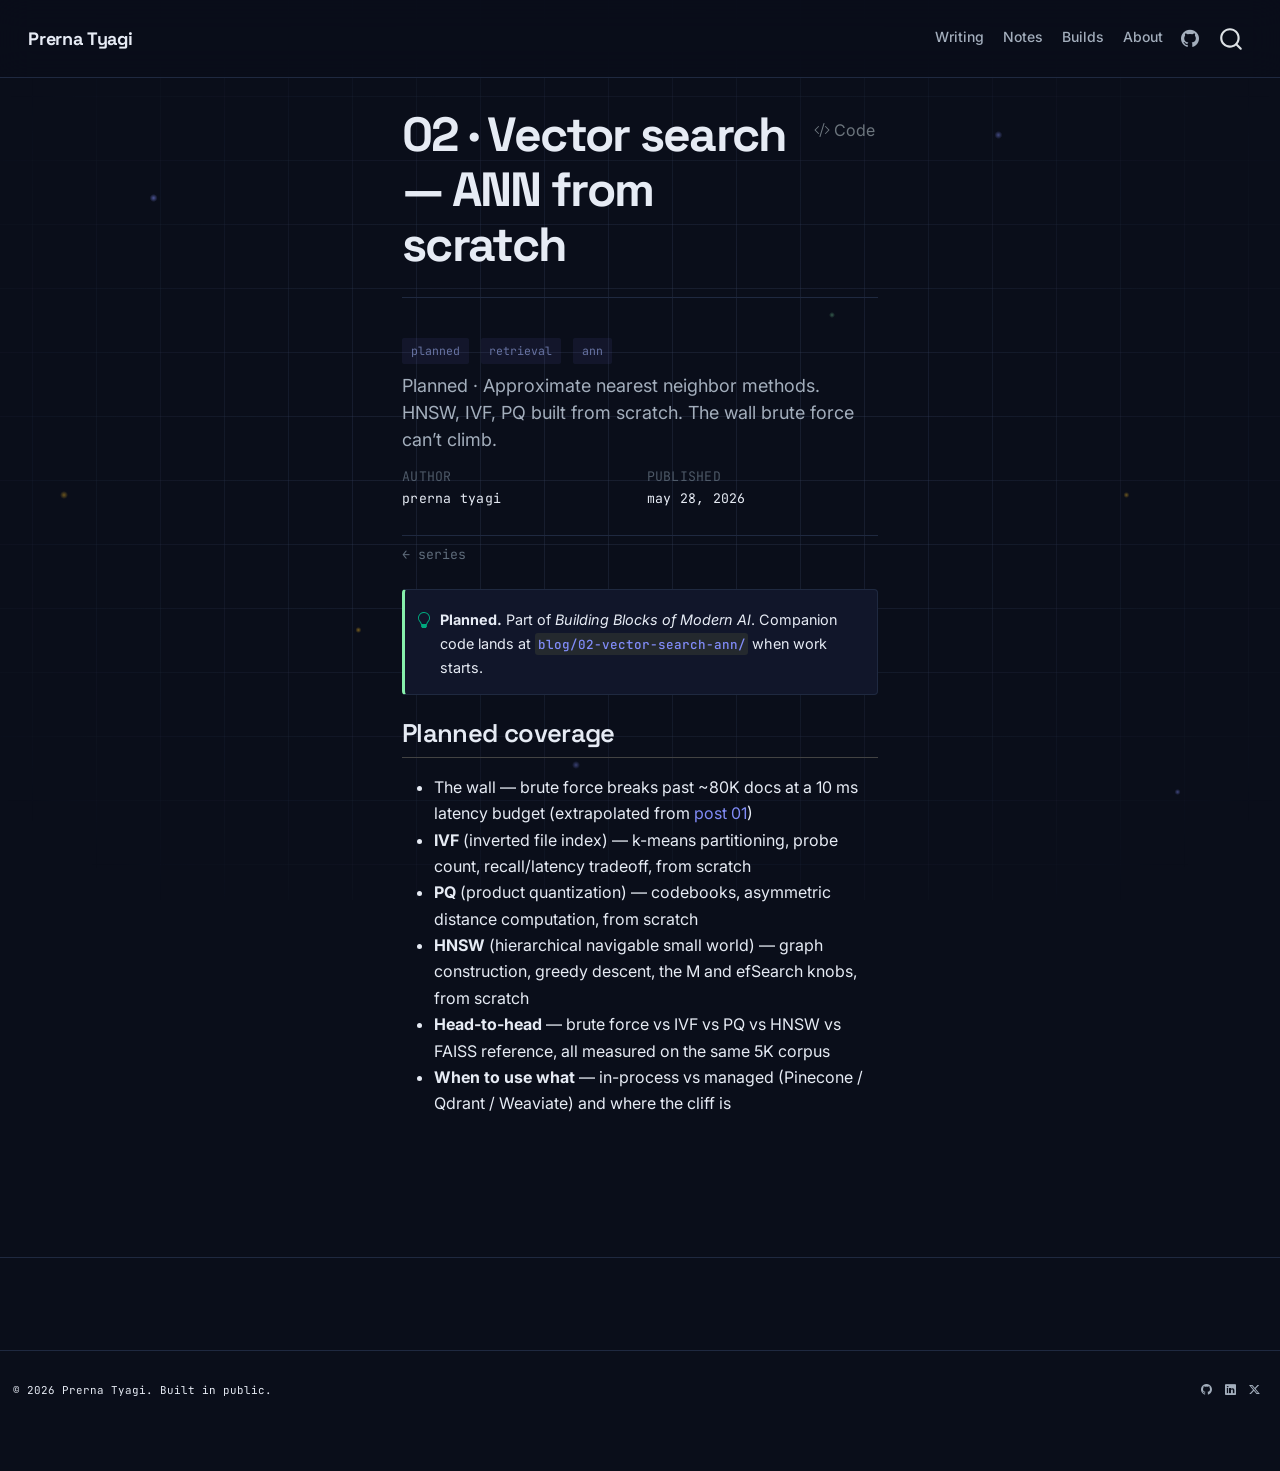
<file: posts/02-vector-search-ann/index.html>
<!DOCTYPE html>
<html xmlns="http://www.w3.org/1999/xhtml" lang="en" xml:lang="en"><head>

<meta charset="utf-8">
<meta name="generator" content="quarto-1.9.38">

<meta name="viewport" content="width=device-width, initial-scale=1.0, user-scalable=yes">

<meta name="author" content="Prerna Tyagi">
<meta name="dcterms.date" content="2026-05-28">
<meta name="description" content="Planned · Approximate nearest neighbor methods. HNSW, IVF, PQ built from scratch. The wall brute force can’t climb.">

<title>02 · Vector search — ANN from scratch – Prerna Tyagi</title>
<style>
/* Default styles provided by pandoc.
** See https://pandoc.org/MANUAL.html#variables-for-html for config info.
*/
code{white-space: pre-wrap;}
span.smallcaps{font-variant: small-caps;}
div.columns{display: flex; gap: min(4vw, 1.5em);}
div.column{flex: auto; overflow-x: auto;}
div.hanging-indent{margin-left: 1.5em; text-indent: -1.5em;}
ul.task-list{list-style: none;}
ul.task-list li input[type="checkbox"] {
  width: 0.8em;
  margin: 0 0.8em 0.2em -1em; /* quarto-specific, see https://github.com/quarto-dev/quarto-cli/issues/4556 */ 
  vertical-align: middle;
}
/* CSS for syntax highlighting */
html { -webkit-text-size-adjust: 100%; }
pre > code.sourceCode { white-space: pre; position: relative; }
pre > code.sourceCode > span { display: inline-block; line-height: 1.25; }
pre > code.sourceCode > span:empty { height: 1.2em; }
.sourceCode { overflow: visible; }
code.sourceCode > span { color: inherit; text-decoration: inherit; }
div.sourceCode { margin: 1em 0; }
pre.sourceCode { margin: 0; }
@media screen {
div.sourceCode { overflow: auto; }
}
@media print {
pre > code.sourceCode { white-space: pre-wrap; }
pre > code.sourceCode > span { text-indent: -5em; padding-left: 5em; }
}
pre.numberSource code
  { counter-reset: source-line 0; }
pre.numberSource code > span
  { position: relative; left: -4em; counter-increment: source-line; }
pre.numberSource code > span > a:first-child::before
  { content: counter(source-line);
    position: relative; left: -1em; text-align: right; vertical-align: baseline;
    border: none; display: inline-block;
    -webkit-touch-callout: none; -webkit-user-select: none;
    -khtml-user-select: none; -moz-user-select: none;
    -ms-user-select: none; user-select: none;
    padding: 0 4px; width: 4em;
  }
pre.numberSource { margin-left: 3em;  padding-left: 4px; }
div.sourceCode
  {   }
@media screen {
pre > code.sourceCode > span > a:first-child::before { text-decoration: underline; }
}
</style>


<script src="../../site_libs/quarto-nav/quarto-nav.js"></script>
<script src="../../site_libs/clipboard/clipboard.min.js"></script>
<script src="../../site_libs/quarto-search/autocomplete.umd.js"></script>
<script src="../../site_libs/quarto-search/fuse.min.js"></script>
<script src="../../site_libs/quarto-search/quarto-search.js"></script>
<meta name="quarto:offset" content="../../">
<script src="../../site_libs/quarto-html/quarto.js" type="module"></script>
<script src="../../site_libs/quarto-html/tabsets/tabsets.js" type="module"></script>
<script src="../../site_libs/quarto-html/popper.min.js"></script>
<script src="../../site_libs/quarto-html/tippy.umd.min.js"></script>
<script src="../../site_libs/quarto-html/anchor.min.js"></script>
<link href="../../site_libs/quarto-html/tippy.css" rel="stylesheet">
<link href="../../site_libs/quarto-html/quarto-syntax-highlighting-dark-6b6957c917596b414ec0b78690761e87.css" rel="stylesheet" id="quarto-text-highlighting-styles">
<script src="../../site_libs/bootstrap/bootstrap.min.js"></script>
<link href="../../site_libs/bootstrap/bootstrap-icons.css" rel="stylesheet">
<link href="../../site_libs/bootstrap/bootstrap-1dccbeb59330fe2078eb7e94e5353f6d.min.css" rel="stylesheet" append-hash="true" id="quarto-bootstrap" data-mode="dark">
<script id="quarto-search-options" type="application/json">{
  "location": "navbar",
  "copy-button": false,
  "collapse-after": 3,
  "panel-placement": "end",
  "type": "overlay",
  "limit": 50,
  "keyboard-shortcut": [
    "f",
    "/",
    "s"
  ],
  "show-item-context": false,
  "language": {
    "search-no-results-text": "No results",
    "search-matching-documents-text": "matching documents",
    "search-copy-link-title": "Copy link to search",
    "search-hide-matches-text": "Hide additional matches",
    "search-more-match-text": "more match in this document",
    "search-more-matches-text": "more matches in this document",
    "search-clear-button-title": "Clear",
    "search-text-placeholder": "",
    "search-detached-cancel-button-title": "Cancel",
    "search-submit-button-title": "Submit",
    "search-label": "Search"
  }
}</script>
<style>html{ scroll-behavior: smooth; }</style>


<link rel="stylesheet" href="../../styles.css">
</head>

<body class="nav-fixed fullcontent quarto-light">

<div id="quarto-search-results"></div>
  <header id="quarto-header" class="headroom fixed-top">
    <nav class="navbar navbar-expand-lg " data-bs-theme="dark">
      <div class="navbar-container container-fluid">
      <div class="navbar-brand-container mx-auto">
    <a class="navbar-brand" href="../../index.html">
    <span class="navbar-title">Prerna Tyagi</span>
    </a>
  </div>
            <div id="quarto-search" class="" title="Search"></div>
          <button class="navbar-toggler" type="button" data-bs-toggle="collapse" data-bs-target="#navbarCollapse" aria-controls="navbarCollapse" role="menu" aria-expanded="false" aria-label="Toggle navigation" onclick="if (window.quartoToggleHeadroom) { window.quartoToggleHeadroom(); }">
  <span class="navbar-toggler-icon"></span>
</button>
          <div class="collapse navbar-collapse" id="navbarCollapse">
            <ul class="navbar-nav navbar-nav-scroll ms-auto">
  <li class="nav-item">
    <a class="nav-link" href="../../index.html"> 
<span class="menu-text">Writing</span></a>
  </li>  
  <li class="nav-item">
    <a class="nav-link" href="https://github.com/tyagiprerna0808/ml-applied-depth/tree/main/notes"> 
<span class="menu-text">Notes</span></a>
  </li>  
  <li class="nav-item">
    <a class="nav-link" href="../../projects.html"> 
<span class="menu-text">Builds</span></a>
  </li>  
  <li class="nav-item">
    <a class="nav-link" href="../../about.html"> 
<span class="menu-text">About</span></a>
  </li>  
  <li class="nav-item compact">
    <a class="nav-link" href="https://github.com/tyagiprerna0808"> <i class="bi bi-github" role="img" aria-label="GitHub">
</i> 
<span class="menu-text"></span></a>
  </li>  
</ul>
          </div> <!-- /navcollapse -->
            <div class="quarto-navbar-tools">
</div>
      </div> <!-- /container-fluid -->
    </nav>
</header>
<!-- content -->
<div id="quarto-content" class="quarto-container page-columns page-rows-contents page-layout-article page-navbar">
<!-- sidebar -->
<!-- margin-sidebar -->
    
<!-- main -->
<main class="content" id="quarto-document-content">

<header id="title-block-header" class="quarto-title-block default">
<div class="quarto-title">
<div class="quarto-title-block"><div><h1 class="title">02 · Vector search — ANN from scratch</h1><button type="button" class="btn code-tools-button" id="quarto-code-tools-source"><i class="bi"></i> Code</button></div></div>
  <div class="quarto-categories">
    <div class="quarto-category">planned</div>
    <div class="quarto-category">retrieval</div>
    <div class="quarto-category">ann</div>
  </div>
  </div>

<div>
  <div class="description">
    Planned · Approximate nearest neighbor methods. HNSW, IVF, PQ built from scratch. The wall brute force can’t climb.
  </div>
</div>


<div class="quarto-title-meta">

    <div>
    <div class="quarto-title-meta-heading">Author</div>
    <div class="quarto-title-meta-contents">
             <p>Prerna Tyagi </p>
          </div>
  </div>
    
    <div>
    <div class="quarto-title-meta-heading">Published</div>
    <div class="quarto-title-meta-contents">
      <p class="date">May 28, 2026</p>
    </div>
  </div>
  
    
  </div>
  


</header>


<p class="breadcrumb-mono">
<a href="../../">← series</a>
</p>
<div class="callout callout-style-simple callout-tip">
<div class="callout-body d-flex">
<div class="callout-icon-container">
<i class="callout-icon"></i>
</div>
<div class="callout-body-container">
<p><strong>Planned.</strong> Part of <em>Building Blocks of Modern AI</em>. Companion code lands at <a href="https://github.com/tyagiprerna0808/ml-applied-depth"><code>blog/02-vector-search-ann/</code></a> when work starts.</p>
</div>
</div>
</div>
<section id="planned-coverage" class="level2">
<h2 class="anchored" data-anchor-id="planned-coverage">Planned coverage</h2>
<ul>
<li>The wall — brute force breaks past ~80K docs at a 10 ms latency budget (extrapolated from <a href="../01-embeddings-vector-search/">post 01</a>)</li>
<li><strong>IVF</strong> (inverted file index) — k-means partitioning, probe count, recall/latency tradeoff, from scratch</li>
<li><strong>PQ</strong> (product quantization) — codebooks, asymmetric distance computation, from scratch</li>
<li><strong>HNSW</strong> (hierarchical navigable small world) — graph construction, greedy descent, the M and efSearch knobs, from scratch</li>
<li><strong>Head-to-head</strong> — brute force vs IVF vs PQ vs HNSW vs FAISS reference, all measured on the same 5K corpus</li>
<li><strong>When to use what</strong> — in-process vs managed (Pinecone / Qdrant / Weaviate) and where the cliff is</li>
</ul>


<!-- -->

</section>

</main> <!-- /main -->
<script id="quarto-html-after-body" type="application/javascript">
  window.document.addEventListener("DOMContentLoaded", function (event) {
    const icon = "";
    const anchorJS = new window.AnchorJS();
    anchorJS.options = {
      placement: 'right',
      icon: icon
    };
    anchorJS.add('.anchored');
    const isCodeAnnotation = (el) => {
      for (const clz of el.classList) {
        if (clz.startsWith('code-annotation-')) {                     
          return true;
        }
      }
      return false;
    }
    const onCopySuccess = function(e) {
      // button target
      const button = e.trigger;
      // don't keep focus
      button.blur();
      // flash "checked"
      button.classList.add('code-copy-button-checked');
      var currentTitle = button.getAttribute("title");
      button.setAttribute("title", "Copied!");
      let tooltip;
      if (window.bootstrap) {
        button.setAttribute("data-bs-toggle", "tooltip");
        button.setAttribute("data-bs-placement", "left");
        button.setAttribute("data-bs-title", "Copied!");
        tooltip = new bootstrap.Tooltip(button, 
          { trigger: "manual", 
            customClass: "code-copy-button-tooltip",
            offset: [0, -8]});
        tooltip.show();    
      }
      setTimeout(function() {
        if (tooltip) {
          tooltip.hide();
          button.removeAttribute("data-bs-title");
          button.removeAttribute("data-bs-toggle");
          button.removeAttribute("data-bs-placement");
        }
        button.setAttribute("title", currentTitle);
        button.classList.remove('code-copy-button-checked');
      }, 1000);
      // clear code selection
      e.clearSelection();
    }
    const getTextToCopy = function(trigger) {
      const outerScaffold = trigger.parentElement.cloneNode(true);
      const codeEl = outerScaffold.querySelector('code');
      for (const childEl of codeEl.children) {
        if (isCodeAnnotation(childEl)) {
          childEl.remove();
        }
      }
      return codeEl.innerText;
    }
    const clipboard = new window.ClipboardJS('.code-copy-button:not([data-in-quarto-modal])', {
      text: getTextToCopy
    });
    clipboard.on('success', onCopySuccess);
    if (window.document.getElementById('quarto-embedded-source-code-modal')) {
      const clipboardModal = new window.ClipboardJS('.code-copy-button[data-in-quarto-modal]', {
        text: getTextToCopy,
        container: window.document.getElementById('quarto-embedded-source-code-modal')
      });
      clipboardModal.on('success', onCopySuccess);
    }
    const viewSource = window.document.getElementById('quarto-view-source') ||
                       window.document.getElementById('quarto-code-tools-source');
    if (viewSource) {
      const sourceUrl = viewSource.getAttribute("data-quarto-source-url");
      viewSource.addEventListener("click", function(e) {
        if (sourceUrl) {
          // rstudio viewer pane
          if (/\bcapabilities=\b/.test(window.location)) {
            window.open(sourceUrl);
          } else {
            window.location.href = sourceUrl;
          }
        } else {
          const modal = new bootstrap.Modal(document.getElementById('quarto-embedded-source-code-modal'));
          modal.show();
        }
        return false;
      });
    }
    function toggleCodeHandler(show) {
      return function(e) {
        const detailsSrc = window.document.querySelectorAll(".cell > details > .sourceCode");
        for (let i=0; i<detailsSrc.length; i++) {
          const details = detailsSrc[i].parentElement;
          if (show) {
            details.open = true;
          } else {
            details.removeAttribute("open");
          }
        }
        const cellCodeDivs = window.document.querySelectorAll(".cell > .sourceCode");
        const fromCls = show ? "hidden" : "unhidden";
        const toCls = show ? "unhidden" : "hidden";
        for (let i=0; i<cellCodeDivs.length; i++) {
          const codeDiv = cellCodeDivs[i];
          if (codeDiv.classList.contains(fromCls)) {
            codeDiv.classList.remove(fromCls);
            codeDiv.classList.add(toCls);
          } 
        }
        return false;
      }
    }
    const hideAllCode = window.document.getElementById("quarto-hide-all-code");
    if (hideAllCode) {
      hideAllCode.addEventListener("click", toggleCodeHandler(false));
    }
    const showAllCode = window.document.getElementById("quarto-show-all-code");
    if (showAllCode) {
      showAllCode.addEventListener("click", toggleCodeHandler(true));
    }
      var localhostRegex = new RegExp(/^(?:http|https):\/\/localhost\:?[0-9]*\//);
      var mailtoRegex = new RegExp(/^mailto:/);
        var filterRegex = new RegExp("https:\/\/tyagiprerna0808\.github\.io\/blog");
      var isInternal = (href) => {
          return filterRegex.test(href) || localhostRegex.test(href) || mailtoRegex.test(href);
      }
      // Inspect non-navigation links and adorn them if external
     var links = window.document.querySelectorAll('a[href]:not(.nav-link):not(.navbar-brand):not(.toc-action):not(.sidebar-link):not(.sidebar-item-toggle):not(.pagination-link):not(.no-external):not([aria-hidden]):not(.dropdown-item):not(.quarto-navigation-tool):not(.about-link)');
      for (var i=0; i<links.length; i++) {
        const link = links[i];
        if (!isInternal(link.href)) {
          // undo the damage that might have been done by quarto-nav.js in the case of
          // links that we want to consider external
          if (link.dataset.originalHref !== undefined) {
            link.href = link.dataset.originalHref;
          }
            // target, if specified
            link.setAttribute("target", "_blank");
            if (link.getAttribute("rel") === null) {
              link.setAttribute("rel", "noopener");
            }
        }
      }
    function tippyHover(el, contentFn, onTriggerFn, onUntriggerFn) {
      const config = {
        allowHTML: true,
        maxWidth: 500,
        delay: 100,
        arrow: false,
        appendTo: function(el) {
            return el.parentElement;
        },
        interactive: true,
        interactiveBorder: 10,
        theme: 'quarto',
        placement: 'bottom-start',
      };
      if (contentFn) {
        config.content = contentFn;
      }
      if (onTriggerFn) {
        config.onTrigger = onTriggerFn;
      }
      if (onUntriggerFn) {
        config.onUntrigger = onUntriggerFn;
      }
      window.tippy(el, config); 
    }
    const noterefs = window.document.querySelectorAll('a[role="doc-noteref"]');
    for (var i=0; i<noterefs.length; i++) {
      const ref = noterefs[i];
      tippyHover(ref, function() {
        // use id or data attribute instead here
        let href = ref.getAttribute('data-footnote-href') || ref.getAttribute('href');
        try { href = new URL(href).hash; } catch {}
        const id = href.replace(/^#\/?/, "");
        const note = window.document.getElementById(id);
        if (note) {
          return note.innerHTML;
        } else {
          return "";
        }
      });
    }
    const xrefs = window.document.querySelectorAll('a.quarto-xref');
    const processXRef = (id, note) => {
      // Strip column container classes
      const stripColumnClz = (el) => {
        el.classList.remove("page-full", "page-columns");
        if (el.children) {
          for (const child of el.children) {
            stripColumnClz(child);
          }
        }
      }
      stripColumnClz(note)
      if (id === null || id.startsWith('sec-')) {
        // Special case sections, only their first couple elements
        const container = document.createElement("div");
        if (note.children && note.children.length > 2) {
          container.appendChild(note.children[0].cloneNode(true));
          for (let i = 1; i < note.children.length; i++) {
            const child = note.children[i];
            if (child.tagName === "P" && child.innerText === "") {
              continue;
            } else {
              container.appendChild(child.cloneNode(true));
              break;
            }
          }
          if (window.Quarto?.typesetMath) {
            window.Quarto.typesetMath(container);
          }
          return container.innerHTML
        } else {
          if (window.Quarto?.typesetMath) {
            window.Quarto.typesetMath(note);
          }
          return note.innerHTML;
        }
      } else {
        // Remove any anchor links if they are present
        const anchorLink = note.querySelector('a.anchorjs-link');
        if (anchorLink) {
          anchorLink.remove();
        }
        if (window.Quarto?.typesetMath) {
          window.Quarto.typesetMath(note);
        }
        if (note.classList.contains("callout")) {
          return note.outerHTML;
        } else {
          return note.innerHTML;
        }
      }
    }
    for (var i=0; i<xrefs.length; i++) {
      const xref = xrefs[i];
      tippyHover(xref, undefined, function(instance) {
        instance.disable();
        let url = xref.getAttribute('href');
        let hash = undefined; 
        if (url.startsWith('#')) {
          hash = url;
        } else {
          try { hash = new URL(url).hash; } catch {}
        }
        if (hash) {
          const id = hash.replace(/^#\/?/, "");
          const note = window.document.getElementById(id);
          if (note !== null) {
            try {
              const html = processXRef(id, note.cloneNode(true));
              instance.setContent(html);
            } finally {
              instance.enable();
              instance.show();
            }
          } else {
            // See if we can fetch this
            fetch(url.split('#')[0])
            .then(res => res.text())
            .then(html => {
              const parser = new DOMParser();
              const htmlDoc = parser.parseFromString(html, "text/html");
              const note = htmlDoc.getElementById(id);
              if (note !== null) {
                const html = processXRef(id, note);
                instance.setContent(html);
              } 
            }).finally(() => {
              instance.enable();
              instance.show();
            });
          }
        } else {
          // See if we can fetch a full url (with no hash to target)
          // This is a special case and we should probably do some content thinning / targeting
          fetch(url)
          .then(res => res.text())
          .then(html => {
            const parser = new DOMParser();
            const htmlDoc = parser.parseFromString(html, "text/html");
            const note = htmlDoc.querySelector('main.content');
            if (note !== null) {
              // This should only happen for chapter cross references
              // (since there is no id in the URL)
              // remove the first header
              if (note.children.length > 0 && note.children[0].tagName === "HEADER") {
                note.children[0].remove();
              }
              const html = processXRef(null, note);
              instance.setContent(html);
            } 
          }).finally(() => {
            instance.enable();
            instance.show();
          });
        }
      }, function(instance) {
      });
    }
        let selectedAnnoteEl;
        const selectorForAnnotation = ( cell, annotation) => {
          let cellAttr = 'data-code-cell="' + cell + '"';
          let lineAttr = 'data-code-annotation="' +  annotation + '"';
          const selector = 'span[' + cellAttr + '][' + lineAttr + ']';
          return selector;
        }
        const selectCodeLines = (annoteEl) => {
          const doc = window.document;
          const targetCell = annoteEl.getAttribute("data-target-cell");
          const targetAnnotation = annoteEl.getAttribute("data-target-annotation");
          const annoteSpan = window.document.querySelector(selectorForAnnotation(targetCell, targetAnnotation));
          const lines = annoteSpan.getAttribute("data-code-lines").split(",");
          const lineIds = lines.map((line) => {
            return targetCell + "-" + line;
          })
          let top = null;
          let height = null;
          let parent = null;
          if (lineIds.length > 0) {
              //compute the position of the single el (top and bottom and make a div)
              const el = window.document.getElementById(lineIds[0]);
              top = el.offsetTop;
              height = el.offsetHeight;
              parent = el.parentElement.parentElement;
            if (lineIds.length > 1) {
              const lastEl = window.document.getElementById(lineIds[lineIds.length - 1]);
              const bottom = lastEl.offsetTop + lastEl.offsetHeight;
              height = bottom - top;
            }
            if (top !== null && height !== null && parent !== null) {
              // cook up a div (if necessary) and position it 
              let div = window.document.getElementById("code-annotation-line-highlight");
              if (div === null) {
                div = window.document.createElement("div");
                div.setAttribute("id", "code-annotation-line-highlight");
                div.style.position = 'absolute';
                parent.appendChild(div);
              }
              div.style.top = top - 2 + "px";
              div.style.height = height + 4 + "px";
              div.style.left = 0;
              let gutterDiv = window.document.getElementById("code-annotation-line-highlight-gutter");
              if (gutterDiv === null) {
                gutterDiv = window.document.createElement("div");
                gutterDiv.setAttribute("id", "code-annotation-line-highlight-gutter");
                gutterDiv.style.position = 'absolute';
                const codeCell = window.document.getElementById(targetCell);
                const gutter = codeCell.querySelector('.code-annotation-gutter');
                gutter.appendChild(gutterDiv);
              }
              gutterDiv.style.top = top - 2 + "px";
              gutterDiv.style.height = height + 4 + "px";
            }
            selectedAnnoteEl = annoteEl;
          }
        };
        const unselectCodeLines = () => {
          const elementsIds = ["code-annotation-line-highlight", "code-annotation-line-highlight-gutter"];
          elementsIds.forEach((elId) => {
            const div = window.document.getElementById(elId);
            if (div) {
              div.remove();
            }
          });
          selectedAnnoteEl = undefined;
        };
          // Handle positioning of the toggle
      window.addEventListener(
        "resize",
        throttle(() => {
          elRect = undefined;
          if (selectedAnnoteEl) {
            selectCodeLines(selectedAnnoteEl);
          }
        }, 10)
      );
      function throttle(fn, ms) {
      let throttle = false;
      let timer;
        return (...args) => {
          if(!throttle) { // first call gets through
              fn.apply(this, args);
              throttle = true;
          } else { // all the others get throttled
              if(timer) clearTimeout(timer); // cancel #2
              timer = setTimeout(() => {
                fn.apply(this, args);
                timer = throttle = false;
              }, ms);
          }
        };
      }
        // Attach click handler to the DT
        const annoteDls = window.document.querySelectorAll('dt[data-target-cell]');
        for (const annoteDlNode of annoteDls) {
          annoteDlNode.addEventListener('click', (event) => {
            const clickedEl = event.target;
            if (clickedEl !== selectedAnnoteEl) {
              unselectCodeLines();
              const activeEl = window.document.querySelector('dt[data-target-cell].code-annotation-active');
              if (activeEl) {
                activeEl.classList.remove('code-annotation-active');
              }
              selectCodeLines(clickedEl);
              clickedEl.classList.add('code-annotation-active');
            } else {
              // Unselect the line
              unselectCodeLines();
              clickedEl.classList.remove('code-annotation-active');
            }
          });
        }
    const findCites = (el) => {
      const parentEl = el.parentElement;
      if (parentEl) {
        const cites = parentEl.dataset.cites;
        if (cites) {
          return {
            el,
            cites: cites.split(' ')
          };
        } else {
          return findCites(el.parentElement)
        }
      } else {
        return undefined;
      }
    };
    var bibliorefs = window.document.querySelectorAll('a[role="doc-biblioref"]');
    for (var i=0; i<bibliorefs.length; i++) {
      const ref = bibliorefs[i];
      const citeInfo = findCites(ref);
      if (citeInfo) {
        tippyHover(citeInfo.el, function() {
          var popup = window.document.createElement('div');
          citeInfo.cites.forEach(function(cite) {
            var citeDiv = window.document.createElement('div');
            citeDiv.classList.add('hanging-indent');
            citeDiv.classList.add('csl-entry');
            var biblioDiv = window.document.getElementById('ref-' + cite);
            if (biblioDiv) {
              citeDiv.innerHTML = biblioDiv.innerHTML;
            }
            popup.appendChild(citeDiv);
          });
          return popup.innerHTML;
        });
      }
    }
  });
  </script><div class="modal fade" id="quarto-embedded-source-code-modal" tabindex="-1" aria-labelledby="quarto-embedded-source-code-modal-label" aria-hidden="true"><div class="modal-dialog modal-dialog-scrollable"><div class="modal-content"><div class="modal-header"><h5 class="modal-title" id="quarto-embedded-source-code-modal-label">Source Code</h5><button class="btn-close" data-bs-dismiss="modal"></button></div><div class="modal-body"><div class="">
<div class="code-copy-outer-scaffold"><div class="sourceCode" id="cb1" data-shortcodes="false"><pre class="sourceCode markdown code-with-copy"><code class="sourceCode markdown"><span id="cb1-1"><a href="#cb1-1" aria-hidden="true" tabindex="-1"></a><span class="co">---</span></span>
<span id="cb1-2"><a href="#cb1-2" aria-hidden="true" tabindex="-1"></a><span class="an">title:</span><span class="co"> "02 · Vector search — ANN from scratch"</span></span>
<span id="cb1-3"><a href="#cb1-3" aria-hidden="true" tabindex="-1"></a><span class="an">description:</span><span class="co"> "Planned · Approximate nearest neighbor methods. HNSW, IVF, PQ built from scratch. The wall brute force can't climb."</span></span>
<span id="cb1-4"><a href="#cb1-4" aria-hidden="true" tabindex="-1"></a><span class="an">author:</span><span class="co"> "Prerna Tyagi"</span></span>
<span id="cb1-5"><a href="#cb1-5" aria-hidden="true" tabindex="-1"></a><span class="an">date:</span><span class="co"> "2026-05-28"</span></span>
<span id="cb1-6"><a href="#cb1-6" aria-hidden="true" tabindex="-1"></a><span class="an">categories:</span><span class="co"> [planned, retrieval, ann]</span></span>
<span id="cb1-7"><a href="#cb1-7" aria-hidden="true" tabindex="-1"></a><span class="an">reading-time:</span><span class="co"> true</span></span>
<span id="cb1-8"><a href="#cb1-8" aria-hidden="true" tabindex="-1"></a><span class="an">toc:</span><span class="co"> false</span></span>
<span id="cb1-9"><a href="#cb1-9" aria-hidden="true" tabindex="-1"></a><span class="co">---</span></span>
<span id="cb1-10"><a href="#cb1-10" aria-hidden="true" tabindex="-1"></a></span>
<span id="cb1-11"><a href="#cb1-11" aria-hidden="true" tabindex="-1"></a><span class="dt">&lt;</span><span class="kw">p</span><span class="ot"> class</span><span class="op">=</span><span class="st">"breadcrumb-mono"</span><span class="dt">&gt;</span><span class="co">[</span><span class="ot">← series</span><span class="co">](../../)</span><span class="dt">&lt;/</span><span class="kw">p</span><span class="dt">&gt;</span></span>
<span id="cb1-12"><a href="#cb1-12" aria-hidden="true" tabindex="-1"></a></span>
<span id="cb1-13"><a href="#cb1-13" aria-hidden="true" tabindex="-1"></a>::: {.callout-tip appearance="simple"}</span>
<span id="cb1-14"><a href="#cb1-14" aria-hidden="true" tabindex="-1"></a>**Planned.** Part of *Building Blocks of Modern AI*. Companion code lands at <span class="co">[</span><span class="ot">`blog/02-vector-search-ann/`</span><span class="co">](https://github.com/tyagiprerna0808/ml-applied-depth)</span> when work starts.</span>
<span id="cb1-15"><a href="#cb1-15" aria-hidden="true" tabindex="-1"></a>:::</span>
<span id="cb1-16"><a href="#cb1-16" aria-hidden="true" tabindex="-1"></a></span>
<span id="cb1-17"><a href="#cb1-17" aria-hidden="true" tabindex="-1"></a><span class="fu">## Planned coverage</span></span>
<span id="cb1-18"><a href="#cb1-18" aria-hidden="true" tabindex="-1"></a></span>
<span id="cb1-19"><a href="#cb1-19" aria-hidden="true" tabindex="-1"></a><span class="ss">- </span>The wall — brute force breaks past ~80K docs at a 10 ms latency budget (extrapolated from <span class="co">[</span><span class="ot">post 01</span><span class="co">](../01-embeddings-vector-search/)</span>)</span>
<span id="cb1-20"><a href="#cb1-20" aria-hidden="true" tabindex="-1"></a><span class="ss">- </span>**IVF** (inverted file index) — k-means partitioning, probe count, recall/latency tradeoff, from scratch</span>
<span id="cb1-21"><a href="#cb1-21" aria-hidden="true" tabindex="-1"></a><span class="ss">- </span>**PQ** (product quantization) — codebooks, asymmetric distance computation, from scratch</span>
<span id="cb1-22"><a href="#cb1-22" aria-hidden="true" tabindex="-1"></a><span class="ss">- </span>**HNSW** (hierarchical navigable small world) — graph construction, greedy descent, the M and efSearch knobs, from scratch</span>
<span id="cb1-23"><a href="#cb1-23" aria-hidden="true" tabindex="-1"></a><span class="ss">- </span>**Head-to-head** — brute force vs IVF vs PQ vs HNSW vs FAISS reference, all measured on the same 5K corpus</span>
<span id="cb1-24"><a href="#cb1-24" aria-hidden="true" tabindex="-1"></a><span class="ss">- </span>**When to use what** — in-process vs managed (Pinecone / Qdrant / Weaviate) and where the cliff is</span></code></pre></div><button title="Copy to Clipboard" class="code-copy-button" data-in-quarto-modal=""><i class="bi"></i></button></div>
</div></div></div></div></div>
</div> <!-- /content -->
<footer class="footer">
  <div class="nav-footer">
    <div class="nav-footer-left">
<p>© 2026 Prerna Tyagi. Built in public.</p>
</div>   
    <div class="nav-footer-center">
      &nbsp;
    </div>
    <div class="nav-footer-right">
      <ul class="footer-items list-unstyled">
    <li class="nav-item compact">
    <a class="nav-link" href="https://github.com/tyagiprerna0808">
      <i class="bi bi-github" role="img" aria-label="GitHub">
</i> 
    </a>
  </li>  
    <li class="nav-item compact">
    <a class="nav-link" href="https://www.linkedin.com/in/prerna-tyagi-/">
      <i class="bi bi-linkedin" role="img" aria-label="LinkedIn">
</i> 
    </a>
  </li>  
    <li class="nav-item compact">
    <a class="nav-link" href="https://x.com/prernaaa0808">
      <i class="bi bi-twitter-x" role="img" aria-label="X">
</i> 
    </a>
  </li>  
</ul>
    </div>
  </div>
</footer>




<script src="../../site_libs/quarto-html/zenscroll-min.js"></script>
</body></html>
</file>
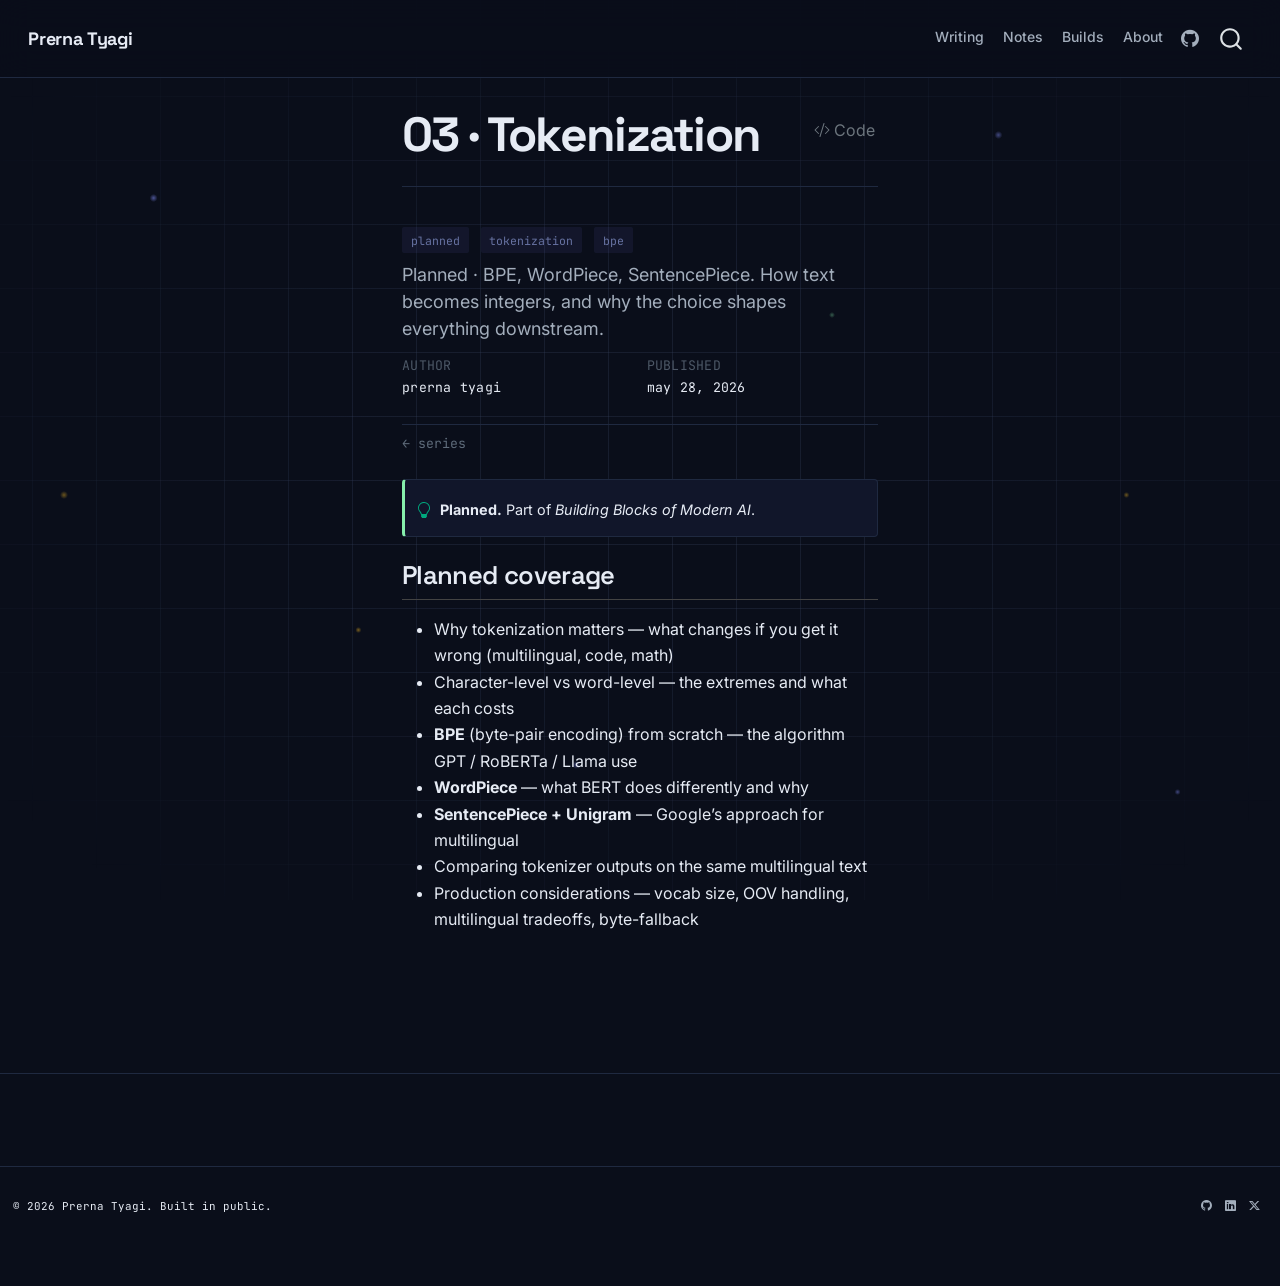
<file: posts/03-tokenization/index.html>
<!DOCTYPE html>
<html xmlns="http://www.w3.org/1999/xhtml" lang="en" xml:lang="en"><head>

<meta charset="utf-8">
<meta name="generator" content="quarto-1.9.38">

<meta name="viewport" content="width=device-width, initial-scale=1.0, user-scalable=yes">

<meta name="author" content="Prerna Tyagi">
<meta name="dcterms.date" content="2026-05-28">
<meta name="description" content="Planned · BPE, WordPiece, SentencePiece. How text becomes integers, and why the choice shapes everything downstream.">

<title>03 · Tokenization – Prerna Tyagi</title>
<style>
/* Default styles provided by pandoc.
** See https://pandoc.org/MANUAL.html#variables-for-html for config info.
*/
code{white-space: pre-wrap;}
span.smallcaps{font-variant: small-caps;}
div.columns{display: flex; gap: min(4vw, 1.5em);}
div.column{flex: auto; overflow-x: auto;}
div.hanging-indent{margin-left: 1.5em; text-indent: -1.5em;}
ul.task-list{list-style: none;}
ul.task-list li input[type="checkbox"] {
  width: 0.8em;
  margin: 0 0.8em 0.2em -1em; /* quarto-specific, see https://github.com/quarto-dev/quarto-cli/issues/4556 */ 
  vertical-align: middle;
}
/* CSS for syntax highlighting */
html { -webkit-text-size-adjust: 100%; }
pre > code.sourceCode { white-space: pre; position: relative; }
pre > code.sourceCode > span { display: inline-block; line-height: 1.25; }
pre > code.sourceCode > span:empty { height: 1.2em; }
.sourceCode { overflow: visible; }
code.sourceCode > span { color: inherit; text-decoration: inherit; }
div.sourceCode { margin: 1em 0; }
pre.sourceCode { margin: 0; }
@media screen {
div.sourceCode { overflow: auto; }
}
@media print {
pre > code.sourceCode { white-space: pre-wrap; }
pre > code.sourceCode > span { text-indent: -5em; padding-left: 5em; }
}
pre.numberSource code
  { counter-reset: source-line 0; }
pre.numberSource code > span
  { position: relative; left: -4em; counter-increment: source-line; }
pre.numberSource code > span > a:first-child::before
  { content: counter(source-line);
    position: relative; left: -1em; text-align: right; vertical-align: baseline;
    border: none; display: inline-block;
    -webkit-touch-callout: none; -webkit-user-select: none;
    -khtml-user-select: none; -moz-user-select: none;
    -ms-user-select: none; user-select: none;
    padding: 0 4px; width: 4em;
  }
pre.numberSource { margin-left: 3em;  padding-left: 4px; }
div.sourceCode
  {   }
@media screen {
pre > code.sourceCode > span > a:first-child::before { text-decoration: underline; }
}
</style>


<script src="../../site_libs/quarto-nav/quarto-nav.js"></script>
<script src="../../site_libs/clipboard/clipboard.min.js"></script>
<script src="../../site_libs/quarto-search/autocomplete.umd.js"></script>
<script src="../../site_libs/quarto-search/fuse.min.js"></script>
<script src="../../site_libs/quarto-search/quarto-search.js"></script>
<meta name="quarto:offset" content="../../">
<script src="../../site_libs/quarto-html/quarto.js" type="module"></script>
<script src="../../site_libs/quarto-html/tabsets/tabsets.js" type="module"></script>
<script src="../../site_libs/quarto-html/popper.min.js"></script>
<script src="../../site_libs/quarto-html/tippy.umd.min.js"></script>
<script src="../../site_libs/quarto-html/anchor.min.js"></script>
<link href="../../site_libs/quarto-html/tippy.css" rel="stylesheet">
<link href="../../site_libs/quarto-html/quarto-syntax-highlighting-dark-6b6957c917596b414ec0b78690761e87.css" rel="stylesheet" id="quarto-text-highlighting-styles">
<script src="../../site_libs/bootstrap/bootstrap.min.js"></script>
<link href="../../site_libs/bootstrap/bootstrap-icons.css" rel="stylesheet">
<link href="../../site_libs/bootstrap/bootstrap-1dccbeb59330fe2078eb7e94e5353f6d.min.css" rel="stylesheet" append-hash="true" id="quarto-bootstrap" data-mode="dark">
<script id="quarto-search-options" type="application/json">{
  "location": "navbar",
  "copy-button": false,
  "collapse-after": 3,
  "panel-placement": "end",
  "type": "overlay",
  "limit": 50,
  "keyboard-shortcut": [
    "f",
    "/",
    "s"
  ],
  "show-item-context": false,
  "language": {
    "search-no-results-text": "No results",
    "search-matching-documents-text": "matching documents",
    "search-copy-link-title": "Copy link to search",
    "search-hide-matches-text": "Hide additional matches",
    "search-more-match-text": "more match in this document",
    "search-more-matches-text": "more matches in this document",
    "search-clear-button-title": "Clear",
    "search-text-placeholder": "",
    "search-detached-cancel-button-title": "Cancel",
    "search-submit-button-title": "Submit",
    "search-label": "Search"
  }
}</script>
<style>html{ scroll-behavior: smooth; }</style>


<link rel="stylesheet" href="../../styles.css">
</head>

<body class="nav-fixed fullcontent quarto-light">

<div id="quarto-search-results"></div>
  <header id="quarto-header" class="headroom fixed-top">
    <nav class="navbar navbar-expand-lg " data-bs-theme="dark">
      <div class="navbar-container container-fluid">
      <div class="navbar-brand-container mx-auto">
    <a class="navbar-brand" href="../../index.html">
    <span class="navbar-title">Prerna Tyagi</span>
    </a>
  </div>
            <div id="quarto-search" class="" title="Search"></div>
          <button class="navbar-toggler" type="button" data-bs-toggle="collapse" data-bs-target="#navbarCollapse" aria-controls="navbarCollapse" role="menu" aria-expanded="false" aria-label="Toggle navigation" onclick="if (window.quartoToggleHeadroom) { window.quartoToggleHeadroom(); }">
  <span class="navbar-toggler-icon"></span>
</button>
          <div class="collapse navbar-collapse" id="navbarCollapse">
            <ul class="navbar-nav navbar-nav-scroll ms-auto">
  <li class="nav-item">
    <a class="nav-link" href="../../index.html"> 
<span class="menu-text">Writing</span></a>
  </li>  
  <li class="nav-item">
    <a class="nav-link" href="https://github.com/tyagiprerna0808/ml-applied-depth/tree/main/notes"> 
<span class="menu-text">Notes</span></a>
  </li>  
  <li class="nav-item">
    <a class="nav-link" href="../../projects.html"> 
<span class="menu-text">Builds</span></a>
  </li>  
  <li class="nav-item">
    <a class="nav-link" href="../../about.html"> 
<span class="menu-text">About</span></a>
  </li>  
  <li class="nav-item compact">
    <a class="nav-link" href="https://github.com/tyagiprerna0808"> <i class="bi bi-github" role="img" aria-label="GitHub">
</i> 
<span class="menu-text"></span></a>
  </li>  
</ul>
          </div> <!-- /navcollapse -->
            <div class="quarto-navbar-tools">
</div>
      </div> <!-- /container-fluid -->
    </nav>
</header>
<!-- content -->
<div id="quarto-content" class="quarto-container page-columns page-rows-contents page-layout-article page-navbar">
<!-- sidebar -->
<!-- margin-sidebar -->
    
<!-- main -->
<main class="content" id="quarto-document-content">

<header id="title-block-header" class="quarto-title-block default">
<div class="quarto-title">
<div class="quarto-title-block"><div><h1 class="title">03 · Tokenization</h1><button type="button" class="btn code-tools-button" id="quarto-code-tools-source"><i class="bi"></i> Code</button></div></div>
  <div class="quarto-categories">
    <div class="quarto-category">planned</div>
    <div class="quarto-category">tokenization</div>
    <div class="quarto-category">bpe</div>
  </div>
  </div>

<div>
  <div class="description">
    Planned · BPE, WordPiece, SentencePiece. How text becomes integers, and why the choice shapes everything downstream.
  </div>
</div>


<div class="quarto-title-meta">

    <div>
    <div class="quarto-title-meta-heading">Author</div>
    <div class="quarto-title-meta-contents">
             <p>Prerna Tyagi </p>
          </div>
  </div>
    
    <div>
    <div class="quarto-title-meta-heading">Published</div>
    <div class="quarto-title-meta-contents">
      <p class="date">May 28, 2026</p>
    </div>
  </div>
  
    
  </div>
  


</header>


<p class="breadcrumb-mono">
<a href="../../">← series</a>
</p>
<div class="callout callout-style-simple callout-tip">
<div class="callout-body d-flex">
<div class="callout-icon-container">
<i class="callout-icon"></i>
</div>
<div class="callout-body-container">
<p><strong>Planned.</strong> Part of <em>Building Blocks of Modern AI</em>.</p>
</div>
</div>
</div>
<section id="planned-coverage" class="level2">
<h2 class="anchored" data-anchor-id="planned-coverage">Planned coverage</h2>
<ul>
<li>Why tokenization matters — what changes if you get it wrong (multilingual, code, math)</li>
<li>Character-level vs word-level — the extremes and what each costs</li>
<li><strong>BPE</strong> (byte-pair encoding) from scratch — the algorithm GPT / RoBERTa / Llama use</li>
<li><strong>WordPiece</strong> — what BERT does differently and why</li>
<li><strong>SentencePiece + Unigram</strong> — Google’s approach for multilingual</li>
<li>Comparing tokenizer outputs on the same multilingual text</li>
<li>Production considerations — vocab size, OOV handling, multilingual tradeoffs, byte-fallback</li>
</ul>


<!-- -->

</section>

</main> <!-- /main -->
<script id="quarto-html-after-body" type="application/javascript">
  window.document.addEventListener("DOMContentLoaded", function (event) {
    const icon = "";
    const anchorJS = new window.AnchorJS();
    anchorJS.options = {
      placement: 'right',
      icon: icon
    };
    anchorJS.add('.anchored');
    const isCodeAnnotation = (el) => {
      for (const clz of el.classList) {
        if (clz.startsWith('code-annotation-')) {                     
          return true;
        }
      }
      return false;
    }
    const onCopySuccess = function(e) {
      // button target
      const button = e.trigger;
      // don't keep focus
      button.blur();
      // flash "checked"
      button.classList.add('code-copy-button-checked');
      var currentTitle = button.getAttribute("title");
      button.setAttribute("title", "Copied!");
      let tooltip;
      if (window.bootstrap) {
        button.setAttribute("data-bs-toggle", "tooltip");
        button.setAttribute("data-bs-placement", "left");
        button.setAttribute("data-bs-title", "Copied!");
        tooltip = new bootstrap.Tooltip(button, 
          { trigger: "manual", 
            customClass: "code-copy-button-tooltip",
            offset: [0, -8]});
        tooltip.show();    
      }
      setTimeout(function() {
        if (tooltip) {
          tooltip.hide();
          button.removeAttribute("data-bs-title");
          button.removeAttribute("data-bs-toggle");
          button.removeAttribute("data-bs-placement");
        }
        button.setAttribute("title", currentTitle);
        button.classList.remove('code-copy-button-checked');
      }, 1000);
      // clear code selection
      e.clearSelection();
    }
    const getTextToCopy = function(trigger) {
      const outerScaffold = trigger.parentElement.cloneNode(true);
      const codeEl = outerScaffold.querySelector('code');
      for (const childEl of codeEl.children) {
        if (isCodeAnnotation(childEl)) {
          childEl.remove();
        }
      }
      return codeEl.innerText;
    }
    const clipboard = new window.ClipboardJS('.code-copy-button:not([data-in-quarto-modal])', {
      text: getTextToCopy
    });
    clipboard.on('success', onCopySuccess);
    if (window.document.getElementById('quarto-embedded-source-code-modal')) {
      const clipboardModal = new window.ClipboardJS('.code-copy-button[data-in-quarto-modal]', {
        text: getTextToCopy,
        container: window.document.getElementById('quarto-embedded-source-code-modal')
      });
      clipboardModal.on('success', onCopySuccess);
    }
    const viewSource = window.document.getElementById('quarto-view-source') ||
                       window.document.getElementById('quarto-code-tools-source');
    if (viewSource) {
      const sourceUrl = viewSource.getAttribute("data-quarto-source-url");
      viewSource.addEventListener("click", function(e) {
        if (sourceUrl) {
          // rstudio viewer pane
          if (/\bcapabilities=\b/.test(window.location)) {
            window.open(sourceUrl);
          } else {
            window.location.href = sourceUrl;
          }
        } else {
          const modal = new bootstrap.Modal(document.getElementById('quarto-embedded-source-code-modal'));
          modal.show();
        }
        return false;
      });
    }
    function toggleCodeHandler(show) {
      return function(e) {
        const detailsSrc = window.document.querySelectorAll(".cell > details > .sourceCode");
        for (let i=0; i<detailsSrc.length; i++) {
          const details = detailsSrc[i].parentElement;
          if (show) {
            details.open = true;
          } else {
            details.removeAttribute("open");
          }
        }
        const cellCodeDivs = window.document.querySelectorAll(".cell > .sourceCode");
        const fromCls = show ? "hidden" : "unhidden";
        const toCls = show ? "unhidden" : "hidden";
        for (let i=0; i<cellCodeDivs.length; i++) {
          const codeDiv = cellCodeDivs[i];
          if (codeDiv.classList.contains(fromCls)) {
            codeDiv.classList.remove(fromCls);
            codeDiv.classList.add(toCls);
          } 
        }
        return false;
      }
    }
    const hideAllCode = window.document.getElementById("quarto-hide-all-code");
    if (hideAllCode) {
      hideAllCode.addEventListener("click", toggleCodeHandler(false));
    }
    const showAllCode = window.document.getElementById("quarto-show-all-code");
    if (showAllCode) {
      showAllCode.addEventListener("click", toggleCodeHandler(true));
    }
      var localhostRegex = new RegExp(/^(?:http|https):\/\/localhost\:?[0-9]*\//);
      var mailtoRegex = new RegExp(/^mailto:/);
        var filterRegex = new RegExp("https:\/\/tyagiprerna0808\.github\.io\/blog");
      var isInternal = (href) => {
          return filterRegex.test(href) || localhostRegex.test(href) || mailtoRegex.test(href);
      }
      // Inspect non-navigation links and adorn them if external
     var links = window.document.querySelectorAll('a[href]:not(.nav-link):not(.navbar-brand):not(.toc-action):not(.sidebar-link):not(.sidebar-item-toggle):not(.pagination-link):not(.no-external):not([aria-hidden]):not(.dropdown-item):not(.quarto-navigation-tool):not(.about-link)');
      for (var i=0; i<links.length; i++) {
        const link = links[i];
        if (!isInternal(link.href)) {
          // undo the damage that might have been done by quarto-nav.js in the case of
          // links that we want to consider external
          if (link.dataset.originalHref !== undefined) {
            link.href = link.dataset.originalHref;
          }
            // target, if specified
            link.setAttribute("target", "_blank");
            if (link.getAttribute("rel") === null) {
              link.setAttribute("rel", "noopener");
            }
        }
      }
    function tippyHover(el, contentFn, onTriggerFn, onUntriggerFn) {
      const config = {
        allowHTML: true,
        maxWidth: 500,
        delay: 100,
        arrow: false,
        appendTo: function(el) {
            return el.parentElement;
        },
        interactive: true,
        interactiveBorder: 10,
        theme: 'quarto',
        placement: 'bottom-start',
      };
      if (contentFn) {
        config.content = contentFn;
      }
      if (onTriggerFn) {
        config.onTrigger = onTriggerFn;
      }
      if (onUntriggerFn) {
        config.onUntrigger = onUntriggerFn;
      }
      window.tippy(el, config); 
    }
    const noterefs = window.document.querySelectorAll('a[role="doc-noteref"]');
    for (var i=0; i<noterefs.length; i++) {
      const ref = noterefs[i];
      tippyHover(ref, function() {
        // use id or data attribute instead here
        let href = ref.getAttribute('data-footnote-href') || ref.getAttribute('href');
        try { href = new URL(href).hash; } catch {}
        const id = href.replace(/^#\/?/, "");
        const note = window.document.getElementById(id);
        if (note) {
          return note.innerHTML;
        } else {
          return "";
        }
      });
    }
    const xrefs = window.document.querySelectorAll('a.quarto-xref');
    const processXRef = (id, note) => {
      // Strip column container classes
      const stripColumnClz = (el) => {
        el.classList.remove("page-full", "page-columns");
        if (el.children) {
          for (const child of el.children) {
            stripColumnClz(child);
          }
        }
      }
      stripColumnClz(note)
      if (id === null || id.startsWith('sec-')) {
        // Special case sections, only their first couple elements
        const container = document.createElement("div");
        if (note.children && note.children.length > 2) {
          container.appendChild(note.children[0].cloneNode(true));
          for (let i = 1; i < note.children.length; i++) {
            const child = note.children[i];
            if (child.tagName === "P" && child.innerText === "") {
              continue;
            } else {
              container.appendChild(child.cloneNode(true));
              break;
            }
          }
          if (window.Quarto?.typesetMath) {
            window.Quarto.typesetMath(container);
          }
          return container.innerHTML
        } else {
          if (window.Quarto?.typesetMath) {
            window.Quarto.typesetMath(note);
          }
          return note.innerHTML;
        }
      } else {
        // Remove any anchor links if they are present
        const anchorLink = note.querySelector('a.anchorjs-link');
        if (anchorLink) {
          anchorLink.remove();
        }
        if (window.Quarto?.typesetMath) {
          window.Quarto.typesetMath(note);
        }
        if (note.classList.contains("callout")) {
          return note.outerHTML;
        } else {
          return note.innerHTML;
        }
      }
    }
    for (var i=0; i<xrefs.length; i++) {
      const xref = xrefs[i];
      tippyHover(xref, undefined, function(instance) {
        instance.disable();
        let url = xref.getAttribute('href');
        let hash = undefined; 
        if (url.startsWith('#')) {
          hash = url;
        } else {
          try { hash = new URL(url).hash; } catch {}
        }
        if (hash) {
          const id = hash.replace(/^#\/?/, "");
          const note = window.document.getElementById(id);
          if (note !== null) {
            try {
              const html = processXRef(id, note.cloneNode(true));
              instance.setContent(html);
            } finally {
              instance.enable();
              instance.show();
            }
          } else {
            // See if we can fetch this
            fetch(url.split('#')[0])
            .then(res => res.text())
            .then(html => {
              const parser = new DOMParser();
              const htmlDoc = parser.parseFromString(html, "text/html");
              const note = htmlDoc.getElementById(id);
              if (note !== null) {
                const html = processXRef(id, note);
                instance.setContent(html);
              } 
            }).finally(() => {
              instance.enable();
              instance.show();
            });
          }
        } else {
          // See if we can fetch a full url (with no hash to target)
          // This is a special case and we should probably do some content thinning / targeting
          fetch(url)
          .then(res => res.text())
          .then(html => {
            const parser = new DOMParser();
            const htmlDoc = parser.parseFromString(html, "text/html");
            const note = htmlDoc.querySelector('main.content');
            if (note !== null) {
              // This should only happen for chapter cross references
              // (since there is no id in the URL)
              // remove the first header
              if (note.children.length > 0 && note.children[0].tagName === "HEADER") {
                note.children[0].remove();
              }
              const html = processXRef(null, note);
              instance.setContent(html);
            } 
          }).finally(() => {
            instance.enable();
            instance.show();
          });
        }
      }, function(instance) {
      });
    }
        let selectedAnnoteEl;
        const selectorForAnnotation = ( cell, annotation) => {
          let cellAttr = 'data-code-cell="' + cell + '"';
          let lineAttr = 'data-code-annotation="' +  annotation + '"';
          const selector = 'span[' + cellAttr + '][' + lineAttr + ']';
          return selector;
        }
        const selectCodeLines = (annoteEl) => {
          const doc = window.document;
          const targetCell = annoteEl.getAttribute("data-target-cell");
          const targetAnnotation = annoteEl.getAttribute("data-target-annotation");
          const annoteSpan = window.document.querySelector(selectorForAnnotation(targetCell, targetAnnotation));
          const lines = annoteSpan.getAttribute("data-code-lines").split(",");
          const lineIds = lines.map((line) => {
            return targetCell + "-" + line;
          })
          let top = null;
          let height = null;
          let parent = null;
          if (lineIds.length > 0) {
              //compute the position of the single el (top and bottom and make a div)
              const el = window.document.getElementById(lineIds[0]);
              top = el.offsetTop;
              height = el.offsetHeight;
              parent = el.parentElement.parentElement;
            if (lineIds.length > 1) {
              const lastEl = window.document.getElementById(lineIds[lineIds.length - 1]);
              const bottom = lastEl.offsetTop + lastEl.offsetHeight;
              height = bottom - top;
            }
            if (top !== null && height !== null && parent !== null) {
              // cook up a div (if necessary) and position it 
              let div = window.document.getElementById("code-annotation-line-highlight");
              if (div === null) {
                div = window.document.createElement("div");
                div.setAttribute("id", "code-annotation-line-highlight");
                div.style.position = 'absolute';
                parent.appendChild(div);
              }
              div.style.top = top - 2 + "px";
              div.style.height = height + 4 + "px";
              div.style.left = 0;
              let gutterDiv = window.document.getElementById("code-annotation-line-highlight-gutter");
              if (gutterDiv === null) {
                gutterDiv = window.document.createElement("div");
                gutterDiv.setAttribute("id", "code-annotation-line-highlight-gutter");
                gutterDiv.style.position = 'absolute';
                const codeCell = window.document.getElementById(targetCell);
                const gutter = codeCell.querySelector('.code-annotation-gutter');
                gutter.appendChild(gutterDiv);
              }
              gutterDiv.style.top = top - 2 + "px";
              gutterDiv.style.height = height + 4 + "px";
            }
            selectedAnnoteEl = annoteEl;
          }
        };
        const unselectCodeLines = () => {
          const elementsIds = ["code-annotation-line-highlight", "code-annotation-line-highlight-gutter"];
          elementsIds.forEach((elId) => {
            const div = window.document.getElementById(elId);
            if (div) {
              div.remove();
            }
          });
          selectedAnnoteEl = undefined;
        };
          // Handle positioning of the toggle
      window.addEventListener(
        "resize",
        throttle(() => {
          elRect = undefined;
          if (selectedAnnoteEl) {
            selectCodeLines(selectedAnnoteEl);
          }
        }, 10)
      );
      function throttle(fn, ms) {
      let throttle = false;
      let timer;
        return (...args) => {
          if(!throttle) { // first call gets through
              fn.apply(this, args);
              throttle = true;
          } else { // all the others get throttled
              if(timer) clearTimeout(timer); // cancel #2
              timer = setTimeout(() => {
                fn.apply(this, args);
                timer = throttle = false;
              }, ms);
          }
        };
      }
        // Attach click handler to the DT
        const annoteDls = window.document.querySelectorAll('dt[data-target-cell]');
        for (const annoteDlNode of annoteDls) {
          annoteDlNode.addEventListener('click', (event) => {
            const clickedEl = event.target;
            if (clickedEl !== selectedAnnoteEl) {
              unselectCodeLines();
              const activeEl = window.document.querySelector('dt[data-target-cell].code-annotation-active');
              if (activeEl) {
                activeEl.classList.remove('code-annotation-active');
              }
              selectCodeLines(clickedEl);
              clickedEl.classList.add('code-annotation-active');
            } else {
              // Unselect the line
              unselectCodeLines();
              clickedEl.classList.remove('code-annotation-active');
            }
          });
        }
    const findCites = (el) => {
      const parentEl = el.parentElement;
      if (parentEl) {
        const cites = parentEl.dataset.cites;
        if (cites) {
          return {
            el,
            cites: cites.split(' ')
          };
        } else {
          return findCites(el.parentElement)
        }
      } else {
        return undefined;
      }
    };
    var bibliorefs = window.document.querySelectorAll('a[role="doc-biblioref"]');
    for (var i=0; i<bibliorefs.length; i++) {
      const ref = bibliorefs[i];
      const citeInfo = findCites(ref);
      if (citeInfo) {
        tippyHover(citeInfo.el, function() {
          var popup = window.document.createElement('div');
          citeInfo.cites.forEach(function(cite) {
            var citeDiv = window.document.createElement('div');
            citeDiv.classList.add('hanging-indent');
            citeDiv.classList.add('csl-entry');
            var biblioDiv = window.document.getElementById('ref-' + cite);
            if (biblioDiv) {
              citeDiv.innerHTML = biblioDiv.innerHTML;
            }
            popup.appendChild(citeDiv);
          });
          return popup.innerHTML;
        });
      }
    }
  });
  </script><div class="modal fade" id="quarto-embedded-source-code-modal" tabindex="-1" aria-labelledby="quarto-embedded-source-code-modal-label" aria-hidden="true"><div class="modal-dialog modal-dialog-scrollable"><div class="modal-content"><div class="modal-header"><h5 class="modal-title" id="quarto-embedded-source-code-modal-label">Source Code</h5><button class="btn-close" data-bs-dismiss="modal"></button></div><div class="modal-body"><div class="">
<div class="code-copy-outer-scaffold"><div class="sourceCode" id="cb1" data-shortcodes="false"><pre class="sourceCode markdown code-with-copy"><code class="sourceCode markdown"><span id="cb1-1"><a href="#cb1-1" aria-hidden="true" tabindex="-1"></a><span class="co">---</span></span>
<span id="cb1-2"><a href="#cb1-2" aria-hidden="true" tabindex="-1"></a><span class="an">title:</span><span class="co"> "03 · Tokenization"</span></span>
<span id="cb1-3"><a href="#cb1-3" aria-hidden="true" tabindex="-1"></a><span class="an">description:</span><span class="co"> "Planned · BPE, WordPiece, SentencePiece. How text becomes integers, and why the choice shapes everything downstream."</span></span>
<span id="cb1-4"><a href="#cb1-4" aria-hidden="true" tabindex="-1"></a><span class="an">author:</span><span class="co"> "Prerna Tyagi"</span></span>
<span id="cb1-5"><a href="#cb1-5" aria-hidden="true" tabindex="-1"></a><span class="an">date:</span><span class="co"> "2026-05-28"</span></span>
<span id="cb1-6"><a href="#cb1-6" aria-hidden="true" tabindex="-1"></a><span class="an">categories:</span><span class="co"> [planned, tokenization, bpe]</span></span>
<span id="cb1-7"><a href="#cb1-7" aria-hidden="true" tabindex="-1"></a><span class="an">reading-time:</span><span class="co"> true</span></span>
<span id="cb1-8"><a href="#cb1-8" aria-hidden="true" tabindex="-1"></a><span class="an">toc:</span><span class="co"> false</span></span>
<span id="cb1-9"><a href="#cb1-9" aria-hidden="true" tabindex="-1"></a><span class="co">---</span></span>
<span id="cb1-10"><a href="#cb1-10" aria-hidden="true" tabindex="-1"></a></span>
<span id="cb1-11"><a href="#cb1-11" aria-hidden="true" tabindex="-1"></a><span class="dt">&lt;</span><span class="kw">p</span><span class="ot"> class</span><span class="op">=</span><span class="st">"breadcrumb-mono"</span><span class="dt">&gt;</span><span class="co">[</span><span class="ot">← series</span><span class="co">](../../)</span><span class="dt">&lt;/</span><span class="kw">p</span><span class="dt">&gt;</span></span>
<span id="cb1-12"><a href="#cb1-12" aria-hidden="true" tabindex="-1"></a></span>
<span id="cb1-13"><a href="#cb1-13" aria-hidden="true" tabindex="-1"></a>::: {.callout-tip appearance="simple"}</span>
<span id="cb1-14"><a href="#cb1-14" aria-hidden="true" tabindex="-1"></a>**Planned.** Part of *Building Blocks of Modern AI*.</span>
<span id="cb1-15"><a href="#cb1-15" aria-hidden="true" tabindex="-1"></a>:::</span>
<span id="cb1-16"><a href="#cb1-16" aria-hidden="true" tabindex="-1"></a></span>
<span id="cb1-17"><a href="#cb1-17" aria-hidden="true" tabindex="-1"></a><span class="fu">## Planned coverage</span></span>
<span id="cb1-18"><a href="#cb1-18" aria-hidden="true" tabindex="-1"></a></span>
<span id="cb1-19"><a href="#cb1-19" aria-hidden="true" tabindex="-1"></a><span class="ss">- </span>Why tokenization matters — what changes if you get it wrong (multilingual, code, math)</span>
<span id="cb1-20"><a href="#cb1-20" aria-hidden="true" tabindex="-1"></a><span class="ss">- </span>Character-level vs word-level — the extremes and what each costs</span>
<span id="cb1-21"><a href="#cb1-21" aria-hidden="true" tabindex="-1"></a><span class="ss">- </span>**BPE** (byte-pair encoding) from scratch — the algorithm GPT / RoBERTa / Llama use</span>
<span id="cb1-22"><a href="#cb1-22" aria-hidden="true" tabindex="-1"></a><span class="ss">- </span>**WordPiece** — what BERT does differently and why</span>
<span id="cb1-23"><a href="#cb1-23" aria-hidden="true" tabindex="-1"></a><span class="ss">- </span>**SentencePiece + Unigram** — Google's approach for multilingual</span>
<span id="cb1-24"><a href="#cb1-24" aria-hidden="true" tabindex="-1"></a><span class="ss">- </span>Comparing tokenizer outputs on the same multilingual text</span>
<span id="cb1-25"><a href="#cb1-25" aria-hidden="true" tabindex="-1"></a><span class="ss">- </span>Production considerations — vocab size, OOV handling, multilingual tradeoffs, byte-fallback</span></code></pre></div><button title="Copy to Clipboard" class="code-copy-button" data-in-quarto-modal=""><i class="bi"></i></button></div>
</div></div></div></div></div>
</div> <!-- /content -->
<footer class="footer">
  <div class="nav-footer">
    <div class="nav-footer-left">
<p>© 2026 Prerna Tyagi. Built in public.</p>
</div>   
    <div class="nav-footer-center">
      &nbsp;
    </div>
    <div class="nav-footer-right">
      <ul class="footer-items list-unstyled">
    <li class="nav-item compact">
    <a class="nav-link" href="https://github.com/tyagiprerna0808">
      <i class="bi bi-github" role="img" aria-label="GitHub">
</i> 
    </a>
  </li>  
    <li class="nav-item compact">
    <a class="nav-link" href="https://www.linkedin.com/in/prerna-tyagi-/">
      <i class="bi bi-linkedin" role="img" aria-label="LinkedIn">
</i> 
    </a>
  </li>  
    <li class="nav-item compact">
    <a class="nav-link" href="https://x.com/prernaaa0808">
      <i class="bi bi-twitter-x" role="img" aria-label="X">
</i> 
    </a>
  </li>  
</ul>
    </div>
  </div>
</footer>




<script src="../../site_libs/quarto-html/zenscroll-min.js"></script>
</body></html>
</file>
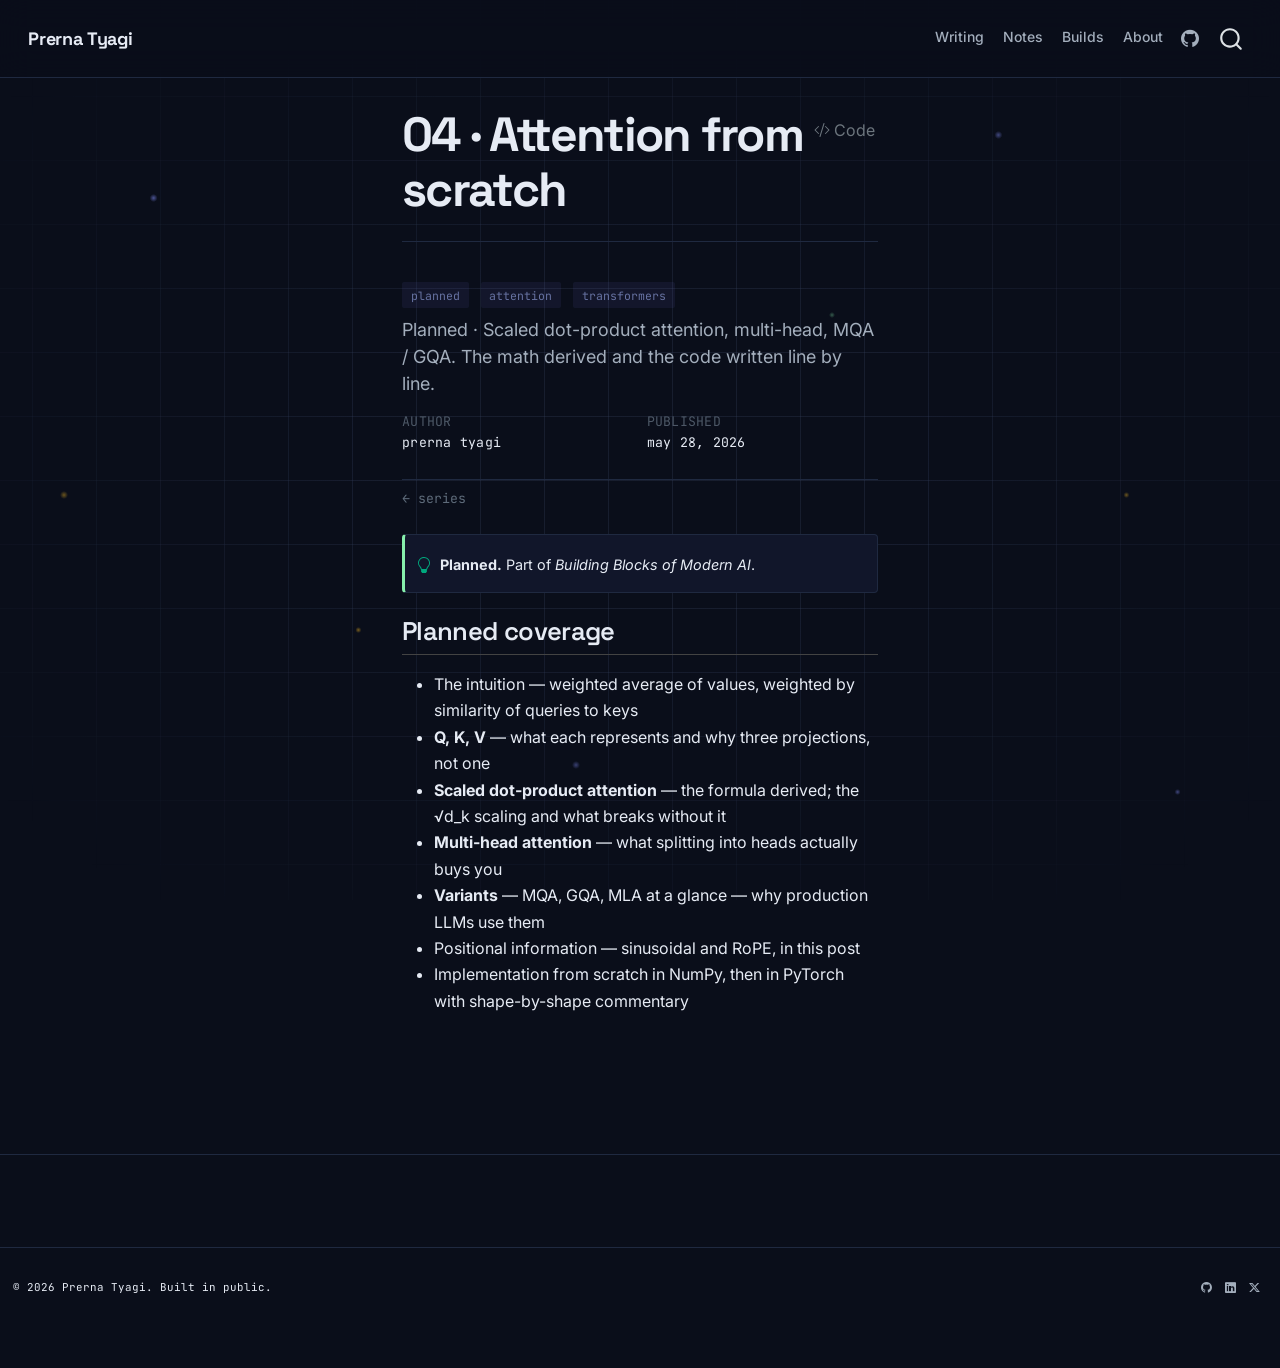
<file: posts/04-attention-from-scratch/index.html>
<!DOCTYPE html>
<html xmlns="http://www.w3.org/1999/xhtml" lang="en" xml:lang="en"><head>

<meta charset="utf-8">
<meta name="generator" content="quarto-1.9.38">

<meta name="viewport" content="width=device-width, initial-scale=1.0, user-scalable=yes">

<meta name="author" content="Prerna Tyagi">
<meta name="dcterms.date" content="2026-05-28">
<meta name="description" content="Planned · Scaled dot-product attention, multi-head, MQA / GQA. The math derived and the code written line by line.">

<title>04 · Attention from scratch – Prerna Tyagi</title>
<style>
/* Default styles provided by pandoc.
** See https://pandoc.org/MANUAL.html#variables-for-html for config info.
*/
code{white-space: pre-wrap;}
span.smallcaps{font-variant: small-caps;}
div.columns{display: flex; gap: min(4vw, 1.5em);}
div.column{flex: auto; overflow-x: auto;}
div.hanging-indent{margin-left: 1.5em; text-indent: -1.5em;}
ul.task-list{list-style: none;}
ul.task-list li input[type="checkbox"] {
  width: 0.8em;
  margin: 0 0.8em 0.2em -1em; /* quarto-specific, see https://github.com/quarto-dev/quarto-cli/issues/4556 */ 
  vertical-align: middle;
}
/* CSS for syntax highlighting */
html { -webkit-text-size-adjust: 100%; }
pre > code.sourceCode { white-space: pre; position: relative; }
pre > code.sourceCode > span { display: inline-block; line-height: 1.25; }
pre > code.sourceCode > span:empty { height: 1.2em; }
.sourceCode { overflow: visible; }
code.sourceCode > span { color: inherit; text-decoration: inherit; }
div.sourceCode { margin: 1em 0; }
pre.sourceCode { margin: 0; }
@media screen {
div.sourceCode { overflow: auto; }
}
@media print {
pre > code.sourceCode { white-space: pre-wrap; }
pre > code.sourceCode > span { text-indent: -5em; padding-left: 5em; }
}
pre.numberSource code
  { counter-reset: source-line 0; }
pre.numberSource code > span
  { position: relative; left: -4em; counter-increment: source-line; }
pre.numberSource code > span > a:first-child::before
  { content: counter(source-line);
    position: relative; left: -1em; text-align: right; vertical-align: baseline;
    border: none; display: inline-block;
    -webkit-touch-callout: none; -webkit-user-select: none;
    -khtml-user-select: none; -moz-user-select: none;
    -ms-user-select: none; user-select: none;
    padding: 0 4px; width: 4em;
  }
pre.numberSource { margin-left: 3em;  padding-left: 4px; }
div.sourceCode
  {   }
@media screen {
pre > code.sourceCode > span > a:first-child::before { text-decoration: underline; }
}
</style>


<script src="../../site_libs/quarto-nav/quarto-nav.js"></script>
<script src="../../site_libs/clipboard/clipboard.min.js"></script>
<script src="../../site_libs/quarto-search/autocomplete.umd.js"></script>
<script src="../../site_libs/quarto-search/fuse.min.js"></script>
<script src="../../site_libs/quarto-search/quarto-search.js"></script>
<meta name="quarto:offset" content="../../">
<script src="../../site_libs/quarto-html/quarto.js" type="module"></script>
<script src="../../site_libs/quarto-html/tabsets/tabsets.js" type="module"></script>
<script src="../../site_libs/quarto-html/popper.min.js"></script>
<script src="../../site_libs/quarto-html/tippy.umd.min.js"></script>
<script src="../../site_libs/quarto-html/anchor.min.js"></script>
<link href="../../site_libs/quarto-html/tippy.css" rel="stylesheet">
<link href="../../site_libs/quarto-html/quarto-syntax-highlighting-dark-6b6957c917596b414ec0b78690761e87.css" rel="stylesheet" id="quarto-text-highlighting-styles">
<script src="../../site_libs/bootstrap/bootstrap.min.js"></script>
<link href="../../site_libs/bootstrap/bootstrap-icons.css" rel="stylesheet">
<link href="../../site_libs/bootstrap/bootstrap-1dccbeb59330fe2078eb7e94e5353f6d.min.css" rel="stylesheet" append-hash="true" id="quarto-bootstrap" data-mode="dark">
<script id="quarto-search-options" type="application/json">{
  "location": "navbar",
  "copy-button": false,
  "collapse-after": 3,
  "panel-placement": "end",
  "type": "overlay",
  "limit": 50,
  "keyboard-shortcut": [
    "f",
    "/",
    "s"
  ],
  "show-item-context": false,
  "language": {
    "search-no-results-text": "No results",
    "search-matching-documents-text": "matching documents",
    "search-copy-link-title": "Copy link to search",
    "search-hide-matches-text": "Hide additional matches",
    "search-more-match-text": "more match in this document",
    "search-more-matches-text": "more matches in this document",
    "search-clear-button-title": "Clear",
    "search-text-placeholder": "",
    "search-detached-cancel-button-title": "Cancel",
    "search-submit-button-title": "Submit",
    "search-label": "Search"
  }
}</script>
<style>html{ scroll-behavior: smooth; }</style>


<link rel="stylesheet" href="../../styles.css">
</head>

<body class="nav-fixed fullcontent quarto-light">

<div id="quarto-search-results"></div>
  <header id="quarto-header" class="headroom fixed-top">
    <nav class="navbar navbar-expand-lg " data-bs-theme="dark">
      <div class="navbar-container container-fluid">
      <div class="navbar-brand-container mx-auto">
    <a class="navbar-brand" href="../../index.html">
    <span class="navbar-title">Prerna Tyagi</span>
    </a>
  </div>
            <div id="quarto-search" class="" title="Search"></div>
          <button class="navbar-toggler" type="button" data-bs-toggle="collapse" data-bs-target="#navbarCollapse" aria-controls="navbarCollapse" role="menu" aria-expanded="false" aria-label="Toggle navigation" onclick="if (window.quartoToggleHeadroom) { window.quartoToggleHeadroom(); }">
  <span class="navbar-toggler-icon"></span>
</button>
          <div class="collapse navbar-collapse" id="navbarCollapse">
            <ul class="navbar-nav navbar-nav-scroll ms-auto">
  <li class="nav-item">
    <a class="nav-link" href="../../index.html"> 
<span class="menu-text">Writing</span></a>
  </li>  
  <li class="nav-item">
    <a class="nav-link" href="https://github.com/tyagiprerna0808/ml-applied-depth/tree/main/notes"> 
<span class="menu-text">Notes</span></a>
  </li>  
  <li class="nav-item">
    <a class="nav-link" href="../../projects.html"> 
<span class="menu-text">Builds</span></a>
  </li>  
  <li class="nav-item">
    <a class="nav-link" href="../../about.html"> 
<span class="menu-text">About</span></a>
  </li>  
  <li class="nav-item compact">
    <a class="nav-link" href="https://github.com/tyagiprerna0808"> <i class="bi bi-github" role="img" aria-label="GitHub">
</i> 
<span class="menu-text"></span></a>
  </li>  
</ul>
          </div> <!-- /navcollapse -->
            <div class="quarto-navbar-tools">
</div>
      </div> <!-- /container-fluid -->
    </nav>
</header>
<!-- content -->
<div id="quarto-content" class="quarto-container page-columns page-rows-contents page-layout-article page-navbar">
<!-- sidebar -->
<!-- margin-sidebar -->
    
<!-- main -->
<main class="content" id="quarto-document-content">

<header id="title-block-header" class="quarto-title-block default">
<div class="quarto-title">
<div class="quarto-title-block"><div><h1 class="title">04 · Attention from scratch</h1><button type="button" class="btn code-tools-button" id="quarto-code-tools-source"><i class="bi"></i> Code</button></div></div>
  <div class="quarto-categories">
    <div class="quarto-category">planned</div>
    <div class="quarto-category">attention</div>
    <div class="quarto-category">transformers</div>
  </div>
  </div>

<div>
  <div class="description">
    Planned · Scaled dot-product attention, multi-head, MQA / GQA. The math derived and the code written line by line.
  </div>
</div>


<div class="quarto-title-meta">

    <div>
    <div class="quarto-title-meta-heading">Author</div>
    <div class="quarto-title-meta-contents">
             <p>Prerna Tyagi </p>
          </div>
  </div>
    
    <div>
    <div class="quarto-title-meta-heading">Published</div>
    <div class="quarto-title-meta-contents">
      <p class="date">May 28, 2026</p>
    </div>
  </div>
  
    
  </div>
  


</header>


<p class="breadcrumb-mono">
<a href="../../">← series</a>
</p>
<div class="callout callout-style-simple callout-tip">
<div class="callout-body d-flex">
<div class="callout-icon-container">
<i class="callout-icon"></i>
</div>
<div class="callout-body-container">
<p><strong>Planned.</strong> Part of <em>Building Blocks of Modern AI</em>.</p>
</div>
</div>
</div>
<section id="planned-coverage" class="level2">
<h2 class="anchored" data-anchor-id="planned-coverage">Planned coverage</h2>
<ul>
<li>The intuition — weighted average of values, weighted by similarity of queries to keys</li>
<li><strong>Q, K, V</strong> — what each represents and why three projections, not one</li>
<li><strong>Scaled dot-product attention</strong> — the formula derived; the √d_k scaling and what breaks without it</li>
<li><strong>Multi-head attention</strong> — what splitting into heads actually buys you</li>
<li><strong>Variants</strong> — MQA, GQA, MLA at a glance — why production LLMs use them</li>
<li>Positional information — sinusoidal and RoPE, in this post</li>
<li>Implementation from scratch in NumPy, then in PyTorch with shape-by-shape commentary</li>
</ul>


<!-- -->

</section>

</main> <!-- /main -->
<script id="quarto-html-after-body" type="application/javascript">
  window.document.addEventListener("DOMContentLoaded", function (event) {
    const icon = "";
    const anchorJS = new window.AnchorJS();
    anchorJS.options = {
      placement: 'right',
      icon: icon
    };
    anchorJS.add('.anchored');
    const isCodeAnnotation = (el) => {
      for (const clz of el.classList) {
        if (clz.startsWith('code-annotation-')) {                     
          return true;
        }
      }
      return false;
    }
    const onCopySuccess = function(e) {
      // button target
      const button = e.trigger;
      // don't keep focus
      button.blur();
      // flash "checked"
      button.classList.add('code-copy-button-checked');
      var currentTitle = button.getAttribute("title");
      button.setAttribute("title", "Copied!");
      let tooltip;
      if (window.bootstrap) {
        button.setAttribute("data-bs-toggle", "tooltip");
        button.setAttribute("data-bs-placement", "left");
        button.setAttribute("data-bs-title", "Copied!");
        tooltip = new bootstrap.Tooltip(button, 
          { trigger: "manual", 
            customClass: "code-copy-button-tooltip",
            offset: [0, -8]});
        tooltip.show();    
      }
      setTimeout(function() {
        if (tooltip) {
          tooltip.hide();
          button.removeAttribute("data-bs-title");
          button.removeAttribute("data-bs-toggle");
          button.removeAttribute("data-bs-placement");
        }
        button.setAttribute("title", currentTitle);
        button.classList.remove('code-copy-button-checked');
      }, 1000);
      // clear code selection
      e.clearSelection();
    }
    const getTextToCopy = function(trigger) {
      const outerScaffold = trigger.parentElement.cloneNode(true);
      const codeEl = outerScaffold.querySelector('code');
      for (const childEl of codeEl.children) {
        if (isCodeAnnotation(childEl)) {
          childEl.remove();
        }
      }
      return codeEl.innerText;
    }
    const clipboard = new window.ClipboardJS('.code-copy-button:not([data-in-quarto-modal])', {
      text: getTextToCopy
    });
    clipboard.on('success', onCopySuccess);
    if (window.document.getElementById('quarto-embedded-source-code-modal')) {
      const clipboardModal = new window.ClipboardJS('.code-copy-button[data-in-quarto-modal]', {
        text: getTextToCopy,
        container: window.document.getElementById('quarto-embedded-source-code-modal')
      });
      clipboardModal.on('success', onCopySuccess);
    }
    const viewSource = window.document.getElementById('quarto-view-source') ||
                       window.document.getElementById('quarto-code-tools-source');
    if (viewSource) {
      const sourceUrl = viewSource.getAttribute("data-quarto-source-url");
      viewSource.addEventListener("click", function(e) {
        if (sourceUrl) {
          // rstudio viewer pane
          if (/\bcapabilities=\b/.test(window.location)) {
            window.open(sourceUrl);
          } else {
            window.location.href = sourceUrl;
          }
        } else {
          const modal = new bootstrap.Modal(document.getElementById('quarto-embedded-source-code-modal'));
          modal.show();
        }
        return false;
      });
    }
    function toggleCodeHandler(show) {
      return function(e) {
        const detailsSrc = window.document.querySelectorAll(".cell > details > .sourceCode");
        for (let i=0; i<detailsSrc.length; i++) {
          const details = detailsSrc[i].parentElement;
          if (show) {
            details.open = true;
          } else {
            details.removeAttribute("open");
          }
        }
        const cellCodeDivs = window.document.querySelectorAll(".cell > .sourceCode");
        const fromCls = show ? "hidden" : "unhidden";
        const toCls = show ? "unhidden" : "hidden";
        for (let i=0; i<cellCodeDivs.length; i++) {
          const codeDiv = cellCodeDivs[i];
          if (codeDiv.classList.contains(fromCls)) {
            codeDiv.classList.remove(fromCls);
            codeDiv.classList.add(toCls);
          } 
        }
        return false;
      }
    }
    const hideAllCode = window.document.getElementById("quarto-hide-all-code");
    if (hideAllCode) {
      hideAllCode.addEventListener("click", toggleCodeHandler(false));
    }
    const showAllCode = window.document.getElementById("quarto-show-all-code");
    if (showAllCode) {
      showAllCode.addEventListener("click", toggleCodeHandler(true));
    }
      var localhostRegex = new RegExp(/^(?:http|https):\/\/localhost\:?[0-9]*\//);
      var mailtoRegex = new RegExp(/^mailto:/);
        var filterRegex = new RegExp("https:\/\/tyagiprerna0808\.github\.io\/blog");
      var isInternal = (href) => {
          return filterRegex.test(href) || localhostRegex.test(href) || mailtoRegex.test(href);
      }
      // Inspect non-navigation links and adorn them if external
     var links = window.document.querySelectorAll('a[href]:not(.nav-link):not(.navbar-brand):not(.toc-action):not(.sidebar-link):not(.sidebar-item-toggle):not(.pagination-link):not(.no-external):not([aria-hidden]):not(.dropdown-item):not(.quarto-navigation-tool):not(.about-link)');
      for (var i=0; i<links.length; i++) {
        const link = links[i];
        if (!isInternal(link.href)) {
          // undo the damage that might have been done by quarto-nav.js in the case of
          // links that we want to consider external
          if (link.dataset.originalHref !== undefined) {
            link.href = link.dataset.originalHref;
          }
            // target, if specified
            link.setAttribute("target", "_blank");
            if (link.getAttribute("rel") === null) {
              link.setAttribute("rel", "noopener");
            }
        }
      }
    function tippyHover(el, contentFn, onTriggerFn, onUntriggerFn) {
      const config = {
        allowHTML: true,
        maxWidth: 500,
        delay: 100,
        arrow: false,
        appendTo: function(el) {
            return el.parentElement;
        },
        interactive: true,
        interactiveBorder: 10,
        theme: 'quarto',
        placement: 'bottom-start',
      };
      if (contentFn) {
        config.content = contentFn;
      }
      if (onTriggerFn) {
        config.onTrigger = onTriggerFn;
      }
      if (onUntriggerFn) {
        config.onUntrigger = onUntriggerFn;
      }
      window.tippy(el, config); 
    }
    const noterefs = window.document.querySelectorAll('a[role="doc-noteref"]');
    for (var i=0; i<noterefs.length; i++) {
      const ref = noterefs[i];
      tippyHover(ref, function() {
        // use id or data attribute instead here
        let href = ref.getAttribute('data-footnote-href') || ref.getAttribute('href');
        try { href = new URL(href).hash; } catch {}
        const id = href.replace(/^#\/?/, "");
        const note = window.document.getElementById(id);
        if (note) {
          return note.innerHTML;
        } else {
          return "";
        }
      });
    }
    const xrefs = window.document.querySelectorAll('a.quarto-xref');
    const processXRef = (id, note) => {
      // Strip column container classes
      const stripColumnClz = (el) => {
        el.classList.remove("page-full", "page-columns");
        if (el.children) {
          for (const child of el.children) {
            stripColumnClz(child);
          }
        }
      }
      stripColumnClz(note)
      if (id === null || id.startsWith('sec-')) {
        // Special case sections, only their first couple elements
        const container = document.createElement("div");
        if (note.children && note.children.length > 2) {
          container.appendChild(note.children[0].cloneNode(true));
          for (let i = 1; i < note.children.length; i++) {
            const child = note.children[i];
            if (child.tagName === "P" && child.innerText === "") {
              continue;
            } else {
              container.appendChild(child.cloneNode(true));
              break;
            }
          }
          if (window.Quarto?.typesetMath) {
            window.Quarto.typesetMath(container);
          }
          return container.innerHTML
        } else {
          if (window.Quarto?.typesetMath) {
            window.Quarto.typesetMath(note);
          }
          return note.innerHTML;
        }
      } else {
        // Remove any anchor links if they are present
        const anchorLink = note.querySelector('a.anchorjs-link');
        if (anchorLink) {
          anchorLink.remove();
        }
        if (window.Quarto?.typesetMath) {
          window.Quarto.typesetMath(note);
        }
        if (note.classList.contains("callout")) {
          return note.outerHTML;
        } else {
          return note.innerHTML;
        }
      }
    }
    for (var i=0; i<xrefs.length; i++) {
      const xref = xrefs[i];
      tippyHover(xref, undefined, function(instance) {
        instance.disable();
        let url = xref.getAttribute('href');
        let hash = undefined; 
        if (url.startsWith('#')) {
          hash = url;
        } else {
          try { hash = new URL(url).hash; } catch {}
        }
        if (hash) {
          const id = hash.replace(/^#\/?/, "");
          const note = window.document.getElementById(id);
          if (note !== null) {
            try {
              const html = processXRef(id, note.cloneNode(true));
              instance.setContent(html);
            } finally {
              instance.enable();
              instance.show();
            }
          } else {
            // See if we can fetch this
            fetch(url.split('#')[0])
            .then(res => res.text())
            .then(html => {
              const parser = new DOMParser();
              const htmlDoc = parser.parseFromString(html, "text/html");
              const note = htmlDoc.getElementById(id);
              if (note !== null) {
                const html = processXRef(id, note);
                instance.setContent(html);
              } 
            }).finally(() => {
              instance.enable();
              instance.show();
            });
          }
        } else {
          // See if we can fetch a full url (with no hash to target)
          // This is a special case and we should probably do some content thinning / targeting
          fetch(url)
          .then(res => res.text())
          .then(html => {
            const parser = new DOMParser();
            const htmlDoc = parser.parseFromString(html, "text/html");
            const note = htmlDoc.querySelector('main.content');
            if (note !== null) {
              // This should only happen for chapter cross references
              // (since there is no id in the URL)
              // remove the first header
              if (note.children.length > 0 && note.children[0].tagName === "HEADER") {
                note.children[0].remove();
              }
              const html = processXRef(null, note);
              instance.setContent(html);
            } 
          }).finally(() => {
            instance.enable();
            instance.show();
          });
        }
      }, function(instance) {
      });
    }
        let selectedAnnoteEl;
        const selectorForAnnotation = ( cell, annotation) => {
          let cellAttr = 'data-code-cell="' + cell + '"';
          let lineAttr = 'data-code-annotation="' +  annotation + '"';
          const selector = 'span[' + cellAttr + '][' + lineAttr + ']';
          return selector;
        }
        const selectCodeLines = (annoteEl) => {
          const doc = window.document;
          const targetCell = annoteEl.getAttribute("data-target-cell");
          const targetAnnotation = annoteEl.getAttribute("data-target-annotation");
          const annoteSpan = window.document.querySelector(selectorForAnnotation(targetCell, targetAnnotation));
          const lines = annoteSpan.getAttribute("data-code-lines").split(",");
          const lineIds = lines.map((line) => {
            return targetCell + "-" + line;
          })
          let top = null;
          let height = null;
          let parent = null;
          if (lineIds.length > 0) {
              //compute the position of the single el (top and bottom and make a div)
              const el = window.document.getElementById(lineIds[0]);
              top = el.offsetTop;
              height = el.offsetHeight;
              parent = el.parentElement.parentElement;
            if (lineIds.length > 1) {
              const lastEl = window.document.getElementById(lineIds[lineIds.length - 1]);
              const bottom = lastEl.offsetTop + lastEl.offsetHeight;
              height = bottom - top;
            }
            if (top !== null && height !== null && parent !== null) {
              // cook up a div (if necessary) and position it 
              let div = window.document.getElementById("code-annotation-line-highlight");
              if (div === null) {
                div = window.document.createElement("div");
                div.setAttribute("id", "code-annotation-line-highlight");
                div.style.position = 'absolute';
                parent.appendChild(div);
              }
              div.style.top = top - 2 + "px";
              div.style.height = height + 4 + "px";
              div.style.left = 0;
              let gutterDiv = window.document.getElementById("code-annotation-line-highlight-gutter");
              if (gutterDiv === null) {
                gutterDiv = window.document.createElement("div");
                gutterDiv.setAttribute("id", "code-annotation-line-highlight-gutter");
                gutterDiv.style.position = 'absolute';
                const codeCell = window.document.getElementById(targetCell);
                const gutter = codeCell.querySelector('.code-annotation-gutter');
                gutter.appendChild(gutterDiv);
              }
              gutterDiv.style.top = top - 2 + "px";
              gutterDiv.style.height = height + 4 + "px";
            }
            selectedAnnoteEl = annoteEl;
          }
        };
        const unselectCodeLines = () => {
          const elementsIds = ["code-annotation-line-highlight", "code-annotation-line-highlight-gutter"];
          elementsIds.forEach((elId) => {
            const div = window.document.getElementById(elId);
            if (div) {
              div.remove();
            }
          });
          selectedAnnoteEl = undefined;
        };
          // Handle positioning of the toggle
      window.addEventListener(
        "resize",
        throttle(() => {
          elRect = undefined;
          if (selectedAnnoteEl) {
            selectCodeLines(selectedAnnoteEl);
          }
        }, 10)
      );
      function throttle(fn, ms) {
      let throttle = false;
      let timer;
        return (...args) => {
          if(!throttle) { // first call gets through
              fn.apply(this, args);
              throttle = true;
          } else { // all the others get throttled
              if(timer) clearTimeout(timer); // cancel #2
              timer = setTimeout(() => {
                fn.apply(this, args);
                timer = throttle = false;
              }, ms);
          }
        };
      }
        // Attach click handler to the DT
        const annoteDls = window.document.querySelectorAll('dt[data-target-cell]');
        for (const annoteDlNode of annoteDls) {
          annoteDlNode.addEventListener('click', (event) => {
            const clickedEl = event.target;
            if (clickedEl !== selectedAnnoteEl) {
              unselectCodeLines();
              const activeEl = window.document.querySelector('dt[data-target-cell].code-annotation-active');
              if (activeEl) {
                activeEl.classList.remove('code-annotation-active');
              }
              selectCodeLines(clickedEl);
              clickedEl.classList.add('code-annotation-active');
            } else {
              // Unselect the line
              unselectCodeLines();
              clickedEl.classList.remove('code-annotation-active');
            }
          });
        }
    const findCites = (el) => {
      const parentEl = el.parentElement;
      if (parentEl) {
        const cites = parentEl.dataset.cites;
        if (cites) {
          return {
            el,
            cites: cites.split(' ')
          };
        } else {
          return findCites(el.parentElement)
        }
      } else {
        return undefined;
      }
    };
    var bibliorefs = window.document.querySelectorAll('a[role="doc-biblioref"]');
    for (var i=0; i<bibliorefs.length; i++) {
      const ref = bibliorefs[i];
      const citeInfo = findCites(ref);
      if (citeInfo) {
        tippyHover(citeInfo.el, function() {
          var popup = window.document.createElement('div');
          citeInfo.cites.forEach(function(cite) {
            var citeDiv = window.document.createElement('div');
            citeDiv.classList.add('hanging-indent');
            citeDiv.classList.add('csl-entry');
            var biblioDiv = window.document.getElementById('ref-' + cite);
            if (biblioDiv) {
              citeDiv.innerHTML = biblioDiv.innerHTML;
            }
            popup.appendChild(citeDiv);
          });
          return popup.innerHTML;
        });
      }
    }
  });
  </script><div class="modal fade" id="quarto-embedded-source-code-modal" tabindex="-1" aria-labelledby="quarto-embedded-source-code-modal-label" aria-hidden="true"><div class="modal-dialog modal-dialog-scrollable"><div class="modal-content"><div class="modal-header"><h5 class="modal-title" id="quarto-embedded-source-code-modal-label">Source Code</h5><button class="btn-close" data-bs-dismiss="modal"></button></div><div class="modal-body"><div class="">
<div class="code-copy-outer-scaffold"><div class="sourceCode" id="cb1" data-shortcodes="false"><pre class="sourceCode markdown code-with-copy"><code class="sourceCode markdown"><span id="cb1-1"><a href="#cb1-1" aria-hidden="true" tabindex="-1"></a><span class="co">---</span></span>
<span id="cb1-2"><a href="#cb1-2" aria-hidden="true" tabindex="-1"></a><span class="an">title:</span><span class="co"> "04 · Attention from scratch"</span></span>
<span id="cb1-3"><a href="#cb1-3" aria-hidden="true" tabindex="-1"></a><span class="an">description:</span><span class="co"> "Planned · Scaled dot-product attention, multi-head, MQA / GQA. The math derived and the code written line by line."</span></span>
<span id="cb1-4"><a href="#cb1-4" aria-hidden="true" tabindex="-1"></a><span class="an">author:</span><span class="co"> "Prerna Tyagi"</span></span>
<span id="cb1-5"><a href="#cb1-5" aria-hidden="true" tabindex="-1"></a><span class="an">date:</span><span class="co"> "2026-05-28"</span></span>
<span id="cb1-6"><a href="#cb1-6" aria-hidden="true" tabindex="-1"></a><span class="an">categories:</span><span class="co"> [planned, attention, transformers]</span></span>
<span id="cb1-7"><a href="#cb1-7" aria-hidden="true" tabindex="-1"></a><span class="an">reading-time:</span><span class="co"> true</span></span>
<span id="cb1-8"><a href="#cb1-8" aria-hidden="true" tabindex="-1"></a><span class="an">toc:</span><span class="co"> false</span></span>
<span id="cb1-9"><a href="#cb1-9" aria-hidden="true" tabindex="-1"></a><span class="co">---</span></span>
<span id="cb1-10"><a href="#cb1-10" aria-hidden="true" tabindex="-1"></a></span>
<span id="cb1-11"><a href="#cb1-11" aria-hidden="true" tabindex="-1"></a><span class="dt">&lt;</span><span class="kw">p</span><span class="ot"> class</span><span class="op">=</span><span class="st">"breadcrumb-mono"</span><span class="dt">&gt;</span><span class="co">[</span><span class="ot">← series</span><span class="co">](../../)</span><span class="dt">&lt;/</span><span class="kw">p</span><span class="dt">&gt;</span></span>
<span id="cb1-12"><a href="#cb1-12" aria-hidden="true" tabindex="-1"></a></span>
<span id="cb1-13"><a href="#cb1-13" aria-hidden="true" tabindex="-1"></a>::: {.callout-tip appearance="simple"}</span>
<span id="cb1-14"><a href="#cb1-14" aria-hidden="true" tabindex="-1"></a>**Planned.** Part of *Building Blocks of Modern AI*.</span>
<span id="cb1-15"><a href="#cb1-15" aria-hidden="true" tabindex="-1"></a>:::</span>
<span id="cb1-16"><a href="#cb1-16" aria-hidden="true" tabindex="-1"></a></span>
<span id="cb1-17"><a href="#cb1-17" aria-hidden="true" tabindex="-1"></a><span class="fu">## Planned coverage</span></span>
<span id="cb1-18"><a href="#cb1-18" aria-hidden="true" tabindex="-1"></a></span>
<span id="cb1-19"><a href="#cb1-19" aria-hidden="true" tabindex="-1"></a><span class="ss">- </span>The intuition — weighted average of values, weighted by similarity of queries to keys</span>
<span id="cb1-20"><a href="#cb1-20" aria-hidden="true" tabindex="-1"></a><span class="ss">- </span>**Q, K, V** — what each represents and why three projections, not one</span>
<span id="cb1-21"><a href="#cb1-21" aria-hidden="true" tabindex="-1"></a><span class="ss">- </span>**Scaled dot-product attention** — the formula derived; the √d_k scaling and what breaks without it</span>
<span id="cb1-22"><a href="#cb1-22" aria-hidden="true" tabindex="-1"></a><span class="ss">- </span>**Multi-head attention** — what splitting into heads actually buys you</span>
<span id="cb1-23"><a href="#cb1-23" aria-hidden="true" tabindex="-1"></a><span class="ss">- </span>**Variants** — MQA, GQA, MLA at a glance — why production LLMs use them</span>
<span id="cb1-24"><a href="#cb1-24" aria-hidden="true" tabindex="-1"></a><span class="ss">- </span>Positional information — sinusoidal and RoPE, in this post</span>
<span id="cb1-25"><a href="#cb1-25" aria-hidden="true" tabindex="-1"></a><span class="ss">- </span>Implementation from scratch in NumPy, then in PyTorch with shape-by-shape commentary</span></code></pre></div><button title="Copy to Clipboard" class="code-copy-button" data-in-quarto-modal=""><i class="bi"></i></button></div>
</div></div></div></div></div>
</div> <!-- /content -->
<footer class="footer">
  <div class="nav-footer">
    <div class="nav-footer-left">
<p>© 2026 Prerna Tyagi. Built in public.</p>
</div>   
    <div class="nav-footer-center">
      &nbsp;
    </div>
    <div class="nav-footer-right">
      <ul class="footer-items list-unstyled">
    <li class="nav-item compact">
    <a class="nav-link" href="https://github.com/tyagiprerna0808">
      <i class="bi bi-github" role="img" aria-label="GitHub">
</i> 
    </a>
  </li>  
    <li class="nav-item compact">
    <a class="nav-link" href="https://www.linkedin.com/in/prerna-tyagi-/">
      <i class="bi bi-linkedin" role="img" aria-label="LinkedIn">
</i> 
    </a>
  </li>  
    <li class="nav-item compact">
    <a class="nav-link" href="https://x.com/prernaaa0808">
      <i class="bi bi-twitter-x" role="img" aria-label="X">
</i> 
    </a>
  </li>  
</ul>
    </div>
  </div>
</footer>




<script src="../../site_libs/quarto-html/zenscroll-min.js"></script>
</body></html>
</file>
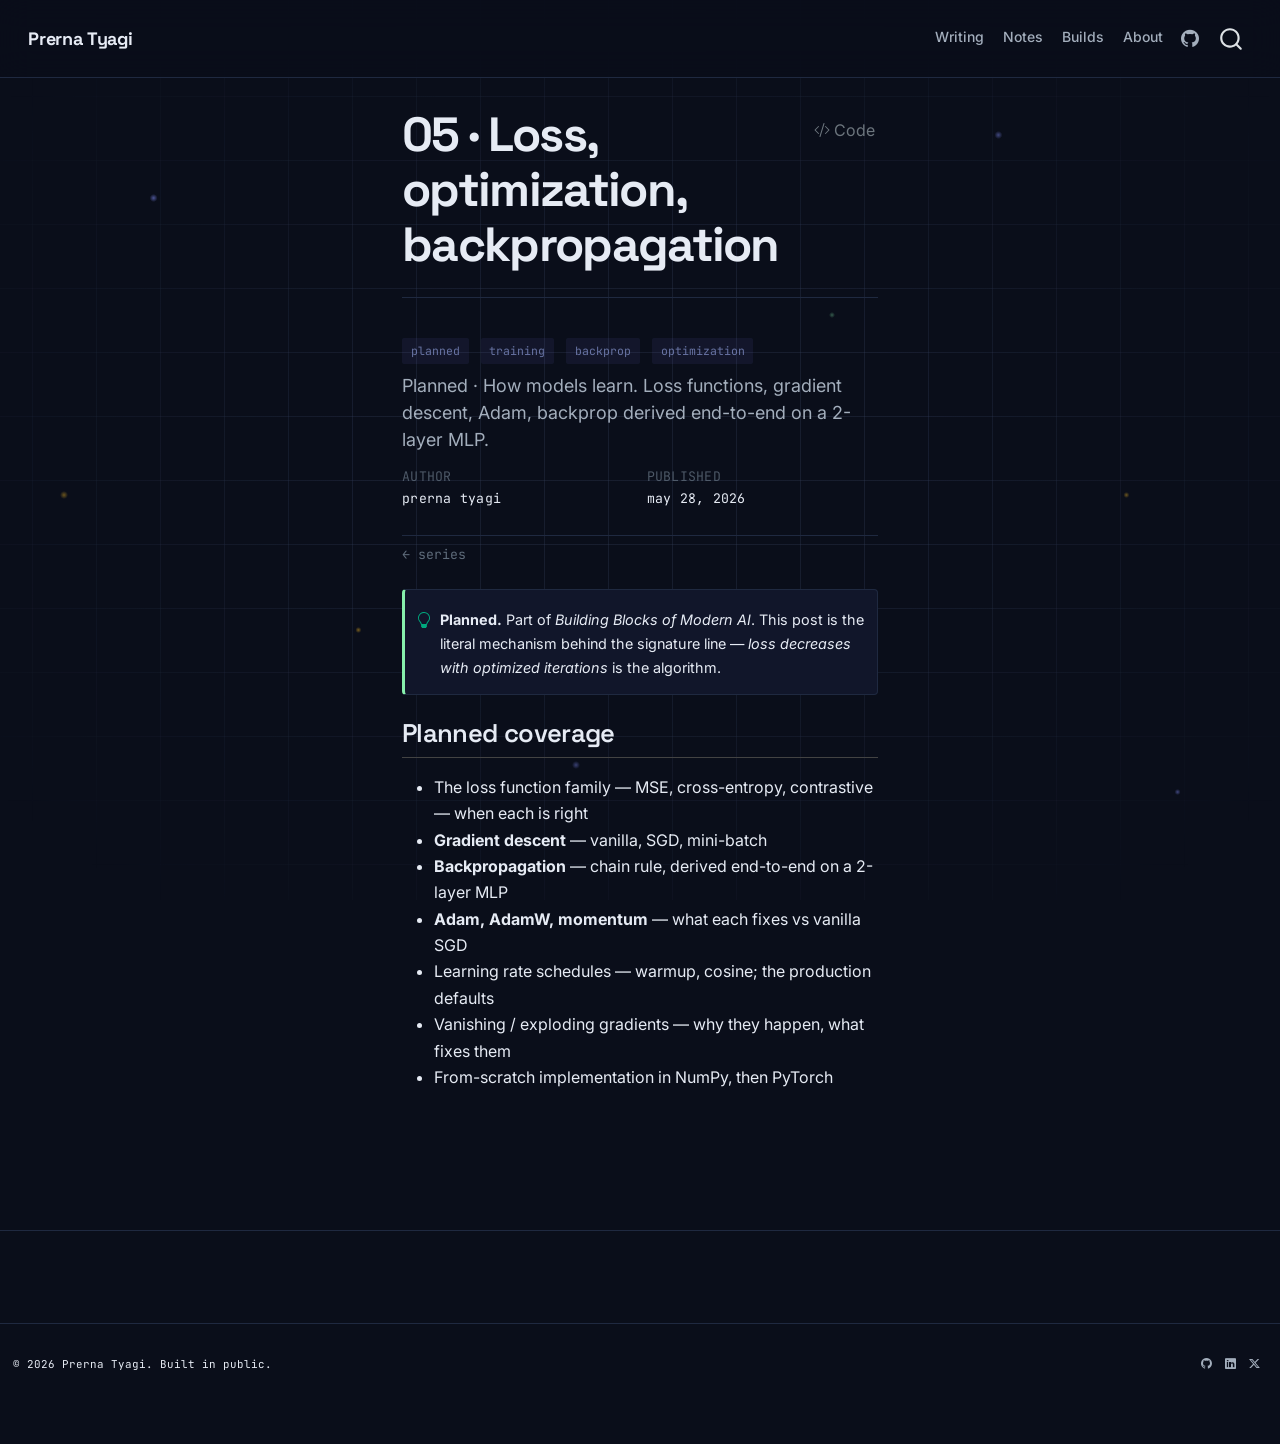
<file: posts/05-loss-optimization-backprop/index.html>
<!DOCTYPE html>
<html xmlns="http://www.w3.org/1999/xhtml" lang="en" xml:lang="en"><head>

<meta charset="utf-8">
<meta name="generator" content="quarto-1.9.38">

<meta name="viewport" content="width=device-width, initial-scale=1.0, user-scalable=yes">

<meta name="author" content="Prerna Tyagi">
<meta name="dcterms.date" content="2026-05-28">
<meta name="description" content="Planned · How models learn. Loss functions, gradient descent, Adam, backprop derived end-to-end on a 2-layer MLP.">

<title>05 · Loss, optimization, backpropagation – Prerna Tyagi</title>
<style>
/* Default styles provided by pandoc.
** See https://pandoc.org/MANUAL.html#variables-for-html for config info.
*/
code{white-space: pre-wrap;}
span.smallcaps{font-variant: small-caps;}
div.columns{display: flex; gap: min(4vw, 1.5em);}
div.column{flex: auto; overflow-x: auto;}
div.hanging-indent{margin-left: 1.5em; text-indent: -1.5em;}
ul.task-list{list-style: none;}
ul.task-list li input[type="checkbox"] {
  width: 0.8em;
  margin: 0 0.8em 0.2em -1em; /* quarto-specific, see https://github.com/quarto-dev/quarto-cli/issues/4556 */ 
  vertical-align: middle;
}
/* CSS for syntax highlighting */
html { -webkit-text-size-adjust: 100%; }
pre > code.sourceCode { white-space: pre; position: relative; }
pre > code.sourceCode > span { display: inline-block; line-height: 1.25; }
pre > code.sourceCode > span:empty { height: 1.2em; }
.sourceCode { overflow: visible; }
code.sourceCode > span { color: inherit; text-decoration: inherit; }
div.sourceCode { margin: 1em 0; }
pre.sourceCode { margin: 0; }
@media screen {
div.sourceCode { overflow: auto; }
}
@media print {
pre > code.sourceCode { white-space: pre-wrap; }
pre > code.sourceCode > span { text-indent: -5em; padding-left: 5em; }
}
pre.numberSource code
  { counter-reset: source-line 0; }
pre.numberSource code > span
  { position: relative; left: -4em; counter-increment: source-line; }
pre.numberSource code > span > a:first-child::before
  { content: counter(source-line);
    position: relative; left: -1em; text-align: right; vertical-align: baseline;
    border: none; display: inline-block;
    -webkit-touch-callout: none; -webkit-user-select: none;
    -khtml-user-select: none; -moz-user-select: none;
    -ms-user-select: none; user-select: none;
    padding: 0 4px; width: 4em;
  }
pre.numberSource { margin-left: 3em;  padding-left: 4px; }
div.sourceCode
  {   }
@media screen {
pre > code.sourceCode > span > a:first-child::before { text-decoration: underline; }
}
</style>


<script src="../../site_libs/quarto-nav/quarto-nav.js"></script>
<script src="../../site_libs/clipboard/clipboard.min.js"></script>
<script src="../../site_libs/quarto-search/autocomplete.umd.js"></script>
<script src="../../site_libs/quarto-search/fuse.min.js"></script>
<script src="../../site_libs/quarto-search/quarto-search.js"></script>
<meta name="quarto:offset" content="../../">
<script src="../../site_libs/quarto-html/quarto.js" type="module"></script>
<script src="../../site_libs/quarto-html/tabsets/tabsets.js" type="module"></script>
<script src="../../site_libs/quarto-html/popper.min.js"></script>
<script src="../../site_libs/quarto-html/tippy.umd.min.js"></script>
<script src="../../site_libs/quarto-html/anchor.min.js"></script>
<link href="../../site_libs/quarto-html/tippy.css" rel="stylesheet">
<link href="../../site_libs/quarto-html/quarto-syntax-highlighting-dark-6b6957c917596b414ec0b78690761e87.css" rel="stylesheet" id="quarto-text-highlighting-styles">
<script src="../../site_libs/bootstrap/bootstrap.min.js"></script>
<link href="../../site_libs/bootstrap/bootstrap-icons.css" rel="stylesheet">
<link href="../../site_libs/bootstrap/bootstrap-1dccbeb59330fe2078eb7e94e5353f6d.min.css" rel="stylesheet" append-hash="true" id="quarto-bootstrap" data-mode="dark">
<script id="quarto-search-options" type="application/json">{
  "location": "navbar",
  "copy-button": false,
  "collapse-after": 3,
  "panel-placement": "end",
  "type": "overlay",
  "limit": 50,
  "keyboard-shortcut": [
    "f",
    "/",
    "s"
  ],
  "show-item-context": false,
  "language": {
    "search-no-results-text": "No results",
    "search-matching-documents-text": "matching documents",
    "search-copy-link-title": "Copy link to search",
    "search-hide-matches-text": "Hide additional matches",
    "search-more-match-text": "more match in this document",
    "search-more-matches-text": "more matches in this document",
    "search-clear-button-title": "Clear",
    "search-text-placeholder": "",
    "search-detached-cancel-button-title": "Cancel",
    "search-submit-button-title": "Submit",
    "search-label": "Search"
  }
}</script>
<style>html{ scroll-behavior: smooth; }</style>


<link rel="stylesheet" href="../../styles.css">
</head>

<body class="nav-fixed fullcontent quarto-light">

<div id="quarto-search-results"></div>
  <header id="quarto-header" class="headroom fixed-top">
    <nav class="navbar navbar-expand-lg " data-bs-theme="dark">
      <div class="navbar-container container-fluid">
      <div class="navbar-brand-container mx-auto">
    <a class="navbar-brand" href="../../index.html">
    <span class="navbar-title">Prerna Tyagi</span>
    </a>
  </div>
            <div id="quarto-search" class="" title="Search"></div>
          <button class="navbar-toggler" type="button" data-bs-toggle="collapse" data-bs-target="#navbarCollapse" aria-controls="navbarCollapse" role="menu" aria-expanded="false" aria-label="Toggle navigation" onclick="if (window.quartoToggleHeadroom) { window.quartoToggleHeadroom(); }">
  <span class="navbar-toggler-icon"></span>
</button>
          <div class="collapse navbar-collapse" id="navbarCollapse">
            <ul class="navbar-nav navbar-nav-scroll ms-auto">
  <li class="nav-item">
    <a class="nav-link" href="../../index.html"> 
<span class="menu-text">Writing</span></a>
  </li>  
  <li class="nav-item">
    <a class="nav-link" href="https://github.com/tyagiprerna0808/ml-applied-depth/tree/main/notes"> 
<span class="menu-text">Notes</span></a>
  </li>  
  <li class="nav-item">
    <a class="nav-link" href="../../projects.html"> 
<span class="menu-text">Builds</span></a>
  </li>  
  <li class="nav-item">
    <a class="nav-link" href="../../about.html"> 
<span class="menu-text">About</span></a>
  </li>  
  <li class="nav-item compact">
    <a class="nav-link" href="https://github.com/tyagiprerna0808"> <i class="bi bi-github" role="img" aria-label="GitHub">
</i> 
<span class="menu-text"></span></a>
  </li>  
</ul>
          </div> <!-- /navcollapse -->
            <div class="quarto-navbar-tools">
</div>
      </div> <!-- /container-fluid -->
    </nav>
</header>
<!-- content -->
<div id="quarto-content" class="quarto-container page-columns page-rows-contents page-layout-article page-navbar">
<!-- sidebar -->
<!-- margin-sidebar -->
    
<!-- main -->
<main class="content" id="quarto-document-content">

<header id="title-block-header" class="quarto-title-block default">
<div class="quarto-title">
<div class="quarto-title-block"><div><h1 class="title">05 · Loss, optimization, backpropagation</h1><button type="button" class="btn code-tools-button" id="quarto-code-tools-source"><i class="bi"></i> Code</button></div></div>
  <div class="quarto-categories">
    <div class="quarto-category">planned</div>
    <div class="quarto-category">training</div>
    <div class="quarto-category">backprop</div>
    <div class="quarto-category">optimization</div>
  </div>
  </div>

<div>
  <div class="description">
    Planned · How models learn. Loss functions, gradient descent, Adam, backprop derived end-to-end on a 2-layer MLP.
  </div>
</div>


<div class="quarto-title-meta">

    <div>
    <div class="quarto-title-meta-heading">Author</div>
    <div class="quarto-title-meta-contents">
             <p>Prerna Tyagi </p>
          </div>
  </div>
    
    <div>
    <div class="quarto-title-meta-heading">Published</div>
    <div class="quarto-title-meta-contents">
      <p class="date">May 28, 2026</p>
    </div>
  </div>
  
    
  </div>
  


</header>


<p class="breadcrumb-mono">
<a href="../../">← series</a>
</p>
<div class="callout callout-style-simple callout-tip">
<div class="callout-body d-flex">
<div class="callout-icon-container">
<i class="callout-icon"></i>
</div>
<div class="callout-body-container">
<p><strong>Planned.</strong> Part of <em>Building Blocks of Modern AI</em>. This post is the literal mechanism behind the signature line — <em>loss decreases with optimized iterations</em> is the algorithm.</p>
</div>
</div>
</div>
<section id="planned-coverage" class="level2">
<h2 class="anchored" data-anchor-id="planned-coverage">Planned coverage</h2>
<ul>
<li>The loss function family — MSE, cross-entropy, contrastive — when each is right</li>
<li><strong>Gradient descent</strong> — vanilla, SGD, mini-batch</li>
<li><strong>Backpropagation</strong> — chain rule, derived end-to-end on a 2-layer MLP</li>
<li><strong>Adam, AdamW, momentum</strong> — what each fixes vs vanilla SGD</li>
<li>Learning rate schedules — warmup, cosine; the production defaults</li>
<li>Vanishing / exploding gradients — why they happen, what fixes them</li>
<li>From-scratch implementation in NumPy, then PyTorch</li>
</ul>


<!-- -->

</section>

</main> <!-- /main -->
<script id="quarto-html-after-body" type="application/javascript">
  window.document.addEventListener("DOMContentLoaded", function (event) {
    const icon = "";
    const anchorJS = new window.AnchorJS();
    anchorJS.options = {
      placement: 'right',
      icon: icon
    };
    anchorJS.add('.anchored');
    const isCodeAnnotation = (el) => {
      for (const clz of el.classList) {
        if (clz.startsWith('code-annotation-')) {                     
          return true;
        }
      }
      return false;
    }
    const onCopySuccess = function(e) {
      // button target
      const button = e.trigger;
      // don't keep focus
      button.blur();
      // flash "checked"
      button.classList.add('code-copy-button-checked');
      var currentTitle = button.getAttribute("title");
      button.setAttribute("title", "Copied!");
      let tooltip;
      if (window.bootstrap) {
        button.setAttribute("data-bs-toggle", "tooltip");
        button.setAttribute("data-bs-placement", "left");
        button.setAttribute("data-bs-title", "Copied!");
        tooltip = new bootstrap.Tooltip(button, 
          { trigger: "manual", 
            customClass: "code-copy-button-tooltip",
            offset: [0, -8]});
        tooltip.show();    
      }
      setTimeout(function() {
        if (tooltip) {
          tooltip.hide();
          button.removeAttribute("data-bs-title");
          button.removeAttribute("data-bs-toggle");
          button.removeAttribute("data-bs-placement");
        }
        button.setAttribute("title", currentTitle);
        button.classList.remove('code-copy-button-checked');
      }, 1000);
      // clear code selection
      e.clearSelection();
    }
    const getTextToCopy = function(trigger) {
      const outerScaffold = trigger.parentElement.cloneNode(true);
      const codeEl = outerScaffold.querySelector('code');
      for (const childEl of codeEl.children) {
        if (isCodeAnnotation(childEl)) {
          childEl.remove();
        }
      }
      return codeEl.innerText;
    }
    const clipboard = new window.ClipboardJS('.code-copy-button:not([data-in-quarto-modal])', {
      text: getTextToCopy
    });
    clipboard.on('success', onCopySuccess);
    if (window.document.getElementById('quarto-embedded-source-code-modal')) {
      const clipboardModal = new window.ClipboardJS('.code-copy-button[data-in-quarto-modal]', {
        text: getTextToCopy,
        container: window.document.getElementById('quarto-embedded-source-code-modal')
      });
      clipboardModal.on('success', onCopySuccess);
    }
    const viewSource = window.document.getElementById('quarto-view-source') ||
                       window.document.getElementById('quarto-code-tools-source');
    if (viewSource) {
      const sourceUrl = viewSource.getAttribute("data-quarto-source-url");
      viewSource.addEventListener("click", function(e) {
        if (sourceUrl) {
          // rstudio viewer pane
          if (/\bcapabilities=\b/.test(window.location)) {
            window.open(sourceUrl);
          } else {
            window.location.href = sourceUrl;
          }
        } else {
          const modal = new bootstrap.Modal(document.getElementById('quarto-embedded-source-code-modal'));
          modal.show();
        }
        return false;
      });
    }
    function toggleCodeHandler(show) {
      return function(e) {
        const detailsSrc = window.document.querySelectorAll(".cell > details > .sourceCode");
        for (let i=0; i<detailsSrc.length; i++) {
          const details = detailsSrc[i].parentElement;
          if (show) {
            details.open = true;
          } else {
            details.removeAttribute("open");
          }
        }
        const cellCodeDivs = window.document.querySelectorAll(".cell > .sourceCode");
        const fromCls = show ? "hidden" : "unhidden";
        const toCls = show ? "unhidden" : "hidden";
        for (let i=0; i<cellCodeDivs.length; i++) {
          const codeDiv = cellCodeDivs[i];
          if (codeDiv.classList.contains(fromCls)) {
            codeDiv.classList.remove(fromCls);
            codeDiv.classList.add(toCls);
          } 
        }
        return false;
      }
    }
    const hideAllCode = window.document.getElementById("quarto-hide-all-code");
    if (hideAllCode) {
      hideAllCode.addEventListener("click", toggleCodeHandler(false));
    }
    const showAllCode = window.document.getElementById("quarto-show-all-code");
    if (showAllCode) {
      showAllCode.addEventListener("click", toggleCodeHandler(true));
    }
      var localhostRegex = new RegExp(/^(?:http|https):\/\/localhost\:?[0-9]*\//);
      var mailtoRegex = new RegExp(/^mailto:/);
        var filterRegex = new RegExp("https:\/\/tyagiprerna0808\.github\.io\/blog");
      var isInternal = (href) => {
          return filterRegex.test(href) || localhostRegex.test(href) || mailtoRegex.test(href);
      }
      // Inspect non-navigation links and adorn them if external
     var links = window.document.querySelectorAll('a[href]:not(.nav-link):not(.navbar-brand):not(.toc-action):not(.sidebar-link):not(.sidebar-item-toggle):not(.pagination-link):not(.no-external):not([aria-hidden]):not(.dropdown-item):not(.quarto-navigation-tool):not(.about-link)');
      for (var i=0; i<links.length; i++) {
        const link = links[i];
        if (!isInternal(link.href)) {
          // undo the damage that might have been done by quarto-nav.js in the case of
          // links that we want to consider external
          if (link.dataset.originalHref !== undefined) {
            link.href = link.dataset.originalHref;
          }
            // target, if specified
            link.setAttribute("target", "_blank");
            if (link.getAttribute("rel") === null) {
              link.setAttribute("rel", "noopener");
            }
        }
      }
    function tippyHover(el, contentFn, onTriggerFn, onUntriggerFn) {
      const config = {
        allowHTML: true,
        maxWidth: 500,
        delay: 100,
        arrow: false,
        appendTo: function(el) {
            return el.parentElement;
        },
        interactive: true,
        interactiveBorder: 10,
        theme: 'quarto',
        placement: 'bottom-start',
      };
      if (contentFn) {
        config.content = contentFn;
      }
      if (onTriggerFn) {
        config.onTrigger = onTriggerFn;
      }
      if (onUntriggerFn) {
        config.onUntrigger = onUntriggerFn;
      }
      window.tippy(el, config); 
    }
    const noterefs = window.document.querySelectorAll('a[role="doc-noteref"]');
    for (var i=0; i<noterefs.length; i++) {
      const ref = noterefs[i];
      tippyHover(ref, function() {
        // use id or data attribute instead here
        let href = ref.getAttribute('data-footnote-href') || ref.getAttribute('href');
        try { href = new URL(href).hash; } catch {}
        const id = href.replace(/^#\/?/, "");
        const note = window.document.getElementById(id);
        if (note) {
          return note.innerHTML;
        } else {
          return "";
        }
      });
    }
    const xrefs = window.document.querySelectorAll('a.quarto-xref');
    const processXRef = (id, note) => {
      // Strip column container classes
      const stripColumnClz = (el) => {
        el.classList.remove("page-full", "page-columns");
        if (el.children) {
          for (const child of el.children) {
            stripColumnClz(child);
          }
        }
      }
      stripColumnClz(note)
      if (id === null || id.startsWith('sec-')) {
        // Special case sections, only their first couple elements
        const container = document.createElement("div");
        if (note.children && note.children.length > 2) {
          container.appendChild(note.children[0].cloneNode(true));
          for (let i = 1; i < note.children.length; i++) {
            const child = note.children[i];
            if (child.tagName === "P" && child.innerText === "") {
              continue;
            } else {
              container.appendChild(child.cloneNode(true));
              break;
            }
          }
          if (window.Quarto?.typesetMath) {
            window.Quarto.typesetMath(container);
          }
          return container.innerHTML
        } else {
          if (window.Quarto?.typesetMath) {
            window.Quarto.typesetMath(note);
          }
          return note.innerHTML;
        }
      } else {
        // Remove any anchor links if they are present
        const anchorLink = note.querySelector('a.anchorjs-link');
        if (anchorLink) {
          anchorLink.remove();
        }
        if (window.Quarto?.typesetMath) {
          window.Quarto.typesetMath(note);
        }
        if (note.classList.contains("callout")) {
          return note.outerHTML;
        } else {
          return note.innerHTML;
        }
      }
    }
    for (var i=0; i<xrefs.length; i++) {
      const xref = xrefs[i];
      tippyHover(xref, undefined, function(instance) {
        instance.disable();
        let url = xref.getAttribute('href');
        let hash = undefined; 
        if (url.startsWith('#')) {
          hash = url;
        } else {
          try { hash = new URL(url).hash; } catch {}
        }
        if (hash) {
          const id = hash.replace(/^#\/?/, "");
          const note = window.document.getElementById(id);
          if (note !== null) {
            try {
              const html = processXRef(id, note.cloneNode(true));
              instance.setContent(html);
            } finally {
              instance.enable();
              instance.show();
            }
          } else {
            // See if we can fetch this
            fetch(url.split('#')[0])
            .then(res => res.text())
            .then(html => {
              const parser = new DOMParser();
              const htmlDoc = parser.parseFromString(html, "text/html");
              const note = htmlDoc.getElementById(id);
              if (note !== null) {
                const html = processXRef(id, note);
                instance.setContent(html);
              } 
            }).finally(() => {
              instance.enable();
              instance.show();
            });
          }
        } else {
          // See if we can fetch a full url (with no hash to target)
          // This is a special case and we should probably do some content thinning / targeting
          fetch(url)
          .then(res => res.text())
          .then(html => {
            const parser = new DOMParser();
            const htmlDoc = parser.parseFromString(html, "text/html");
            const note = htmlDoc.querySelector('main.content');
            if (note !== null) {
              // This should only happen for chapter cross references
              // (since there is no id in the URL)
              // remove the first header
              if (note.children.length > 0 && note.children[0].tagName === "HEADER") {
                note.children[0].remove();
              }
              const html = processXRef(null, note);
              instance.setContent(html);
            } 
          }).finally(() => {
            instance.enable();
            instance.show();
          });
        }
      }, function(instance) {
      });
    }
        let selectedAnnoteEl;
        const selectorForAnnotation = ( cell, annotation) => {
          let cellAttr = 'data-code-cell="' + cell + '"';
          let lineAttr = 'data-code-annotation="' +  annotation + '"';
          const selector = 'span[' + cellAttr + '][' + lineAttr + ']';
          return selector;
        }
        const selectCodeLines = (annoteEl) => {
          const doc = window.document;
          const targetCell = annoteEl.getAttribute("data-target-cell");
          const targetAnnotation = annoteEl.getAttribute("data-target-annotation");
          const annoteSpan = window.document.querySelector(selectorForAnnotation(targetCell, targetAnnotation));
          const lines = annoteSpan.getAttribute("data-code-lines").split(",");
          const lineIds = lines.map((line) => {
            return targetCell + "-" + line;
          })
          let top = null;
          let height = null;
          let parent = null;
          if (lineIds.length > 0) {
              //compute the position of the single el (top and bottom and make a div)
              const el = window.document.getElementById(lineIds[0]);
              top = el.offsetTop;
              height = el.offsetHeight;
              parent = el.parentElement.parentElement;
            if (lineIds.length > 1) {
              const lastEl = window.document.getElementById(lineIds[lineIds.length - 1]);
              const bottom = lastEl.offsetTop + lastEl.offsetHeight;
              height = bottom - top;
            }
            if (top !== null && height !== null && parent !== null) {
              // cook up a div (if necessary) and position it 
              let div = window.document.getElementById("code-annotation-line-highlight");
              if (div === null) {
                div = window.document.createElement("div");
                div.setAttribute("id", "code-annotation-line-highlight");
                div.style.position = 'absolute';
                parent.appendChild(div);
              }
              div.style.top = top - 2 + "px";
              div.style.height = height + 4 + "px";
              div.style.left = 0;
              let gutterDiv = window.document.getElementById("code-annotation-line-highlight-gutter");
              if (gutterDiv === null) {
                gutterDiv = window.document.createElement("div");
                gutterDiv.setAttribute("id", "code-annotation-line-highlight-gutter");
                gutterDiv.style.position = 'absolute';
                const codeCell = window.document.getElementById(targetCell);
                const gutter = codeCell.querySelector('.code-annotation-gutter');
                gutter.appendChild(gutterDiv);
              }
              gutterDiv.style.top = top - 2 + "px";
              gutterDiv.style.height = height + 4 + "px";
            }
            selectedAnnoteEl = annoteEl;
          }
        };
        const unselectCodeLines = () => {
          const elementsIds = ["code-annotation-line-highlight", "code-annotation-line-highlight-gutter"];
          elementsIds.forEach((elId) => {
            const div = window.document.getElementById(elId);
            if (div) {
              div.remove();
            }
          });
          selectedAnnoteEl = undefined;
        };
          // Handle positioning of the toggle
      window.addEventListener(
        "resize",
        throttle(() => {
          elRect = undefined;
          if (selectedAnnoteEl) {
            selectCodeLines(selectedAnnoteEl);
          }
        }, 10)
      );
      function throttle(fn, ms) {
      let throttle = false;
      let timer;
        return (...args) => {
          if(!throttle) { // first call gets through
              fn.apply(this, args);
              throttle = true;
          } else { // all the others get throttled
              if(timer) clearTimeout(timer); // cancel #2
              timer = setTimeout(() => {
                fn.apply(this, args);
                timer = throttle = false;
              }, ms);
          }
        };
      }
        // Attach click handler to the DT
        const annoteDls = window.document.querySelectorAll('dt[data-target-cell]');
        for (const annoteDlNode of annoteDls) {
          annoteDlNode.addEventListener('click', (event) => {
            const clickedEl = event.target;
            if (clickedEl !== selectedAnnoteEl) {
              unselectCodeLines();
              const activeEl = window.document.querySelector('dt[data-target-cell].code-annotation-active');
              if (activeEl) {
                activeEl.classList.remove('code-annotation-active');
              }
              selectCodeLines(clickedEl);
              clickedEl.classList.add('code-annotation-active');
            } else {
              // Unselect the line
              unselectCodeLines();
              clickedEl.classList.remove('code-annotation-active');
            }
          });
        }
    const findCites = (el) => {
      const parentEl = el.parentElement;
      if (parentEl) {
        const cites = parentEl.dataset.cites;
        if (cites) {
          return {
            el,
            cites: cites.split(' ')
          };
        } else {
          return findCites(el.parentElement)
        }
      } else {
        return undefined;
      }
    };
    var bibliorefs = window.document.querySelectorAll('a[role="doc-biblioref"]');
    for (var i=0; i<bibliorefs.length; i++) {
      const ref = bibliorefs[i];
      const citeInfo = findCites(ref);
      if (citeInfo) {
        tippyHover(citeInfo.el, function() {
          var popup = window.document.createElement('div');
          citeInfo.cites.forEach(function(cite) {
            var citeDiv = window.document.createElement('div');
            citeDiv.classList.add('hanging-indent');
            citeDiv.classList.add('csl-entry');
            var biblioDiv = window.document.getElementById('ref-' + cite);
            if (biblioDiv) {
              citeDiv.innerHTML = biblioDiv.innerHTML;
            }
            popup.appendChild(citeDiv);
          });
          return popup.innerHTML;
        });
      }
    }
  });
  </script><div class="modal fade" id="quarto-embedded-source-code-modal" tabindex="-1" aria-labelledby="quarto-embedded-source-code-modal-label" aria-hidden="true"><div class="modal-dialog modal-dialog-scrollable"><div class="modal-content"><div class="modal-header"><h5 class="modal-title" id="quarto-embedded-source-code-modal-label">Source Code</h5><button class="btn-close" data-bs-dismiss="modal"></button></div><div class="modal-body"><div class="">
<div class="code-copy-outer-scaffold"><div class="sourceCode" id="cb1" data-shortcodes="false"><pre class="sourceCode markdown code-with-copy"><code class="sourceCode markdown"><span id="cb1-1"><a href="#cb1-1" aria-hidden="true" tabindex="-1"></a><span class="co">---</span></span>
<span id="cb1-2"><a href="#cb1-2" aria-hidden="true" tabindex="-1"></a><span class="an">title:</span><span class="co"> "05 · Loss, optimization, backpropagation"</span></span>
<span id="cb1-3"><a href="#cb1-3" aria-hidden="true" tabindex="-1"></a><span class="an">description:</span><span class="co"> "Planned · How models learn. Loss functions, gradient descent, Adam, backprop derived end-to-end on a 2-layer MLP."</span></span>
<span id="cb1-4"><a href="#cb1-4" aria-hidden="true" tabindex="-1"></a><span class="an">author:</span><span class="co"> "Prerna Tyagi"</span></span>
<span id="cb1-5"><a href="#cb1-5" aria-hidden="true" tabindex="-1"></a><span class="an">date:</span><span class="co"> "2026-05-28"</span></span>
<span id="cb1-6"><a href="#cb1-6" aria-hidden="true" tabindex="-1"></a><span class="an">categories:</span><span class="co"> [planned, training, backprop, optimization]</span></span>
<span id="cb1-7"><a href="#cb1-7" aria-hidden="true" tabindex="-1"></a><span class="an">reading-time:</span><span class="co"> true</span></span>
<span id="cb1-8"><a href="#cb1-8" aria-hidden="true" tabindex="-1"></a><span class="an">toc:</span><span class="co"> false</span></span>
<span id="cb1-9"><a href="#cb1-9" aria-hidden="true" tabindex="-1"></a><span class="co">---</span></span>
<span id="cb1-10"><a href="#cb1-10" aria-hidden="true" tabindex="-1"></a></span>
<span id="cb1-11"><a href="#cb1-11" aria-hidden="true" tabindex="-1"></a><span class="dt">&lt;</span><span class="kw">p</span><span class="ot"> class</span><span class="op">=</span><span class="st">"breadcrumb-mono"</span><span class="dt">&gt;</span><span class="co">[</span><span class="ot">← series</span><span class="co">](../../)</span><span class="dt">&lt;/</span><span class="kw">p</span><span class="dt">&gt;</span></span>
<span id="cb1-12"><a href="#cb1-12" aria-hidden="true" tabindex="-1"></a></span>
<span id="cb1-13"><a href="#cb1-13" aria-hidden="true" tabindex="-1"></a>::: {.callout-tip appearance="simple"}</span>
<span id="cb1-14"><a href="#cb1-14" aria-hidden="true" tabindex="-1"></a>**Planned.** Part of *Building Blocks of Modern AI*. This post is the literal mechanism behind the signature line — *loss decreases with optimized iterations* is the algorithm.</span>
<span id="cb1-15"><a href="#cb1-15" aria-hidden="true" tabindex="-1"></a>:::</span>
<span id="cb1-16"><a href="#cb1-16" aria-hidden="true" tabindex="-1"></a></span>
<span id="cb1-17"><a href="#cb1-17" aria-hidden="true" tabindex="-1"></a><span class="fu">## Planned coverage</span></span>
<span id="cb1-18"><a href="#cb1-18" aria-hidden="true" tabindex="-1"></a></span>
<span id="cb1-19"><a href="#cb1-19" aria-hidden="true" tabindex="-1"></a><span class="ss">- </span>The loss function family — MSE, cross-entropy, contrastive — when each is right</span>
<span id="cb1-20"><a href="#cb1-20" aria-hidden="true" tabindex="-1"></a><span class="ss">- </span>**Gradient descent** — vanilla, SGD, mini-batch</span>
<span id="cb1-21"><a href="#cb1-21" aria-hidden="true" tabindex="-1"></a><span class="ss">- </span>**Backpropagation** — chain rule, derived end-to-end on a 2-layer MLP</span>
<span id="cb1-22"><a href="#cb1-22" aria-hidden="true" tabindex="-1"></a><span class="ss">- </span>**Adam, AdamW, momentum** — what each fixes vs vanilla SGD</span>
<span id="cb1-23"><a href="#cb1-23" aria-hidden="true" tabindex="-1"></a><span class="ss">- </span>Learning rate schedules — warmup, cosine; the production defaults</span>
<span id="cb1-24"><a href="#cb1-24" aria-hidden="true" tabindex="-1"></a><span class="ss">- </span>Vanishing / exploding gradients — why they happen, what fixes them</span>
<span id="cb1-25"><a href="#cb1-25" aria-hidden="true" tabindex="-1"></a><span class="ss">- </span>From-scratch implementation in NumPy, then PyTorch</span></code></pre></div><button title="Copy to Clipboard" class="code-copy-button" data-in-quarto-modal=""><i class="bi"></i></button></div>
</div></div></div></div></div>
</div> <!-- /content -->
<footer class="footer">
  <div class="nav-footer">
    <div class="nav-footer-left">
<p>© 2026 Prerna Tyagi. Built in public.</p>
</div>   
    <div class="nav-footer-center">
      &nbsp;
    </div>
    <div class="nav-footer-right">
      <ul class="footer-items list-unstyled">
    <li class="nav-item compact">
    <a class="nav-link" href="https://github.com/tyagiprerna0808">
      <i class="bi bi-github" role="img" aria-label="GitHub">
</i> 
    </a>
  </li>  
    <li class="nav-item compact">
    <a class="nav-link" href="https://www.linkedin.com/in/prerna-tyagi-/">
      <i class="bi bi-linkedin" role="img" aria-label="LinkedIn">
</i> 
    </a>
  </li>  
    <li class="nav-item compact">
    <a class="nav-link" href="https://x.com/prernaaa0808">
      <i class="bi bi-twitter-x" role="img" aria-label="X">
</i> 
    </a>
  </li>  
</ul>
    </div>
  </div>
</footer>




<script src="../../site_libs/quarto-html/zenscroll-min.js"></script>
</body></html>
</file>
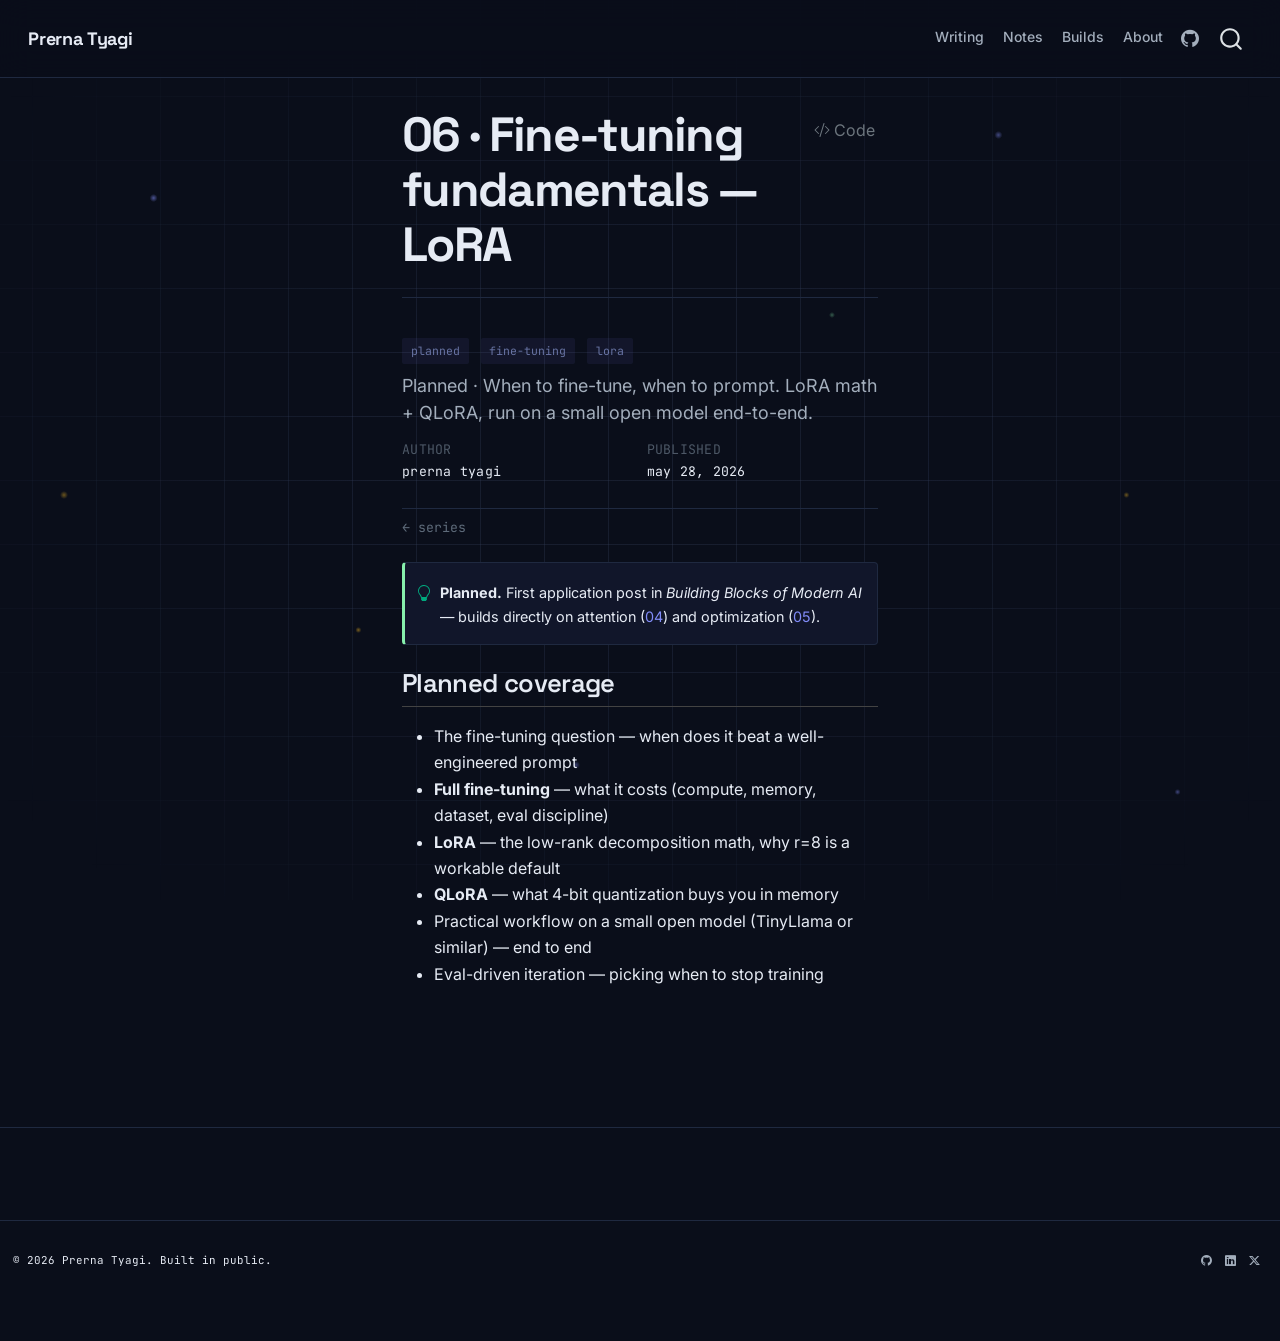
<file: posts/06-fine-tuning-lora/index.html>
<!DOCTYPE html>
<html xmlns="http://www.w3.org/1999/xhtml" lang="en" xml:lang="en"><head>

<meta charset="utf-8">
<meta name="generator" content="quarto-1.9.38">

<meta name="viewport" content="width=device-width, initial-scale=1.0, user-scalable=yes">

<meta name="author" content="Prerna Tyagi">
<meta name="dcterms.date" content="2026-05-28">
<meta name="description" content="Planned · When to fine-tune, when to prompt. LoRA math + QLoRA, run on a small open model end-to-end.">

<title>06 · Fine-tuning fundamentals — LoRA – Prerna Tyagi</title>
<style>
/* Default styles provided by pandoc.
** See https://pandoc.org/MANUAL.html#variables-for-html for config info.
*/
code{white-space: pre-wrap;}
span.smallcaps{font-variant: small-caps;}
div.columns{display: flex; gap: min(4vw, 1.5em);}
div.column{flex: auto; overflow-x: auto;}
div.hanging-indent{margin-left: 1.5em; text-indent: -1.5em;}
ul.task-list{list-style: none;}
ul.task-list li input[type="checkbox"] {
  width: 0.8em;
  margin: 0 0.8em 0.2em -1em; /* quarto-specific, see https://github.com/quarto-dev/quarto-cli/issues/4556 */ 
  vertical-align: middle;
}
/* CSS for syntax highlighting */
html { -webkit-text-size-adjust: 100%; }
pre > code.sourceCode { white-space: pre; position: relative; }
pre > code.sourceCode > span { display: inline-block; line-height: 1.25; }
pre > code.sourceCode > span:empty { height: 1.2em; }
.sourceCode { overflow: visible; }
code.sourceCode > span { color: inherit; text-decoration: inherit; }
div.sourceCode { margin: 1em 0; }
pre.sourceCode { margin: 0; }
@media screen {
div.sourceCode { overflow: auto; }
}
@media print {
pre > code.sourceCode { white-space: pre-wrap; }
pre > code.sourceCode > span { text-indent: -5em; padding-left: 5em; }
}
pre.numberSource code
  { counter-reset: source-line 0; }
pre.numberSource code > span
  { position: relative; left: -4em; counter-increment: source-line; }
pre.numberSource code > span > a:first-child::before
  { content: counter(source-line);
    position: relative; left: -1em; text-align: right; vertical-align: baseline;
    border: none; display: inline-block;
    -webkit-touch-callout: none; -webkit-user-select: none;
    -khtml-user-select: none; -moz-user-select: none;
    -ms-user-select: none; user-select: none;
    padding: 0 4px; width: 4em;
  }
pre.numberSource { margin-left: 3em;  padding-left: 4px; }
div.sourceCode
  {   }
@media screen {
pre > code.sourceCode > span > a:first-child::before { text-decoration: underline; }
}
</style>


<script src="../../site_libs/quarto-nav/quarto-nav.js"></script>
<script src="../../site_libs/clipboard/clipboard.min.js"></script>
<script src="../../site_libs/quarto-search/autocomplete.umd.js"></script>
<script src="../../site_libs/quarto-search/fuse.min.js"></script>
<script src="../../site_libs/quarto-search/quarto-search.js"></script>
<meta name="quarto:offset" content="../../">
<script src="../../site_libs/quarto-html/quarto.js" type="module"></script>
<script src="../../site_libs/quarto-html/tabsets/tabsets.js" type="module"></script>
<script src="../../site_libs/quarto-html/popper.min.js"></script>
<script src="../../site_libs/quarto-html/tippy.umd.min.js"></script>
<script src="../../site_libs/quarto-html/anchor.min.js"></script>
<link href="../../site_libs/quarto-html/tippy.css" rel="stylesheet">
<link href="../../site_libs/quarto-html/quarto-syntax-highlighting-dark-6b6957c917596b414ec0b78690761e87.css" rel="stylesheet" id="quarto-text-highlighting-styles">
<script src="../../site_libs/bootstrap/bootstrap.min.js"></script>
<link href="../../site_libs/bootstrap/bootstrap-icons.css" rel="stylesheet">
<link href="../../site_libs/bootstrap/bootstrap-1dccbeb59330fe2078eb7e94e5353f6d.min.css" rel="stylesheet" append-hash="true" id="quarto-bootstrap" data-mode="dark">
<script id="quarto-search-options" type="application/json">{
  "location": "navbar",
  "copy-button": false,
  "collapse-after": 3,
  "panel-placement": "end",
  "type": "overlay",
  "limit": 50,
  "keyboard-shortcut": [
    "f",
    "/",
    "s"
  ],
  "show-item-context": false,
  "language": {
    "search-no-results-text": "No results",
    "search-matching-documents-text": "matching documents",
    "search-copy-link-title": "Copy link to search",
    "search-hide-matches-text": "Hide additional matches",
    "search-more-match-text": "more match in this document",
    "search-more-matches-text": "more matches in this document",
    "search-clear-button-title": "Clear",
    "search-text-placeholder": "",
    "search-detached-cancel-button-title": "Cancel",
    "search-submit-button-title": "Submit",
    "search-label": "Search"
  }
}</script>
<style>html{ scroll-behavior: smooth; }</style>


<link rel="stylesheet" href="../../styles.css">
</head>

<body class="nav-fixed fullcontent quarto-light">

<div id="quarto-search-results"></div>
  <header id="quarto-header" class="headroom fixed-top">
    <nav class="navbar navbar-expand-lg " data-bs-theme="dark">
      <div class="navbar-container container-fluid">
      <div class="navbar-brand-container mx-auto">
    <a class="navbar-brand" href="../../index.html">
    <span class="navbar-title">Prerna Tyagi</span>
    </a>
  </div>
            <div id="quarto-search" class="" title="Search"></div>
          <button class="navbar-toggler" type="button" data-bs-toggle="collapse" data-bs-target="#navbarCollapse" aria-controls="navbarCollapse" role="menu" aria-expanded="false" aria-label="Toggle navigation" onclick="if (window.quartoToggleHeadroom) { window.quartoToggleHeadroom(); }">
  <span class="navbar-toggler-icon"></span>
</button>
          <div class="collapse navbar-collapse" id="navbarCollapse">
            <ul class="navbar-nav navbar-nav-scroll ms-auto">
  <li class="nav-item">
    <a class="nav-link" href="../../index.html"> 
<span class="menu-text">Writing</span></a>
  </li>  
  <li class="nav-item">
    <a class="nav-link" href="https://github.com/tyagiprerna0808/ml-applied-depth/tree/main/notes"> 
<span class="menu-text">Notes</span></a>
  </li>  
  <li class="nav-item">
    <a class="nav-link" href="../../projects.html"> 
<span class="menu-text">Builds</span></a>
  </li>  
  <li class="nav-item">
    <a class="nav-link" href="../../about.html"> 
<span class="menu-text">About</span></a>
  </li>  
  <li class="nav-item compact">
    <a class="nav-link" href="https://github.com/tyagiprerna0808"> <i class="bi bi-github" role="img" aria-label="GitHub">
</i> 
<span class="menu-text"></span></a>
  </li>  
</ul>
          </div> <!-- /navcollapse -->
            <div class="quarto-navbar-tools">
</div>
      </div> <!-- /container-fluid -->
    </nav>
</header>
<!-- content -->
<div id="quarto-content" class="quarto-container page-columns page-rows-contents page-layout-article page-navbar">
<!-- sidebar -->
<!-- margin-sidebar -->
    
<!-- main -->
<main class="content" id="quarto-document-content">

<header id="title-block-header" class="quarto-title-block default">
<div class="quarto-title">
<div class="quarto-title-block"><div><h1 class="title">06 · Fine-tuning fundamentals — LoRA</h1><button type="button" class="btn code-tools-button" id="quarto-code-tools-source"><i class="bi"></i> Code</button></div></div>
  <div class="quarto-categories">
    <div class="quarto-category">planned</div>
    <div class="quarto-category">fine-tuning</div>
    <div class="quarto-category">lora</div>
  </div>
  </div>

<div>
  <div class="description">
    Planned · When to fine-tune, when to prompt. LoRA math + QLoRA, run on a small open model end-to-end.
  </div>
</div>


<div class="quarto-title-meta">

    <div>
    <div class="quarto-title-meta-heading">Author</div>
    <div class="quarto-title-meta-contents">
             <p>Prerna Tyagi </p>
          </div>
  </div>
    
    <div>
    <div class="quarto-title-meta-heading">Published</div>
    <div class="quarto-title-meta-contents">
      <p class="date">May 28, 2026</p>
    </div>
  </div>
  
    
  </div>
  


</header>


<p class="breadcrumb-mono">
<a href="../../">← series</a>
</p>
<div class="callout callout-style-simple callout-tip">
<div class="callout-body d-flex">
<div class="callout-icon-container">
<i class="callout-icon"></i>
</div>
<div class="callout-body-container">
<p><strong>Planned.</strong> First application post in <em>Building Blocks of Modern AI</em> — builds directly on attention (<a href="../04-attention-from-scratch/">04</a>) and optimization (<a href="../05-loss-optimization-backprop/">05</a>).</p>
</div>
</div>
</div>
<section id="planned-coverage" class="level2">
<h2 class="anchored" data-anchor-id="planned-coverage">Planned coverage</h2>
<ul>
<li>The fine-tuning question — when does it beat a well-engineered prompt</li>
<li><strong>Full fine-tuning</strong> — what it costs (compute, memory, dataset, eval discipline)</li>
<li><strong>LoRA</strong> — the low-rank decomposition math, why r=8 is a workable default</li>
<li><strong>QLoRA</strong> — what 4-bit quantization buys you in memory</li>
<li>Practical workflow on a small open model (TinyLlama or similar) — end to end</li>
<li>Eval-driven iteration — picking when to stop training</li>
</ul>


<!-- -->

</section>

</main> <!-- /main -->
<script id="quarto-html-after-body" type="application/javascript">
  window.document.addEventListener("DOMContentLoaded", function (event) {
    const icon = "";
    const anchorJS = new window.AnchorJS();
    anchorJS.options = {
      placement: 'right',
      icon: icon
    };
    anchorJS.add('.anchored');
    const isCodeAnnotation = (el) => {
      for (const clz of el.classList) {
        if (clz.startsWith('code-annotation-')) {                     
          return true;
        }
      }
      return false;
    }
    const onCopySuccess = function(e) {
      // button target
      const button = e.trigger;
      // don't keep focus
      button.blur();
      // flash "checked"
      button.classList.add('code-copy-button-checked');
      var currentTitle = button.getAttribute("title");
      button.setAttribute("title", "Copied!");
      let tooltip;
      if (window.bootstrap) {
        button.setAttribute("data-bs-toggle", "tooltip");
        button.setAttribute("data-bs-placement", "left");
        button.setAttribute("data-bs-title", "Copied!");
        tooltip = new bootstrap.Tooltip(button, 
          { trigger: "manual", 
            customClass: "code-copy-button-tooltip",
            offset: [0, -8]});
        tooltip.show();    
      }
      setTimeout(function() {
        if (tooltip) {
          tooltip.hide();
          button.removeAttribute("data-bs-title");
          button.removeAttribute("data-bs-toggle");
          button.removeAttribute("data-bs-placement");
        }
        button.setAttribute("title", currentTitle);
        button.classList.remove('code-copy-button-checked');
      }, 1000);
      // clear code selection
      e.clearSelection();
    }
    const getTextToCopy = function(trigger) {
      const outerScaffold = trigger.parentElement.cloneNode(true);
      const codeEl = outerScaffold.querySelector('code');
      for (const childEl of codeEl.children) {
        if (isCodeAnnotation(childEl)) {
          childEl.remove();
        }
      }
      return codeEl.innerText;
    }
    const clipboard = new window.ClipboardJS('.code-copy-button:not([data-in-quarto-modal])', {
      text: getTextToCopy
    });
    clipboard.on('success', onCopySuccess);
    if (window.document.getElementById('quarto-embedded-source-code-modal')) {
      const clipboardModal = new window.ClipboardJS('.code-copy-button[data-in-quarto-modal]', {
        text: getTextToCopy,
        container: window.document.getElementById('quarto-embedded-source-code-modal')
      });
      clipboardModal.on('success', onCopySuccess);
    }
    const viewSource = window.document.getElementById('quarto-view-source') ||
                       window.document.getElementById('quarto-code-tools-source');
    if (viewSource) {
      const sourceUrl = viewSource.getAttribute("data-quarto-source-url");
      viewSource.addEventListener("click", function(e) {
        if (sourceUrl) {
          // rstudio viewer pane
          if (/\bcapabilities=\b/.test(window.location)) {
            window.open(sourceUrl);
          } else {
            window.location.href = sourceUrl;
          }
        } else {
          const modal = new bootstrap.Modal(document.getElementById('quarto-embedded-source-code-modal'));
          modal.show();
        }
        return false;
      });
    }
    function toggleCodeHandler(show) {
      return function(e) {
        const detailsSrc = window.document.querySelectorAll(".cell > details > .sourceCode");
        for (let i=0; i<detailsSrc.length; i++) {
          const details = detailsSrc[i].parentElement;
          if (show) {
            details.open = true;
          } else {
            details.removeAttribute("open");
          }
        }
        const cellCodeDivs = window.document.querySelectorAll(".cell > .sourceCode");
        const fromCls = show ? "hidden" : "unhidden";
        const toCls = show ? "unhidden" : "hidden";
        for (let i=0; i<cellCodeDivs.length; i++) {
          const codeDiv = cellCodeDivs[i];
          if (codeDiv.classList.contains(fromCls)) {
            codeDiv.classList.remove(fromCls);
            codeDiv.classList.add(toCls);
          } 
        }
        return false;
      }
    }
    const hideAllCode = window.document.getElementById("quarto-hide-all-code");
    if (hideAllCode) {
      hideAllCode.addEventListener("click", toggleCodeHandler(false));
    }
    const showAllCode = window.document.getElementById("quarto-show-all-code");
    if (showAllCode) {
      showAllCode.addEventListener("click", toggleCodeHandler(true));
    }
      var localhostRegex = new RegExp(/^(?:http|https):\/\/localhost\:?[0-9]*\//);
      var mailtoRegex = new RegExp(/^mailto:/);
        var filterRegex = new RegExp("https:\/\/tyagiprerna0808\.github\.io\/blog");
      var isInternal = (href) => {
          return filterRegex.test(href) || localhostRegex.test(href) || mailtoRegex.test(href);
      }
      // Inspect non-navigation links and adorn them if external
     var links = window.document.querySelectorAll('a[href]:not(.nav-link):not(.navbar-brand):not(.toc-action):not(.sidebar-link):not(.sidebar-item-toggle):not(.pagination-link):not(.no-external):not([aria-hidden]):not(.dropdown-item):not(.quarto-navigation-tool):not(.about-link)');
      for (var i=0; i<links.length; i++) {
        const link = links[i];
        if (!isInternal(link.href)) {
          // undo the damage that might have been done by quarto-nav.js in the case of
          // links that we want to consider external
          if (link.dataset.originalHref !== undefined) {
            link.href = link.dataset.originalHref;
          }
            // target, if specified
            link.setAttribute("target", "_blank");
            if (link.getAttribute("rel") === null) {
              link.setAttribute("rel", "noopener");
            }
        }
      }
    function tippyHover(el, contentFn, onTriggerFn, onUntriggerFn) {
      const config = {
        allowHTML: true,
        maxWidth: 500,
        delay: 100,
        arrow: false,
        appendTo: function(el) {
            return el.parentElement;
        },
        interactive: true,
        interactiveBorder: 10,
        theme: 'quarto',
        placement: 'bottom-start',
      };
      if (contentFn) {
        config.content = contentFn;
      }
      if (onTriggerFn) {
        config.onTrigger = onTriggerFn;
      }
      if (onUntriggerFn) {
        config.onUntrigger = onUntriggerFn;
      }
      window.tippy(el, config); 
    }
    const noterefs = window.document.querySelectorAll('a[role="doc-noteref"]');
    for (var i=0; i<noterefs.length; i++) {
      const ref = noterefs[i];
      tippyHover(ref, function() {
        // use id or data attribute instead here
        let href = ref.getAttribute('data-footnote-href') || ref.getAttribute('href');
        try { href = new URL(href).hash; } catch {}
        const id = href.replace(/^#\/?/, "");
        const note = window.document.getElementById(id);
        if (note) {
          return note.innerHTML;
        } else {
          return "";
        }
      });
    }
    const xrefs = window.document.querySelectorAll('a.quarto-xref');
    const processXRef = (id, note) => {
      // Strip column container classes
      const stripColumnClz = (el) => {
        el.classList.remove("page-full", "page-columns");
        if (el.children) {
          for (const child of el.children) {
            stripColumnClz(child);
          }
        }
      }
      stripColumnClz(note)
      if (id === null || id.startsWith('sec-')) {
        // Special case sections, only their first couple elements
        const container = document.createElement("div");
        if (note.children && note.children.length > 2) {
          container.appendChild(note.children[0].cloneNode(true));
          for (let i = 1; i < note.children.length; i++) {
            const child = note.children[i];
            if (child.tagName === "P" && child.innerText === "") {
              continue;
            } else {
              container.appendChild(child.cloneNode(true));
              break;
            }
          }
          if (window.Quarto?.typesetMath) {
            window.Quarto.typesetMath(container);
          }
          return container.innerHTML
        } else {
          if (window.Quarto?.typesetMath) {
            window.Quarto.typesetMath(note);
          }
          return note.innerHTML;
        }
      } else {
        // Remove any anchor links if they are present
        const anchorLink = note.querySelector('a.anchorjs-link');
        if (anchorLink) {
          anchorLink.remove();
        }
        if (window.Quarto?.typesetMath) {
          window.Quarto.typesetMath(note);
        }
        if (note.classList.contains("callout")) {
          return note.outerHTML;
        } else {
          return note.innerHTML;
        }
      }
    }
    for (var i=0; i<xrefs.length; i++) {
      const xref = xrefs[i];
      tippyHover(xref, undefined, function(instance) {
        instance.disable();
        let url = xref.getAttribute('href');
        let hash = undefined; 
        if (url.startsWith('#')) {
          hash = url;
        } else {
          try { hash = new URL(url).hash; } catch {}
        }
        if (hash) {
          const id = hash.replace(/^#\/?/, "");
          const note = window.document.getElementById(id);
          if (note !== null) {
            try {
              const html = processXRef(id, note.cloneNode(true));
              instance.setContent(html);
            } finally {
              instance.enable();
              instance.show();
            }
          } else {
            // See if we can fetch this
            fetch(url.split('#')[0])
            .then(res => res.text())
            .then(html => {
              const parser = new DOMParser();
              const htmlDoc = parser.parseFromString(html, "text/html");
              const note = htmlDoc.getElementById(id);
              if (note !== null) {
                const html = processXRef(id, note);
                instance.setContent(html);
              } 
            }).finally(() => {
              instance.enable();
              instance.show();
            });
          }
        } else {
          // See if we can fetch a full url (with no hash to target)
          // This is a special case and we should probably do some content thinning / targeting
          fetch(url)
          .then(res => res.text())
          .then(html => {
            const parser = new DOMParser();
            const htmlDoc = parser.parseFromString(html, "text/html");
            const note = htmlDoc.querySelector('main.content');
            if (note !== null) {
              // This should only happen for chapter cross references
              // (since there is no id in the URL)
              // remove the first header
              if (note.children.length > 0 && note.children[0].tagName === "HEADER") {
                note.children[0].remove();
              }
              const html = processXRef(null, note);
              instance.setContent(html);
            } 
          }).finally(() => {
            instance.enable();
            instance.show();
          });
        }
      }, function(instance) {
      });
    }
        let selectedAnnoteEl;
        const selectorForAnnotation = ( cell, annotation) => {
          let cellAttr = 'data-code-cell="' + cell + '"';
          let lineAttr = 'data-code-annotation="' +  annotation + '"';
          const selector = 'span[' + cellAttr + '][' + lineAttr + ']';
          return selector;
        }
        const selectCodeLines = (annoteEl) => {
          const doc = window.document;
          const targetCell = annoteEl.getAttribute("data-target-cell");
          const targetAnnotation = annoteEl.getAttribute("data-target-annotation");
          const annoteSpan = window.document.querySelector(selectorForAnnotation(targetCell, targetAnnotation));
          const lines = annoteSpan.getAttribute("data-code-lines").split(",");
          const lineIds = lines.map((line) => {
            return targetCell + "-" + line;
          })
          let top = null;
          let height = null;
          let parent = null;
          if (lineIds.length > 0) {
              //compute the position of the single el (top and bottom and make a div)
              const el = window.document.getElementById(lineIds[0]);
              top = el.offsetTop;
              height = el.offsetHeight;
              parent = el.parentElement.parentElement;
            if (lineIds.length > 1) {
              const lastEl = window.document.getElementById(lineIds[lineIds.length - 1]);
              const bottom = lastEl.offsetTop + lastEl.offsetHeight;
              height = bottom - top;
            }
            if (top !== null && height !== null && parent !== null) {
              // cook up a div (if necessary) and position it 
              let div = window.document.getElementById("code-annotation-line-highlight");
              if (div === null) {
                div = window.document.createElement("div");
                div.setAttribute("id", "code-annotation-line-highlight");
                div.style.position = 'absolute';
                parent.appendChild(div);
              }
              div.style.top = top - 2 + "px";
              div.style.height = height + 4 + "px";
              div.style.left = 0;
              let gutterDiv = window.document.getElementById("code-annotation-line-highlight-gutter");
              if (gutterDiv === null) {
                gutterDiv = window.document.createElement("div");
                gutterDiv.setAttribute("id", "code-annotation-line-highlight-gutter");
                gutterDiv.style.position = 'absolute';
                const codeCell = window.document.getElementById(targetCell);
                const gutter = codeCell.querySelector('.code-annotation-gutter');
                gutter.appendChild(gutterDiv);
              }
              gutterDiv.style.top = top - 2 + "px";
              gutterDiv.style.height = height + 4 + "px";
            }
            selectedAnnoteEl = annoteEl;
          }
        };
        const unselectCodeLines = () => {
          const elementsIds = ["code-annotation-line-highlight", "code-annotation-line-highlight-gutter"];
          elementsIds.forEach((elId) => {
            const div = window.document.getElementById(elId);
            if (div) {
              div.remove();
            }
          });
          selectedAnnoteEl = undefined;
        };
          // Handle positioning of the toggle
      window.addEventListener(
        "resize",
        throttle(() => {
          elRect = undefined;
          if (selectedAnnoteEl) {
            selectCodeLines(selectedAnnoteEl);
          }
        }, 10)
      );
      function throttle(fn, ms) {
      let throttle = false;
      let timer;
        return (...args) => {
          if(!throttle) { // first call gets through
              fn.apply(this, args);
              throttle = true;
          } else { // all the others get throttled
              if(timer) clearTimeout(timer); // cancel #2
              timer = setTimeout(() => {
                fn.apply(this, args);
                timer = throttle = false;
              }, ms);
          }
        };
      }
        // Attach click handler to the DT
        const annoteDls = window.document.querySelectorAll('dt[data-target-cell]');
        for (const annoteDlNode of annoteDls) {
          annoteDlNode.addEventListener('click', (event) => {
            const clickedEl = event.target;
            if (clickedEl !== selectedAnnoteEl) {
              unselectCodeLines();
              const activeEl = window.document.querySelector('dt[data-target-cell].code-annotation-active');
              if (activeEl) {
                activeEl.classList.remove('code-annotation-active');
              }
              selectCodeLines(clickedEl);
              clickedEl.classList.add('code-annotation-active');
            } else {
              // Unselect the line
              unselectCodeLines();
              clickedEl.classList.remove('code-annotation-active');
            }
          });
        }
    const findCites = (el) => {
      const parentEl = el.parentElement;
      if (parentEl) {
        const cites = parentEl.dataset.cites;
        if (cites) {
          return {
            el,
            cites: cites.split(' ')
          };
        } else {
          return findCites(el.parentElement)
        }
      } else {
        return undefined;
      }
    };
    var bibliorefs = window.document.querySelectorAll('a[role="doc-biblioref"]');
    for (var i=0; i<bibliorefs.length; i++) {
      const ref = bibliorefs[i];
      const citeInfo = findCites(ref);
      if (citeInfo) {
        tippyHover(citeInfo.el, function() {
          var popup = window.document.createElement('div');
          citeInfo.cites.forEach(function(cite) {
            var citeDiv = window.document.createElement('div');
            citeDiv.classList.add('hanging-indent');
            citeDiv.classList.add('csl-entry');
            var biblioDiv = window.document.getElementById('ref-' + cite);
            if (biblioDiv) {
              citeDiv.innerHTML = biblioDiv.innerHTML;
            }
            popup.appendChild(citeDiv);
          });
          return popup.innerHTML;
        });
      }
    }
  });
  </script><div class="modal fade" id="quarto-embedded-source-code-modal" tabindex="-1" aria-labelledby="quarto-embedded-source-code-modal-label" aria-hidden="true"><div class="modal-dialog modal-dialog-scrollable"><div class="modal-content"><div class="modal-header"><h5 class="modal-title" id="quarto-embedded-source-code-modal-label">Source Code</h5><button class="btn-close" data-bs-dismiss="modal"></button></div><div class="modal-body"><div class="">
<div class="code-copy-outer-scaffold"><div class="sourceCode" id="cb1" data-shortcodes="false"><pre class="sourceCode markdown code-with-copy"><code class="sourceCode markdown"><span id="cb1-1"><a href="#cb1-1" aria-hidden="true" tabindex="-1"></a><span class="co">---</span></span>
<span id="cb1-2"><a href="#cb1-2" aria-hidden="true" tabindex="-1"></a><span class="an">title:</span><span class="co"> "06 · Fine-tuning fundamentals — LoRA"</span></span>
<span id="cb1-3"><a href="#cb1-3" aria-hidden="true" tabindex="-1"></a><span class="an">description:</span><span class="co"> "Planned · When to fine-tune, when to prompt. LoRA math + QLoRA, run on a small open model end-to-end."</span></span>
<span id="cb1-4"><a href="#cb1-4" aria-hidden="true" tabindex="-1"></a><span class="an">author:</span><span class="co"> "Prerna Tyagi"</span></span>
<span id="cb1-5"><a href="#cb1-5" aria-hidden="true" tabindex="-1"></a><span class="an">date:</span><span class="co"> "2026-05-28"</span></span>
<span id="cb1-6"><a href="#cb1-6" aria-hidden="true" tabindex="-1"></a><span class="an">categories:</span><span class="co"> [planned, fine-tuning, lora]</span></span>
<span id="cb1-7"><a href="#cb1-7" aria-hidden="true" tabindex="-1"></a><span class="an">reading-time:</span><span class="co"> true</span></span>
<span id="cb1-8"><a href="#cb1-8" aria-hidden="true" tabindex="-1"></a><span class="an">toc:</span><span class="co"> false</span></span>
<span id="cb1-9"><a href="#cb1-9" aria-hidden="true" tabindex="-1"></a><span class="co">---</span></span>
<span id="cb1-10"><a href="#cb1-10" aria-hidden="true" tabindex="-1"></a></span>
<span id="cb1-11"><a href="#cb1-11" aria-hidden="true" tabindex="-1"></a><span class="dt">&lt;</span><span class="kw">p</span><span class="ot"> class</span><span class="op">=</span><span class="st">"breadcrumb-mono"</span><span class="dt">&gt;</span><span class="co">[</span><span class="ot">← series</span><span class="co">](../../)</span><span class="dt">&lt;/</span><span class="kw">p</span><span class="dt">&gt;</span></span>
<span id="cb1-12"><a href="#cb1-12" aria-hidden="true" tabindex="-1"></a></span>
<span id="cb1-13"><a href="#cb1-13" aria-hidden="true" tabindex="-1"></a>::: {.callout-tip appearance="simple"}</span>
<span id="cb1-14"><a href="#cb1-14" aria-hidden="true" tabindex="-1"></a>**Planned.** First application post in *Building Blocks of Modern AI* — builds directly on attention (<span class="co">[</span><span class="ot">04</span><span class="co">](../04-attention-from-scratch/)</span>) and optimization (<span class="co">[</span><span class="ot">05</span><span class="co">](../05-loss-optimization-backprop/)</span>).</span>
<span id="cb1-15"><a href="#cb1-15" aria-hidden="true" tabindex="-1"></a>:::</span>
<span id="cb1-16"><a href="#cb1-16" aria-hidden="true" tabindex="-1"></a></span>
<span id="cb1-17"><a href="#cb1-17" aria-hidden="true" tabindex="-1"></a><span class="fu">## Planned coverage</span></span>
<span id="cb1-18"><a href="#cb1-18" aria-hidden="true" tabindex="-1"></a></span>
<span id="cb1-19"><a href="#cb1-19" aria-hidden="true" tabindex="-1"></a><span class="ss">- </span>The fine-tuning question — when does it beat a well-engineered prompt</span>
<span id="cb1-20"><a href="#cb1-20" aria-hidden="true" tabindex="-1"></a><span class="ss">- </span>**Full fine-tuning** — what it costs (compute, memory, dataset, eval discipline)</span>
<span id="cb1-21"><a href="#cb1-21" aria-hidden="true" tabindex="-1"></a><span class="ss">- </span>**LoRA** — the low-rank decomposition math, why r=8 is a workable default</span>
<span id="cb1-22"><a href="#cb1-22" aria-hidden="true" tabindex="-1"></a><span class="ss">- </span>**QLoRA** — what 4-bit quantization buys you in memory</span>
<span id="cb1-23"><a href="#cb1-23" aria-hidden="true" tabindex="-1"></a><span class="ss">- </span>Practical workflow on a small open model (TinyLlama or similar) — end to end</span>
<span id="cb1-24"><a href="#cb1-24" aria-hidden="true" tabindex="-1"></a><span class="ss">- </span>Eval-driven iteration — picking when to stop training</span></code></pre></div><button title="Copy to Clipboard" class="code-copy-button" data-in-quarto-modal=""><i class="bi"></i></button></div>
</div></div></div></div></div>
</div> <!-- /content -->
<footer class="footer">
  <div class="nav-footer">
    <div class="nav-footer-left">
<p>© 2026 Prerna Tyagi. Built in public.</p>
</div>   
    <div class="nav-footer-center">
      &nbsp;
    </div>
    <div class="nav-footer-right">
      <ul class="footer-items list-unstyled">
    <li class="nav-item compact">
    <a class="nav-link" href="https://github.com/tyagiprerna0808">
      <i class="bi bi-github" role="img" aria-label="GitHub">
</i> 
    </a>
  </li>  
    <li class="nav-item compact">
    <a class="nav-link" href="https://www.linkedin.com/in/prerna-tyagi-/">
      <i class="bi bi-linkedin" role="img" aria-label="LinkedIn">
</i> 
    </a>
  </li>  
    <li class="nav-item compact">
    <a class="nav-link" href="https://x.com/prernaaa0808">
      <i class="bi bi-twitter-x" role="img" aria-label="X">
</i> 
    </a>
  </li>  
</ul>
    </div>
  </div>
</footer>




<script src="../../site_libs/quarto-html/zenscroll-min.js"></script>
</body></html>
</file>
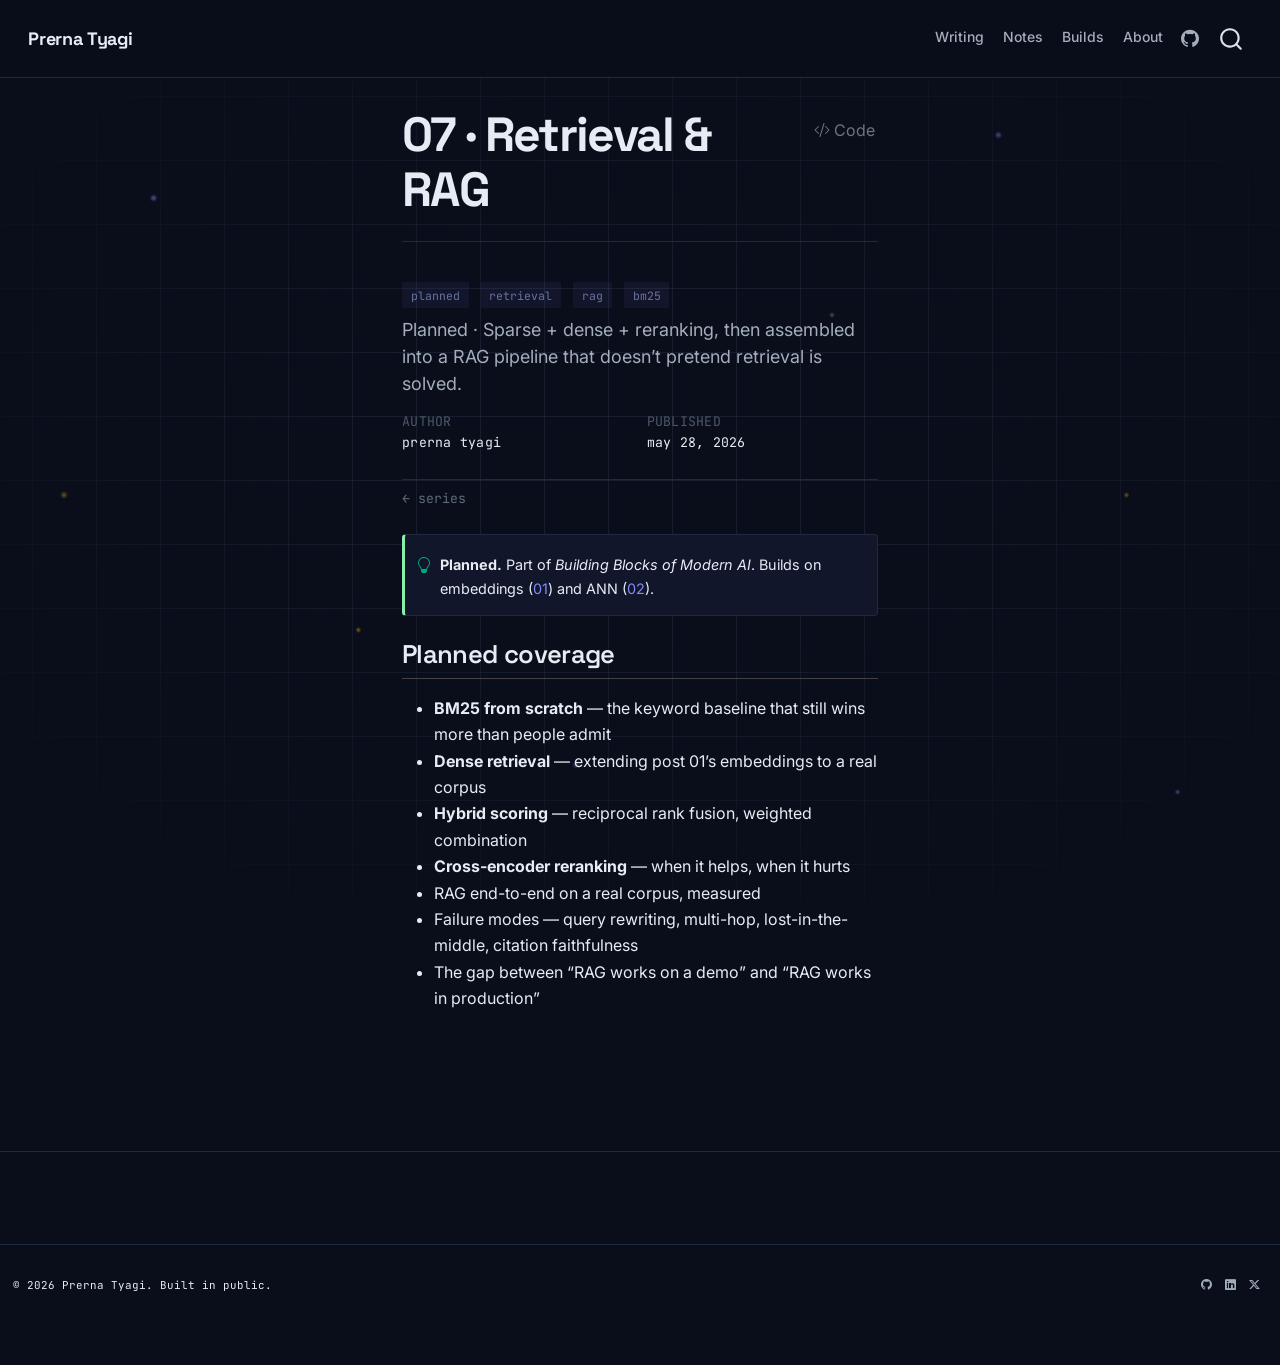
<file: posts/07-retrieval-rag/index.html>
<!DOCTYPE html>
<html xmlns="http://www.w3.org/1999/xhtml" lang="en" xml:lang="en"><head>

<meta charset="utf-8">
<meta name="generator" content="quarto-1.9.38">

<meta name="viewport" content="width=device-width, initial-scale=1.0, user-scalable=yes">

<meta name="author" content="Prerna Tyagi">
<meta name="dcterms.date" content="2026-05-28">
<meta name="description" content="Planned · Sparse + dense + reranking, then assembled into a RAG pipeline that doesn’t pretend retrieval is solved.">

<title>07 · Retrieval &amp; RAG – Prerna Tyagi</title>
<style>
/* Default styles provided by pandoc.
** See https://pandoc.org/MANUAL.html#variables-for-html for config info.
*/
code{white-space: pre-wrap;}
span.smallcaps{font-variant: small-caps;}
div.columns{display: flex; gap: min(4vw, 1.5em);}
div.column{flex: auto; overflow-x: auto;}
div.hanging-indent{margin-left: 1.5em; text-indent: -1.5em;}
ul.task-list{list-style: none;}
ul.task-list li input[type="checkbox"] {
  width: 0.8em;
  margin: 0 0.8em 0.2em -1em; /* quarto-specific, see https://github.com/quarto-dev/quarto-cli/issues/4556 */ 
  vertical-align: middle;
}
/* CSS for syntax highlighting */
html { -webkit-text-size-adjust: 100%; }
pre > code.sourceCode { white-space: pre; position: relative; }
pre > code.sourceCode > span { display: inline-block; line-height: 1.25; }
pre > code.sourceCode > span:empty { height: 1.2em; }
.sourceCode { overflow: visible; }
code.sourceCode > span { color: inherit; text-decoration: inherit; }
div.sourceCode { margin: 1em 0; }
pre.sourceCode { margin: 0; }
@media screen {
div.sourceCode { overflow: auto; }
}
@media print {
pre > code.sourceCode { white-space: pre-wrap; }
pre > code.sourceCode > span { text-indent: -5em; padding-left: 5em; }
}
pre.numberSource code
  { counter-reset: source-line 0; }
pre.numberSource code > span
  { position: relative; left: -4em; counter-increment: source-line; }
pre.numberSource code > span > a:first-child::before
  { content: counter(source-line);
    position: relative; left: -1em; text-align: right; vertical-align: baseline;
    border: none; display: inline-block;
    -webkit-touch-callout: none; -webkit-user-select: none;
    -khtml-user-select: none; -moz-user-select: none;
    -ms-user-select: none; user-select: none;
    padding: 0 4px; width: 4em;
  }
pre.numberSource { margin-left: 3em;  padding-left: 4px; }
div.sourceCode
  {   }
@media screen {
pre > code.sourceCode > span > a:first-child::before { text-decoration: underline; }
}
</style>


<script src="../../site_libs/quarto-nav/quarto-nav.js"></script>
<script src="../../site_libs/clipboard/clipboard.min.js"></script>
<script src="../../site_libs/quarto-search/autocomplete.umd.js"></script>
<script src="../../site_libs/quarto-search/fuse.min.js"></script>
<script src="../../site_libs/quarto-search/quarto-search.js"></script>
<meta name="quarto:offset" content="../../">
<script src="../../site_libs/quarto-html/quarto.js" type="module"></script>
<script src="../../site_libs/quarto-html/tabsets/tabsets.js" type="module"></script>
<script src="../../site_libs/quarto-html/popper.min.js"></script>
<script src="../../site_libs/quarto-html/tippy.umd.min.js"></script>
<script src="../../site_libs/quarto-html/anchor.min.js"></script>
<link href="../../site_libs/quarto-html/tippy.css" rel="stylesheet">
<link href="../../site_libs/quarto-html/quarto-syntax-highlighting-dark-6b6957c917596b414ec0b78690761e87.css" rel="stylesheet" id="quarto-text-highlighting-styles">
<script src="../../site_libs/bootstrap/bootstrap.min.js"></script>
<link href="../../site_libs/bootstrap/bootstrap-icons.css" rel="stylesheet">
<link href="../../site_libs/bootstrap/bootstrap-1dccbeb59330fe2078eb7e94e5353f6d.min.css" rel="stylesheet" append-hash="true" id="quarto-bootstrap" data-mode="dark">
<script id="quarto-search-options" type="application/json">{
  "location": "navbar",
  "copy-button": false,
  "collapse-after": 3,
  "panel-placement": "end",
  "type": "overlay",
  "limit": 50,
  "keyboard-shortcut": [
    "f",
    "/",
    "s"
  ],
  "show-item-context": false,
  "language": {
    "search-no-results-text": "No results",
    "search-matching-documents-text": "matching documents",
    "search-copy-link-title": "Copy link to search",
    "search-hide-matches-text": "Hide additional matches",
    "search-more-match-text": "more match in this document",
    "search-more-matches-text": "more matches in this document",
    "search-clear-button-title": "Clear",
    "search-text-placeholder": "",
    "search-detached-cancel-button-title": "Cancel",
    "search-submit-button-title": "Submit",
    "search-label": "Search"
  }
}</script>
<style>html{ scroll-behavior: smooth; }</style>


<link rel="stylesheet" href="../../styles.css">
</head>

<body class="nav-fixed fullcontent quarto-light">

<div id="quarto-search-results"></div>
  <header id="quarto-header" class="headroom fixed-top">
    <nav class="navbar navbar-expand-lg " data-bs-theme="dark">
      <div class="navbar-container container-fluid">
      <div class="navbar-brand-container mx-auto">
    <a class="navbar-brand" href="../../index.html">
    <span class="navbar-title">Prerna Tyagi</span>
    </a>
  </div>
            <div id="quarto-search" class="" title="Search"></div>
          <button class="navbar-toggler" type="button" data-bs-toggle="collapse" data-bs-target="#navbarCollapse" aria-controls="navbarCollapse" role="menu" aria-expanded="false" aria-label="Toggle navigation" onclick="if (window.quartoToggleHeadroom) { window.quartoToggleHeadroom(); }">
  <span class="navbar-toggler-icon"></span>
</button>
          <div class="collapse navbar-collapse" id="navbarCollapse">
            <ul class="navbar-nav navbar-nav-scroll ms-auto">
  <li class="nav-item">
    <a class="nav-link" href="../../index.html"> 
<span class="menu-text">Writing</span></a>
  </li>  
  <li class="nav-item">
    <a class="nav-link" href="https://github.com/tyagiprerna0808/ml-applied-depth/tree/main/notes"> 
<span class="menu-text">Notes</span></a>
  </li>  
  <li class="nav-item">
    <a class="nav-link" href="../../projects.html"> 
<span class="menu-text">Builds</span></a>
  </li>  
  <li class="nav-item">
    <a class="nav-link" href="../../about.html"> 
<span class="menu-text">About</span></a>
  </li>  
  <li class="nav-item compact">
    <a class="nav-link" href="https://github.com/tyagiprerna0808"> <i class="bi bi-github" role="img" aria-label="GitHub">
</i> 
<span class="menu-text"></span></a>
  </li>  
</ul>
          </div> <!-- /navcollapse -->
            <div class="quarto-navbar-tools">
</div>
      </div> <!-- /container-fluid -->
    </nav>
</header>
<!-- content -->
<div id="quarto-content" class="quarto-container page-columns page-rows-contents page-layout-article page-navbar">
<!-- sidebar -->
<!-- margin-sidebar -->
    
<!-- main -->
<main class="content" id="quarto-document-content">

<header id="title-block-header" class="quarto-title-block default">
<div class="quarto-title">
<div class="quarto-title-block"><div><h1 class="title">07 · Retrieval &amp; RAG</h1><button type="button" class="btn code-tools-button" id="quarto-code-tools-source"><i class="bi"></i> Code</button></div></div>
  <div class="quarto-categories">
    <div class="quarto-category">planned</div>
    <div class="quarto-category">retrieval</div>
    <div class="quarto-category">rag</div>
    <div class="quarto-category">bm25</div>
  </div>
  </div>

<div>
  <div class="description">
    Planned · Sparse + dense + reranking, then assembled into a RAG pipeline that doesn’t pretend retrieval is solved.
  </div>
</div>


<div class="quarto-title-meta">

    <div>
    <div class="quarto-title-meta-heading">Author</div>
    <div class="quarto-title-meta-contents">
             <p>Prerna Tyagi </p>
          </div>
  </div>
    
    <div>
    <div class="quarto-title-meta-heading">Published</div>
    <div class="quarto-title-meta-contents">
      <p class="date">May 28, 2026</p>
    </div>
  </div>
  
    
  </div>
  


</header>


<p class="breadcrumb-mono">
<a href="../../">← series</a>
</p>
<div class="callout callout-style-simple callout-tip">
<div class="callout-body d-flex">
<div class="callout-icon-container">
<i class="callout-icon"></i>
</div>
<div class="callout-body-container">
<p><strong>Planned.</strong> Part of <em>Building Blocks of Modern AI</em>. Builds on embeddings (<a href="../01-embeddings-vector-search/">01</a>) and ANN (<a href="../02-vector-search-ann/">02</a>).</p>
</div>
</div>
</div>
<section id="planned-coverage" class="level2">
<h2 class="anchored" data-anchor-id="planned-coverage">Planned coverage</h2>
<ul>
<li><strong>BM25 from scratch</strong> — the keyword baseline that still wins more than people admit</li>
<li><strong>Dense retrieval</strong> — extending post 01’s embeddings to a real corpus</li>
<li><strong>Hybrid scoring</strong> — reciprocal rank fusion, weighted combination</li>
<li><strong>Cross-encoder reranking</strong> — when it helps, when it hurts</li>
<li>RAG end-to-end on a real corpus, measured</li>
<li>Failure modes — query rewriting, multi-hop, lost-in-the-middle, citation faithfulness</li>
<li>The gap between “RAG works on a demo” and “RAG works in production”</li>
</ul>


<!-- -->

</section>

</main> <!-- /main -->
<script id="quarto-html-after-body" type="application/javascript">
  window.document.addEventListener("DOMContentLoaded", function (event) {
    const icon = "";
    const anchorJS = new window.AnchorJS();
    anchorJS.options = {
      placement: 'right',
      icon: icon
    };
    anchorJS.add('.anchored');
    const isCodeAnnotation = (el) => {
      for (const clz of el.classList) {
        if (clz.startsWith('code-annotation-')) {                     
          return true;
        }
      }
      return false;
    }
    const onCopySuccess = function(e) {
      // button target
      const button = e.trigger;
      // don't keep focus
      button.blur();
      // flash "checked"
      button.classList.add('code-copy-button-checked');
      var currentTitle = button.getAttribute("title");
      button.setAttribute("title", "Copied!");
      let tooltip;
      if (window.bootstrap) {
        button.setAttribute("data-bs-toggle", "tooltip");
        button.setAttribute("data-bs-placement", "left");
        button.setAttribute("data-bs-title", "Copied!");
        tooltip = new bootstrap.Tooltip(button, 
          { trigger: "manual", 
            customClass: "code-copy-button-tooltip",
            offset: [0, -8]});
        tooltip.show();    
      }
      setTimeout(function() {
        if (tooltip) {
          tooltip.hide();
          button.removeAttribute("data-bs-title");
          button.removeAttribute("data-bs-toggle");
          button.removeAttribute("data-bs-placement");
        }
        button.setAttribute("title", currentTitle);
        button.classList.remove('code-copy-button-checked');
      }, 1000);
      // clear code selection
      e.clearSelection();
    }
    const getTextToCopy = function(trigger) {
      const outerScaffold = trigger.parentElement.cloneNode(true);
      const codeEl = outerScaffold.querySelector('code');
      for (const childEl of codeEl.children) {
        if (isCodeAnnotation(childEl)) {
          childEl.remove();
        }
      }
      return codeEl.innerText;
    }
    const clipboard = new window.ClipboardJS('.code-copy-button:not([data-in-quarto-modal])', {
      text: getTextToCopy
    });
    clipboard.on('success', onCopySuccess);
    if (window.document.getElementById('quarto-embedded-source-code-modal')) {
      const clipboardModal = new window.ClipboardJS('.code-copy-button[data-in-quarto-modal]', {
        text: getTextToCopy,
        container: window.document.getElementById('quarto-embedded-source-code-modal')
      });
      clipboardModal.on('success', onCopySuccess);
    }
    const viewSource = window.document.getElementById('quarto-view-source') ||
                       window.document.getElementById('quarto-code-tools-source');
    if (viewSource) {
      const sourceUrl = viewSource.getAttribute("data-quarto-source-url");
      viewSource.addEventListener("click", function(e) {
        if (sourceUrl) {
          // rstudio viewer pane
          if (/\bcapabilities=\b/.test(window.location)) {
            window.open(sourceUrl);
          } else {
            window.location.href = sourceUrl;
          }
        } else {
          const modal = new bootstrap.Modal(document.getElementById('quarto-embedded-source-code-modal'));
          modal.show();
        }
        return false;
      });
    }
    function toggleCodeHandler(show) {
      return function(e) {
        const detailsSrc = window.document.querySelectorAll(".cell > details > .sourceCode");
        for (let i=0; i<detailsSrc.length; i++) {
          const details = detailsSrc[i].parentElement;
          if (show) {
            details.open = true;
          } else {
            details.removeAttribute("open");
          }
        }
        const cellCodeDivs = window.document.querySelectorAll(".cell > .sourceCode");
        const fromCls = show ? "hidden" : "unhidden";
        const toCls = show ? "unhidden" : "hidden";
        for (let i=0; i<cellCodeDivs.length; i++) {
          const codeDiv = cellCodeDivs[i];
          if (codeDiv.classList.contains(fromCls)) {
            codeDiv.classList.remove(fromCls);
            codeDiv.classList.add(toCls);
          } 
        }
        return false;
      }
    }
    const hideAllCode = window.document.getElementById("quarto-hide-all-code");
    if (hideAllCode) {
      hideAllCode.addEventListener("click", toggleCodeHandler(false));
    }
    const showAllCode = window.document.getElementById("quarto-show-all-code");
    if (showAllCode) {
      showAllCode.addEventListener("click", toggleCodeHandler(true));
    }
      var localhostRegex = new RegExp(/^(?:http|https):\/\/localhost\:?[0-9]*\//);
      var mailtoRegex = new RegExp(/^mailto:/);
        var filterRegex = new RegExp("https:\/\/tyagiprerna0808\.github\.io\/blog");
      var isInternal = (href) => {
          return filterRegex.test(href) || localhostRegex.test(href) || mailtoRegex.test(href);
      }
      // Inspect non-navigation links and adorn them if external
     var links = window.document.querySelectorAll('a[href]:not(.nav-link):not(.navbar-brand):not(.toc-action):not(.sidebar-link):not(.sidebar-item-toggle):not(.pagination-link):not(.no-external):not([aria-hidden]):not(.dropdown-item):not(.quarto-navigation-tool):not(.about-link)');
      for (var i=0; i<links.length; i++) {
        const link = links[i];
        if (!isInternal(link.href)) {
          // undo the damage that might have been done by quarto-nav.js in the case of
          // links that we want to consider external
          if (link.dataset.originalHref !== undefined) {
            link.href = link.dataset.originalHref;
          }
            // target, if specified
            link.setAttribute("target", "_blank");
            if (link.getAttribute("rel") === null) {
              link.setAttribute("rel", "noopener");
            }
        }
      }
    function tippyHover(el, contentFn, onTriggerFn, onUntriggerFn) {
      const config = {
        allowHTML: true,
        maxWidth: 500,
        delay: 100,
        arrow: false,
        appendTo: function(el) {
            return el.parentElement;
        },
        interactive: true,
        interactiveBorder: 10,
        theme: 'quarto',
        placement: 'bottom-start',
      };
      if (contentFn) {
        config.content = contentFn;
      }
      if (onTriggerFn) {
        config.onTrigger = onTriggerFn;
      }
      if (onUntriggerFn) {
        config.onUntrigger = onUntriggerFn;
      }
      window.tippy(el, config); 
    }
    const noterefs = window.document.querySelectorAll('a[role="doc-noteref"]');
    for (var i=0; i<noterefs.length; i++) {
      const ref = noterefs[i];
      tippyHover(ref, function() {
        // use id or data attribute instead here
        let href = ref.getAttribute('data-footnote-href') || ref.getAttribute('href');
        try { href = new URL(href).hash; } catch {}
        const id = href.replace(/^#\/?/, "");
        const note = window.document.getElementById(id);
        if (note) {
          return note.innerHTML;
        } else {
          return "";
        }
      });
    }
    const xrefs = window.document.querySelectorAll('a.quarto-xref');
    const processXRef = (id, note) => {
      // Strip column container classes
      const stripColumnClz = (el) => {
        el.classList.remove("page-full", "page-columns");
        if (el.children) {
          for (const child of el.children) {
            stripColumnClz(child);
          }
        }
      }
      stripColumnClz(note)
      if (id === null || id.startsWith('sec-')) {
        // Special case sections, only their first couple elements
        const container = document.createElement("div");
        if (note.children && note.children.length > 2) {
          container.appendChild(note.children[0].cloneNode(true));
          for (let i = 1; i < note.children.length; i++) {
            const child = note.children[i];
            if (child.tagName === "P" && child.innerText === "") {
              continue;
            } else {
              container.appendChild(child.cloneNode(true));
              break;
            }
          }
          if (window.Quarto?.typesetMath) {
            window.Quarto.typesetMath(container);
          }
          return container.innerHTML
        } else {
          if (window.Quarto?.typesetMath) {
            window.Quarto.typesetMath(note);
          }
          return note.innerHTML;
        }
      } else {
        // Remove any anchor links if they are present
        const anchorLink = note.querySelector('a.anchorjs-link');
        if (anchorLink) {
          anchorLink.remove();
        }
        if (window.Quarto?.typesetMath) {
          window.Quarto.typesetMath(note);
        }
        if (note.classList.contains("callout")) {
          return note.outerHTML;
        } else {
          return note.innerHTML;
        }
      }
    }
    for (var i=0; i<xrefs.length; i++) {
      const xref = xrefs[i];
      tippyHover(xref, undefined, function(instance) {
        instance.disable();
        let url = xref.getAttribute('href');
        let hash = undefined; 
        if (url.startsWith('#')) {
          hash = url;
        } else {
          try { hash = new URL(url).hash; } catch {}
        }
        if (hash) {
          const id = hash.replace(/^#\/?/, "");
          const note = window.document.getElementById(id);
          if (note !== null) {
            try {
              const html = processXRef(id, note.cloneNode(true));
              instance.setContent(html);
            } finally {
              instance.enable();
              instance.show();
            }
          } else {
            // See if we can fetch this
            fetch(url.split('#')[0])
            .then(res => res.text())
            .then(html => {
              const parser = new DOMParser();
              const htmlDoc = parser.parseFromString(html, "text/html");
              const note = htmlDoc.getElementById(id);
              if (note !== null) {
                const html = processXRef(id, note);
                instance.setContent(html);
              } 
            }).finally(() => {
              instance.enable();
              instance.show();
            });
          }
        } else {
          // See if we can fetch a full url (with no hash to target)
          // This is a special case and we should probably do some content thinning / targeting
          fetch(url)
          .then(res => res.text())
          .then(html => {
            const parser = new DOMParser();
            const htmlDoc = parser.parseFromString(html, "text/html");
            const note = htmlDoc.querySelector('main.content');
            if (note !== null) {
              // This should only happen for chapter cross references
              // (since there is no id in the URL)
              // remove the first header
              if (note.children.length > 0 && note.children[0].tagName === "HEADER") {
                note.children[0].remove();
              }
              const html = processXRef(null, note);
              instance.setContent(html);
            } 
          }).finally(() => {
            instance.enable();
            instance.show();
          });
        }
      }, function(instance) {
      });
    }
        let selectedAnnoteEl;
        const selectorForAnnotation = ( cell, annotation) => {
          let cellAttr = 'data-code-cell="' + cell + '"';
          let lineAttr = 'data-code-annotation="' +  annotation + '"';
          const selector = 'span[' + cellAttr + '][' + lineAttr + ']';
          return selector;
        }
        const selectCodeLines = (annoteEl) => {
          const doc = window.document;
          const targetCell = annoteEl.getAttribute("data-target-cell");
          const targetAnnotation = annoteEl.getAttribute("data-target-annotation");
          const annoteSpan = window.document.querySelector(selectorForAnnotation(targetCell, targetAnnotation));
          const lines = annoteSpan.getAttribute("data-code-lines").split(",");
          const lineIds = lines.map((line) => {
            return targetCell + "-" + line;
          })
          let top = null;
          let height = null;
          let parent = null;
          if (lineIds.length > 0) {
              //compute the position of the single el (top and bottom and make a div)
              const el = window.document.getElementById(lineIds[0]);
              top = el.offsetTop;
              height = el.offsetHeight;
              parent = el.parentElement.parentElement;
            if (lineIds.length > 1) {
              const lastEl = window.document.getElementById(lineIds[lineIds.length - 1]);
              const bottom = lastEl.offsetTop + lastEl.offsetHeight;
              height = bottom - top;
            }
            if (top !== null && height !== null && parent !== null) {
              // cook up a div (if necessary) and position it 
              let div = window.document.getElementById("code-annotation-line-highlight");
              if (div === null) {
                div = window.document.createElement("div");
                div.setAttribute("id", "code-annotation-line-highlight");
                div.style.position = 'absolute';
                parent.appendChild(div);
              }
              div.style.top = top - 2 + "px";
              div.style.height = height + 4 + "px";
              div.style.left = 0;
              let gutterDiv = window.document.getElementById("code-annotation-line-highlight-gutter");
              if (gutterDiv === null) {
                gutterDiv = window.document.createElement("div");
                gutterDiv.setAttribute("id", "code-annotation-line-highlight-gutter");
                gutterDiv.style.position = 'absolute';
                const codeCell = window.document.getElementById(targetCell);
                const gutter = codeCell.querySelector('.code-annotation-gutter');
                gutter.appendChild(gutterDiv);
              }
              gutterDiv.style.top = top - 2 + "px";
              gutterDiv.style.height = height + 4 + "px";
            }
            selectedAnnoteEl = annoteEl;
          }
        };
        const unselectCodeLines = () => {
          const elementsIds = ["code-annotation-line-highlight", "code-annotation-line-highlight-gutter"];
          elementsIds.forEach((elId) => {
            const div = window.document.getElementById(elId);
            if (div) {
              div.remove();
            }
          });
          selectedAnnoteEl = undefined;
        };
          // Handle positioning of the toggle
      window.addEventListener(
        "resize",
        throttle(() => {
          elRect = undefined;
          if (selectedAnnoteEl) {
            selectCodeLines(selectedAnnoteEl);
          }
        }, 10)
      );
      function throttle(fn, ms) {
      let throttle = false;
      let timer;
        return (...args) => {
          if(!throttle) { // first call gets through
              fn.apply(this, args);
              throttle = true;
          } else { // all the others get throttled
              if(timer) clearTimeout(timer); // cancel #2
              timer = setTimeout(() => {
                fn.apply(this, args);
                timer = throttle = false;
              }, ms);
          }
        };
      }
        // Attach click handler to the DT
        const annoteDls = window.document.querySelectorAll('dt[data-target-cell]');
        for (const annoteDlNode of annoteDls) {
          annoteDlNode.addEventListener('click', (event) => {
            const clickedEl = event.target;
            if (clickedEl !== selectedAnnoteEl) {
              unselectCodeLines();
              const activeEl = window.document.querySelector('dt[data-target-cell].code-annotation-active');
              if (activeEl) {
                activeEl.classList.remove('code-annotation-active');
              }
              selectCodeLines(clickedEl);
              clickedEl.classList.add('code-annotation-active');
            } else {
              // Unselect the line
              unselectCodeLines();
              clickedEl.classList.remove('code-annotation-active');
            }
          });
        }
    const findCites = (el) => {
      const parentEl = el.parentElement;
      if (parentEl) {
        const cites = parentEl.dataset.cites;
        if (cites) {
          return {
            el,
            cites: cites.split(' ')
          };
        } else {
          return findCites(el.parentElement)
        }
      } else {
        return undefined;
      }
    };
    var bibliorefs = window.document.querySelectorAll('a[role="doc-biblioref"]');
    for (var i=0; i<bibliorefs.length; i++) {
      const ref = bibliorefs[i];
      const citeInfo = findCites(ref);
      if (citeInfo) {
        tippyHover(citeInfo.el, function() {
          var popup = window.document.createElement('div');
          citeInfo.cites.forEach(function(cite) {
            var citeDiv = window.document.createElement('div');
            citeDiv.classList.add('hanging-indent');
            citeDiv.classList.add('csl-entry');
            var biblioDiv = window.document.getElementById('ref-' + cite);
            if (biblioDiv) {
              citeDiv.innerHTML = biblioDiv.innerHTML;
            }
            popup.appendChild(citeDiv);
          });
          return popup.innerHTML;
        });
      }
    }
  });
  </script><div class="modal fade" id="quarto-embedded-source-code-modal" tabindex="-1" aria-labelledby="quarto-embedded-source-code-modal-label" aria-hidden="true"><div class="modal-dialog modal-dialog-scrollable"><div class="modal-content"><div class="modal-header"><h5 class="modal-title" id="quarto-embedded-source-code-modal-label">Source Code</h5><button class="btn-close" data-bs-dismiss="modal"></button></div><div class="modal-body"><div class="">
<div class="code-copy-outer-scaffold"><div class="sourceCode" id="cb1" data-shortcodes="false"><pre class="sourceCode markdown code-with-copy"><code class="sourceCode markdown"><span id="cb1-1"><a href="#cb1-1" aria-hidden="true" tabindex="-1"></a><span class="co">---</span></span>
<span id="cb1-2"><a href="#cb1-2" aria-hidden="true" tabindex="-1"></a><span class="an">title:</span><span class="co"> "07 · Retrieval &amp; RAG"</span></span>
<span id="cb1-3"><a href="#cb1-3" aria-hidden="true" tabindex="-1"></a><span class="an">description:</span><span class="co"> "Planned · Sparse + dense + reranking, then assembled into a RAG pipeline that doesn't pretend retrieval is solved."</span></span>
<span id="cb1-4"><a href="#cb1-4" aria-hidden="true" tabindex="-1"></a><span class="an">author:</span><span class="co"> "Prerna Tyagi"</span></span>
<span id="cb1-5"><a href="#cb1-5" aria-hidden="true" tabindex="-1"></a><span class="an">date:</span><span class="co"> "2026-05-28"</span></span>
<span id="cb1-6"><a href="#cb1-6" aria-hidden="true" tabindex="-1"></a><span class="an">categories:</span><span class="co"> [planned, retrieval, rag, bm25]</span></span>
<span id="cb1-7"><a href="#cb1-7" aria-hidden="true" tabindex="-1"></a><span class="an">reading-time:</span><span class="co"> true</span></span>
<span id="cb1-8"><a href="#cb1-8" aria-hidden="true" tabindex="-1"></a><span class="an">toc:</span><span class="co"> false</span></span>
<span id="cb1-9"><a href="#cb1-9" aria-hidden="true" tabindex="-1"></a><span class="co">---</span></span>
<span id="cb1-10"><a href="#cb1-10" aria-hidden="true" tabindex="-1"></a></span>
<span id="cb1-11"><a href="#cb1-11" aria-hidden="true" tabindex="-1"></a><span class="dt">&lt;</span><span class="kw">p</span><span class="ot"> class</span><span class="op">=</span><span class="st">"breadcrumb-mono"</span><span class="dt">&gt;</span><span class="co">[</span><span class="ot">← series</span><span class="co">](../../)</span><span class="dt">&lt;/</span><span class="kw">p</span><span class="dt">&gt;</span></span>
<span id="cb1-12"><a href="#cb1-12" aria-hidden="true" tabindex="-1"></a></span>
<span id="cb1-13"><a href="#cb1-13" aria-hidden="true" tabindex="-1"></a>::: {.callout-tip appearance="simple"}</span>
<span id="cb1-14"><a href="#cb1-14" aria-hidden="true" tabindex="-1"></a>**Planned.** Part of *Building Blocks of Modern AI*. Builds on embeddings (<span class="co">[</span><span class="ot">01</span><span class="co">](../01-embeddings-vector-search/)</span>) and ANN (<span class="co">[</span><span class="ot">02</span><span class="co">](../02-vector-search-ann/)</span>).</span>
<span id="cb1-15"><a href="#cb1-15" aria-hidden="true" tabindex="-1"></a>:::</span>
<span id="cb1-16"><a href="#cb1-16" aria-hidden="true" tabindex="-1"></a></span>
<span id="cb1-17"><a href="#cb1-17" aria-hidden="true" tabindex="-1"></a><span class="fu">## Planned coverage</span></span>
<span id="cb1-18"><a href="#cb1-18" aria-hidden="true" tabindex="-1"></a></span>
<span id="cb1-19"><a href="#cb1-19" aria-hidden="true" tabindex="-1"></a><span class="ss">- </span>**BM25 from scratch** — the keyword baseline that still wins more than people admit</span>
<span id="cb1-20"><a href="#cb1-20" aria-hidden="true" tabindex="-1"></a><span class="ss">- </span>**Dense retrieval** — extending post 01's embeddings to a real corpus</span>
<span id="cb1-21"><a href="#cb1-21" aria-hidden="true" tabindex="-1"></a><span class="ss">- </span>**Hybrid scoring** — reciprocal rank fusion, weighted combination</span>
<span id="cb1-22"><a href="#cb1-22" aria-hidden="true" tabindex="-1"></a><span class="ss">- </span>**Cross-encoder reranking** — when it helps, when it hurts</span>
<span id="cb1-23"><a href="#cb1-23" aria-hidden="true" tabindex="-1"></a><span class="ss">- </span>RAG end-to-end on a real corpus, measured</span>
<span id="cb1-24"><a href="#cb1-24" aria-hidden="true" tabindex="-1"></a><span class="ss">- </span>Failure modes — query rewriting, multi-hop, lost-in-the-middle, citation faithfulness</span>
<span id="cb1-25"><a href="#cb1-25" aria-hidden="true" tabindex="-1"></a><span class="ss">- </span>The gap between "RAG works on a demo" and "RAG works in production"</span></code></pre></div><button title="Copy to Clipboard" class="code-copy-button" data-in-quarto-modal=""><i class="bi"></i></button></div>
</div></div></div></div></div>
</div> <!-- /content -->
<footer class="footer">
  <div class="nav-footer">
    <div class="nav-footer-left">
<p>© 2026 Prerna Tyagi. Built in public.</p>
</div>   
    <div class="nav-footer-center">
      &nbsp;
    </div>
    <div class="nav-footer-right">
      <ul class="footer-items list-unstyled">
    <li class="nav-item compact">
    <a class="nav-link" href="https://github.com/tyagiprerna0808">
      <i class="bi bi-github" role="img" aria-label="GitHub">
</i> 
    </a>
  </li>  
    <li class="nav-item compact">
    <a class="nav-link" href="https://www.linkedin.com/in/prerna-tyagi-/">
      <i class="bi bi-linkedin" role="img" aria-label="LinkedIn">
</i> 
    </a>
  </li>  
    <li class="nav-item compact">
    <a class="nav-link" href="https://x.com/prernaaa0808">
      <i class="bi bi-twitter-x" role="img" aria-label="X">
</i> 
    </a>
  </li>  
</ul>
    </div>
  </div>
</footer>




<script src="../../site_libs/quarto-html/zenscroll-min.js"></script>
</body></html>
</file>
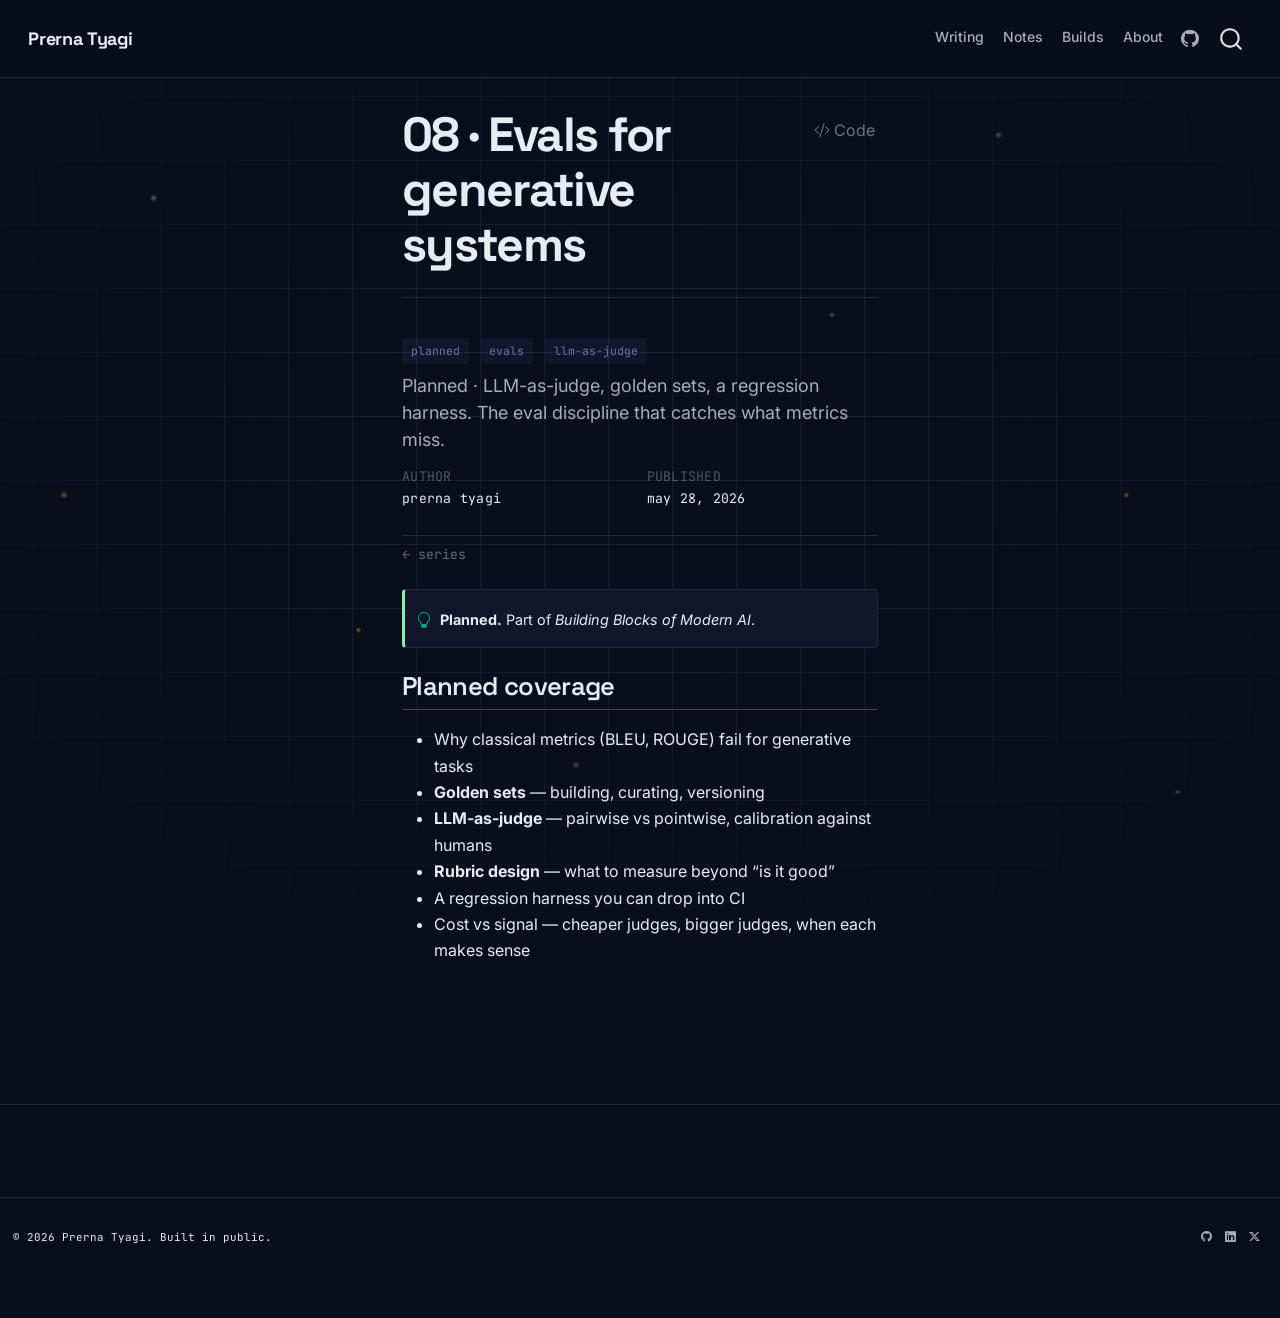
<file: posts/08-evals/index.html>
<!DOCTYPE html>
<html xmlns="http://www.w3.org/1999/xhtml" lang="en" xml:lang="en"><head>

<meta charset="utf-8">
<meta name="generator" content="quarto-1.9.38">

<meta name="viewport" content="width=device-width, initial-scale=1.0, user-scalable=yes">

<meta name="author" content="Prerna Tyagi">
<meta name="dcterms.date" content="2026-05-28">
<meta name="description" content="Planned · LLM-as-judge, golden sets, a regression harness. The eval discipline that catches what metrics miss.">

<title>08 · Evals for generative systems – Prerna Tyagi</title>
<style>
/* Default styles provided by pandoc.
** See https://pandoc.org/MANUAL.html#variables-for-html for config info.
*/
code{white-space: pre-wrap;}
span.smallcaps{font-variant: small-caps;}
div.columns{display: flex; gap: min(4vw, 1.5em);}
div.column{flex: auto; overflow-x: auto;}
div.hanging-indent{margin-left: 1.5em; text-indent: -1.5em;}
ul.task-list{list-style: none;}
ul.task-list li input[type="checkbox"] {
  width: 0.8em;
  margin: 0 0.8em 0.2em -1em; /* quarto-specific, see https://github.com/quarto-dev/quarto-cli/issues/4556 */ 
  vertical-align: middle;
}
/* CSS for syntax highlighting */
html { -webkit-text-size-adjust: 100%; }
pre > code.sourceCode { white-space: pre; position: relative; }
pre > code.sourceCode > span { display: inline-block; line-height: 1.25; }
pre > code.sourceCode > span:empty { height: 1.2em; }
.sourceCode { overflow: visible; }
code.sourceCode > span { color: inherit; text-decoration: inherit; }
div.sourceCode { margin: 1em 0; }
pre.sourceCode { margin: 0; }
@media screen {
div.sourceCode { overflow: auto; }
}
@media print {
pre > code.sourceCode { white-space: pre-wrap; }
pre > code.sourceCode > span { text-indent: -5em; padding-left: 5em; }
}
pre.numberSource code
  { counter-reset: source-line 0; }
pre.numberSource code > span
  { position: relative; left: -4em; counter-increment: source-line; }
pre.numberSource code > span > a:first-child::before
  { content: counter(source-line);
    position: relative; left: -1em; text-align: right; vertical-align: baseline;
    border: none; display: inline-block;
    -webkit-touch-callout: none; -webkit-user-select: none;
    -khtml-user-select: none; -moz-user-select: none;
    -ms-user-select: none; user-select: none;
    padding: 0 4px; width: 4em;
  }
pre.numberSource { margin-left: 3em;  padding-left: 4px; }
div.sourceCode
  {   }
@media screen {
pre > code.sourceCode > span > a:first-child::before { text-decoration: underline; }
}
</style>


<script src="../../site_libs/quarto-nav/quarto-nav.js"></script>
<script src="../../site_libs/clipboard/clipboard.min.js"></script>
<script src="../../site_libs/quarto-search/autocomplete.umd.js"></script>
<script src="../../site_libs/quarto-search/fuse.min.js"></script>
<script src="../../site_libs/quarto-search/quarto-search.js"></script>
<meta name="quarto:offset" content="../../">
<script src="../../site_libs/quarto-html/quarto.js" type="module"></script>
<script src="../../site_libs/quarto-html/tabsets/tabsets.js" type="module"></script>
<script src="../../site_libs/quarto-html/popper.min.js"></script>
<script src="../../site_libs/quarto-html/tippy.umd.min.js"></script>
<script src="../../site_libs/quarto-html/anchor.min.js"></script>
<link href="../../site_libs/quarto-html/tippy.css" rel="stylesheet">
<link href="../../site_libs/quarto-html/quarto-syntax-highlighting-dark-6b6957c917596b414ec0b78690761e87.css" rel="stylesheet" id="quarto-text-highlighting-styles">
<script src="../../site_libs/bootstrap/bootstrap.min.js"></script>
<link href="../../site_libs/bootstrap/bootstrap-icons.css" rel="stylesheet">
<link href="../../site_libs/bootstrap/bootstrap-1dccbeb59330fe2078eb7e94e5353f6d.min.css" rel="stylesheet" append-hash="true" id="quarto-bootstrap" data-mode="dark">
<script id="quarto-search-options" type="application/json">{
  "location": "navbar",
  "copy-button": false,
  "collapse-after": 3,
  "panel-placement": "end",
  "type": "overlay",
  "limit": 50,
  "keyboard-shortcut": [
    "f",
    "/",
    "s"
  ],
  "show-item-context": false,
  "language": {
    "search-no-results-text": "No results",
    "search-matching-documents-text": "matching documents",
    "search-copy-link-title": "Copy link to search",
    "search-hide-matches-text": "Hide additional matches",
    "search-more-match-text": "more match in this document",
    "search-more-matches-text": "more matches in this document",
    "search-clear-button-title": "Clear",
    "search-text-placeholder": "",
    "search-detached-cancel-button-title": "Cancel",
    "search-submit-button-title": "Submit",
    "search-label": "Search"
  }
}</script>
<style>html{ scroll-behavior: smooth; }</style>


<link rel="stylesheet" href="../../styles.css">
</head>

<body class="nav-fixed fullcontent quarto-light">

<div id="quarto-search-results"></div>
  <header id="quarto-header" class="headroom fixed-top">
    <nav class="navbar navbar-expand-lg " data-bs-theme="dark">
      <div class="navbar-container container-fluid">
      <div class="navbar-brand-container mx-auto">
    <a class="navbar-brand" href="../../index.html">
    <span class="navbar-title">Prerna Tyagi</span>
    </a>
  </div>
            <div id="quarto-search" class="" title="Search"></div>
          <button class="navbar-toggler" type="button" data-bs-toggle="collapse" data-bs-target="#navbarCollapse" aria-controls="navbarCollapse" role="menu" aria-expanded="false" aria-label="Toggle navigation" onclick="if (window.quartoToggleHeadroom) { window.quartoToggleHeadroom(); }">
  <span class="navbar-toggler-icon"></span>
</button>
          <div class="collapse navbar-collapse" id="navbarCollapse">
            <ul class="navbar-nav navbar-nav-scroll ms-auto">
  <li class="nav-item">
    <a class="nav-link" href="../../index.html"> 
<span class="menu-text">Writing</span></a>
  </li>  
  <li class="nav-item">
    <a class="nav-link" href="https://github.com/tyagiprerna0808/ml-applied-depth/tree/main/notes"> 
<span class="menu-text">Notes</span></a>
  </li>  
  <li class="nav-item">
    <a class="nav-link" href="../../projects.html"> 
<span class="menu-text">Builds</span></a>
  </li>  
  <li class="nav-item">
    <a class="nav-link" href="../../about.html"> 
<span class="menu-text">About</span></a>
  </li>  
  <li class="nav-item compact">
    <a class="nav-link" href="https://github.com/tyagiprerna0808"> <i class="bi bi-github" role="img" aria-label="GitHub">
</i> 
<span class="menu-text"></span></a>
  </li>  
</ul>
          </div> <!-- /navcollapse -->
            <div class="quarto-navbar-tools">
</div>
      </div> <!-- /container-fluid -->
    </nav>
</header>
<!-- content -->
<div id="quarto-content" class="quarto-container page-columns page-rows-contents page-layout-article page-navbar">
<!-- sidebar -->
<!-- margin-sidebar -->
    
<!-- main -->
<main class="content" id="quarto-document-content">

<header id="title-block-header" class="quarto-title-block default">
<div class="quarto-title">
<div class="quarto-title-block"><div><h1 class="title">08 · Evals for generative systems</h1><button type="button" class="btn code-tools-button" id="quarto-code-tools-source"><i class="bi"></i> Code</button></div></div>
  <div class="quarto-categories">
    <div class="quarto-category">planned</div>
    <div class="quarto-category">evals</div>
    <div class="quarto-category">llm-as-judge</div>
  </div>
  </div>

<div>
  <div class="description">
    Planned · LLM-as-judge, golden sets, a regression harness. The eval discipline that catches what metrics miss.
  </div>
</div>


<div class="quarto-title-meta">

    <div>
    <div class="quarto-title-meta-heading">Author</div>
    <div class="quarto-title-meta-contents">
             <p>Prerna Tyagi </p>
          </div>
  </div>
    
    <div>
    <div class="quarto-title-meta-heading">Published</div>
    <div class="quarto-title-meta-contents">
      <p class="date">May 28, 2026</p>
    </div>
  </div>
  
    
  </div>
  


</header>


<p class="breadcrumb-mono">
<a href="../../">← series</a>
</p>
<div class="callout callout-style-simple callout-tip">
<div class="callout-body d-flex">
<div class="callout-icon-container">
<i class="callout-icon"></i>
</div>
<div class="callout-body-container">
<p><strong>Planned.</strong> Part of <em>Building Blocks of Modern AI</em>.</p>
</div>
</div>
</div>
<section id="planned-coverage" class="level2">
<h2 class="anchored" data-anchor-id="planned-coverage">Planned coverage</h2>
<ul>
<li>Why classical metrics (BLEU, ROUGE) fail for generative tasks</li>
<li><strong>Golden sets</strong> — building, curating, versioning</li>
<li><strong>LLM-as-judge</strong> — pairwise vs pointwise, calibration against humans</li>
<li><strong>Rubric design</strong> — what to measure beyond “is it good”</li>
<li>A regression harness you can drop into CI</li>
<li>Cost vs signal — cheaper judges, bigger judges, when each makes sense</li>
</ul>


<!-- -->

</section>

</main> <!-- /main -->
<script id="quarto-html-after-body" type="application/javascript">
  window.document.addEventListener("DOMContentLoaded", function (event) {
    const icon = "";
    const anchorJS = new window.AnchorJS();
    anchorJS.options = {
      placement: 'right',
      icon: icon
    };
    anchorJS.add('.anchored');
    const isCodeAnnotation = (el) => {
      for (const clz of el.classList) {
        if (clz.startsWith('code-annotation-')) {                     
          return true;
        }
      }
      return false;
    }
    const onCopySuccess = function(e) {
      // button target
      const button = e.trigger;
      // don't keep focus
      button.blur();
      // flash "checked"
      button.classList.add('code-copy-button-checked');
      var currentTitle = button.getAttribute("title");
      button.setAttribute("title", "Copied!");
      let tooltip;
      if (window.bootstrap) {
        button.setAttribute("data-bs-toggle", "tooltip");
        button.setAttribute("data-bs-placement", "left");
        button.setAttribute("data-bs-title", "Copied!");
        tooltip = new bootstrap.Tooltip(button, 
          { trigger: "manual", 
            customClass: "code-copy-button-tooltip",
            offset: [0, -8]});
        tooltip.show();    
      }
      setTimeout(function() {
        if (tooltip) {
          tooltip.hide();
          button.removeAttribute("data-bs-title");
          button.removeAttribute("data-bs-toggle");
          button.removeAttribute("data-bs-placement");
        }
        button.setAttribute("title", currentTitle);
        button.classList.remove('code-copy-button-checked');
      }, 1000);
      // clear code selection
      e.clearSelection();
    }
    const getTextToCopy = function(trigger) {
      const outerScaffold = trigger.parentElement.cloneNode(true);
      const codeEl = outerScaffold.querySelector('code');
      for (const childEl of codeEl.children) {
        if (isCodeAnnotation(childEl)) {
          childEl.remove();
        }
      }
      return codeEl.innerText;
    }
    const clipboard = new window.ClipboardJS('.code-copy-button:not([data-in-quarto-modal])', {
      text: getTextToCopy
    });
    clipboard.on('success', onCopySuccess);
    if (window.document.getElementById('quarto-embedded-source-code-modal')) {
      const clipboardModal = new window.ClipboardJS('.code-copy-button[data-in-quarto-modal]', {
        text: getTextToCopy,
        container: window.document.getElementById('quarto-embedded-source-code-modal')
      });
      clipboardModal.on('success', onCopySuccess);
    }
    const viewSource = window.document.getElementById('quarto-view-source') ||
                       window.document.getElementById('quarto-code-tools-source');
    if (viewSource) {
      const sourceUrl = viewSource.getAttribute("data-quarto-source-url");
      viewSource.addEventListener("click", function(e) {
        if (sourceUrl) {
          // rstudio viewer pane
          if (/\bcapabilities=\b/.test(window.location)) {
            window.open(sourceUrl);
          } else {
            window.location.href = sourceUrl;
          }
        } else {
          const modal = new bootstrap.Modal(document.getElementById('quarto-embedded-source-code-modal'));
          modal.show();
        }
        return false;
      });
    }
    function toggleCodeHandler(show) {
      return function(e) {
        const detailsSrc = window.document.querySelectorAll(".cell > details > .sourceCode");
        for (let i=0; i<detailsSrc.length; i++) {
          const details = detailsSrc[i].parentElement;
          if (show) {
            details.open = true;
          } else {
            details.removeAttribute("open");
          }
        }
        const cellCodeDivs = window.document.querySelectorAll(".cell > .sourceCode");
        const fromCls = show ? "hidden" : "unhidden";
        const toCls = show ? "unhidden" : "hidden";
        for (let i=0; i<cellCodeDivs.length; i++) {
          const codeDiv = cellCodeDivs[i];
          if (codeDiv.classList.contains(fromCls)) {
            codeDiv.classList.remove(fromCls);
            codeDiv.classList.add(toCls);
          } 
        }
        return false;
      }
    }
    const hideAllCode = window.document.getElementById("quarto-hide-all-code");
    if (hideAllCode) {
      hideAllCode.addEventListener("click", toggleCodeHandler(false));
    }
    const showAllCode = window.document.getElementById("quarto-show-all-code");
    if (showAllCode) {
      showAllCode.addEventListener("click", toggleCodeHandler(true));
    }
      var localhostRegex = new RegExp(/^(?:http|https):\/\/localhost\:?[0-9]*\//);
      var mailtoRegex = new RegExp(/^mailto:/);
        var filterRegex = new RegExp("https:\/\/tyagiprerna0808\.github\.io\/blog");
      var isInternal = (href) => {
          return filterRegex.test(href) || localhostRegex.test(href) || mailtoRegex.test(href);
      }
      // Inspect non-navigation links and adorn them if external
     var links = window.document.querySelectorAll('a[href]:not(.nav-link):not(.navbar-brand):not(.toc-action):not(.sidebar-link):not(.sidebar-item-toggle):not(.pagination-link):not(.no-external):not([aria-hidden]):not(.dropdown-item):not(.quarto-navigation-tool):not(.about-link)');
      for (var i=0; i<links.length; i++) {
        const link = links[i];
        if (!isInternal(link.href)) {
          // undo the damage that might have been done by quarto-nav.js in the case of
          // links that we want to consider external
          if (link.dataset.originalHref !== undefined) {
            link.href = link.dataset.originalHref;
          }
            // target, if specified
            link.setAttribute("target", "_blank");
            if (link.getAttribute("rel") === null) {
              link.setAttribute("rel", "noopener");
            }
        }
      }
    function tippyHover(el, contentFn, onTriggerFn, onUntriggerFn) {
      const config = {
        allowHTML: true,
        maxWidth: 500,
        delay: 100,
        arrow: false,
        appendTo: function(el) {
            return el.parentElement;
        },
        interactive: true,
        interactiveBorder: 10,
        theme: 'quarto',
        placement: 'bottom-start',
      };
      if (contentFn) {
        config.content = contentFn;
      }
      if (onTriggerFn) {
        config.onTrigger = onTriggerFn;
      }
      if (onUntriggerFn) {
        config.onUntrigger = onUntriggerFn;
      }
      window.tippy(el, config); 
    }
    const noterefs = window.document.querySelectorAll('a[role="doc-noteref"]');
    for (var i=0; i<noterefs.length; i++) {
      const ref = noterefs[i];
      tippyHover(ref, function() {
        // use id or data attribute instead here
        let href = ref.getAttribute('data-footnote-href') || ref.getAttribute('href');
        try { href = new URL(href).hash; } catch {}
        const id = href.replace(/^#\/?/, "");
        const note = window.document.getElementById(id);
        if (note) {
          return note.innerHTML;
        } else {
          return "";
        }
      });
    }
    const xrefs = window.document.querySelectorAll('a.quarto-xref');
    const processXRef = (id, note) => {
      // Strip column container classes
      const stripColumnClz = (el) => {
        el.classList.remove("page-full", "page-columns");
        if (el.children) {
          for (const child of el.children) {
            stripColumnClz(child);
          }
        }
      }
      stripColumnClz(note)
      if (id === null || id.startsWith('sec-')) {
        // Special case sections, only their first couple elements
        const container = document.createElement("div");
        if (note.children && note.children.length > 2) {
          container.appendChild(note.children[0].cloneNode(true));
          for (let i = 1; i < note.children.length; i++) {
            const child = note.children[i];
            if (child.tagName === "P" && child.innerText === "") {
              continue;
            } else {
              container.appendChild(child.cloneNode(true));
              break;
            }
          }
          if (window.Quarto?.typesetMath) {
            window.Quarto.typesetMath(container);
          }
          return container.innerHTML
        } else {
          if (window.Quarto?.typesetMath) {
            window.Quarto.typesetMath(note);
          }
          return note.innerHTML;
        }
      } else {
        // Remove any anchor links if they are present
        const anchorLink = note.querySelector('a.anchorjs-link');
        if (anchorLink) {
          anchorLink.remove();
        }
        if (window.Quarto?.typesetMath) {
          window.Quarto.typesetMath(note);
        }
        if (note.classList.contains("callout")) {
          return note.outerHTML;
        } else {
          return note.innerHTML;
        }
      }
    }
    for (var i=0; i<xrefs.length; i++) {
      const xref = xrefs[i];
      tippyHover(xref, undefined, function(instance) {
        instance.disable();
        let url = xref.getAttribute('href');
        let hash = undefined; 
        if (url.startsWith('#')) {
          hash = url;
        } else {
          try { hash = new URL(url).hash; } catch {}
        }
        if (hash) {
          const id = hash.replace(/^#\/?/, "");
          const note = window.document.getElementById(id);
          if (note !== null) {
            try {
              const html = processXRef(id, note.cloneNode(true));
              instance.setContent(html);
            } finally {
              instance.enable();
              instance.show();
            }
          } else {
            // See if we can fetch this
            fetch(url.split('#')[0])
            .then(res => res.text())
            .then(html => {
              const parser = new DOMParser();
              const htmlDoc = parser.parseFromString(html, "text/html");
              const note = htmlDoc.getElementById(id);
              if (note !== null) {
                const html = processXRef(id, note);
                instance.setContent(html);
              } 
            }).finally(() => {
              instance.enable();
              instance.show();
            });
          }
        } else {
          // See if we can fetch a full url (with no hash to target)
          // This is a special case and we should probably do some content thinning / targeting
          fetch(url)
          .then(res => res.text())
          .then(html => {
            const parser = new DOMParser();
            const htmlDoc = parser.parseFromString(html, "text/html");
            const note = htmlDoc.querySelector('main.content');
            if (note !== null) {
              // This should only happen for chapter cross references
              // (since there is no id in the URL)
              // remove the first header
              if (note.children.length > 0 && note.children[0].tagName === "HEADER") {
                note.children[0].remove();
              }
              const html = processXRef(null, note);
              instance.setContent(html);
            } 
          }).finally(() => {
            instance.enable();
            instance.show();
          });
        }
      }, function(instance) {
      });
    }
        let selectedAnnoteEl;
        const selectorForAnnotation = ( cell, annotation) => {
          let cellAttr = 'data-code-cell="' + cell + '"';
          let lineAttr = 'data-code-annotation="' +  annotation + '"';
          const selector = 'span[' + cellAttr + '][' + lineAttr + ']';
          return selector;
        }
        const selectCodeLines = (annoteEl) => {
          const doc = window.document;
          const targetCell = annoteEl.getAttribute("data-target-cell");
          const targetAnnotation = annoteEl.getAttribute("data-target-annotation");
          const annoteSpan = window.document.querySelector(selectorForAnnotation(targetCell, targetAnnotation));
          const lines = annoteSpan.getAttribute("data-code-lines").split(",");
          const lineIds = lines.map((line) => {
            return targetCell + "-" + line;
          })
          let top = null;
          let height = null;
          let parent = null;
          if (lineIds.length > 0) {
              //compute the position of the single el (top and bottom and make a div)
              const el = window.document.getElementById(lineIds[0]);
              top = el.offsetTop;
              height = el.offsetHeight;
              parent = el.parentElement.parentElement;
            if (lineIds.length > 1) {
              const lastEl = window.document.getElementById(lineIds[lineIds.length - 1]);
              const bottom = lastEl.offsetTop + lastEl.offsetHeight;
              height = bottom - top;
            }
            if (top !== null && height !== null && parent !== null) {
              // cook up a div (if necessary) and position it 
              let div = window.document.getElementById("code-annotation-line-highlight");
              if (div === null) {
                div = window.document.createElement("div");
                div.setAttribute("id", "code-annotation-line-highlight");
                div.style.position = 'absolute';
                parent.appendChild(div);
              }
              div.style.top = top - 2 + "px";
              div.style.height = height + 4 + "px";
              div.style.left = 0;
              let gutterDiv = window.document.getElementById("code-annotation-line-highlight-gutter");
              if (gutterDiv === null) {
                gutterDiv = window.document.createElement("div");
                gutterDiv.setAttribute("id", "code-annotation-line-highlight-gutter");
                gutterDiv.style.position = 'absolute';
                const codeCell = window.document.getElementById(targetCell);
                const gutter = codeCell.querySelector('.code-annotation-gutter');
                gutter.appendChild(gutterDiv);
              }
              gutterDiv.style.top = top - 2 + "px";
              gutterDiv.style.height = height + 4 + "px";
            }
            selectedAnnoteEl = annoteEl;
          }
        };
        const unselectCodeLines = () => {
          const elementsIds = ["code-annotation-line-highlight", "code-annotation-line-highlight-gutter"];
          elementsIds.forEach((elId) => {
            const div = window.document.getElementById(elId);
            if (div) {
              div.remove();
            }
          });
          selectedAnnoteEl = undefined;
        };
          // Handle positioning of the toggle
      window.addEventListener(
        "resize",
        throttle(() => {
          elRect = undefined;
          if (selectedAnnoteEl) {
            selectCodeLines(selectedAnnoteEl);
          }
        }, 10)
      );
      function throttle(fn, ms) {
      let throttle = false;
      let timer;
        return (...args) => {
          if(!throttle) { // first call gets through
              fn.apply(this, args);
              throttle = true;
          } else { // all the others get throttled
              if(timer) clearTimeout(timer); // cancel #2
              timer = setTimeout(() => {
                fn.apply(this, args);
                timer = throttle = false;
              }, ms);
          }
        };
      }
        // Attach click handler to the DT
        const annoteDls = window.document.querySelectorAll('dt[data-target-cell]');
        for (const annoteDlNode of annoteDls) {
          annoteDlNode.addEventListener('click', (event) => {
            const clickedEl = event.target;
            if (clickedEl !== selectedAnnoteEl) {
              unselectCodeLines();
              const activeEl = window.document.querySelector('dt[data-target-cell].code-annotation-active');
              if (activeEl) {
                activeEl.classList.remove('code-annotation-active');
              }
              selectCodeLines(clickedEl);
              clickedEl.classList.add('code-annotation-active');
            } else {
              // Unselect the line
              unselectCodeLines();
              clickedEl.classList.remove('code-annotation-active');
            }
          });
        }
    const findCites = (el) => {
      const parentEl = el.parentElement;
      if (parentEl) {
        const cites = parentEl.dataset.cites;
        if (cites) {
          return {
            el,
            cites: cites.split(' ')
          };
        } else {
          return findCites(el.parentElement)
        }
      } else {
        return undefined;
      }
    };
    var bibliorefs = window.document.querySelectorAll('a[role="doc-biblioref"]');
    for (var i=0; i<bibliorefs.length; i++) {
      const ref = bibliorefs[i];
      const citeInfo = findCites(ref);
      if (citeInfo) {
        tippyHover(citeInfo.el, function() {
          var popup = window.document.createElement('div');
          citeInfo.cites.forEach(function(cite) {
            var citeDiv = window.document.createElement('div');
            citeDiv.classList.add('hanging-indent');
            citeDiv.classList.add('csl-entry');
            var biblioDiv = window.document.getElementById('ref-' + cite);
            if (biblioDiv) {
              citeDiv.innerHTML = biblioDiv.innerHTML;
            }
            popup.appendChild(citeDiv);
          });
          return popup.innerHTML;
        });
      }
    }
  });
  </script><div class="modal fade" id="quarto-embedded-source-code-modal" tabindex="-1" aria-labelledby="quarto-embedded-source-code-modal-label" aria-hidden="true"><div class="modal-dialog modal-dialog-scrollable"><div class="modal-content"><div class="modal-header"><h5 class="modal-title" id="quarto-embedded-source-code-modal-label">Source Code</h5><button class="btn-close" data-bs-dismiss="modal"></button></div><div class="modal-body"><div class="">
<div class="code-copy-outer-scaffold"><div class="sourceCode" id="cb1" data-shortcodes="false"><pre class="sourceCode markdown code-with-copy"><code class="sourceCode markdown"><span id="cb1-1"><a href="#cb1-1" aria-hidden="true" tabindex="-1"></a><span class="co">---</span></span>
<span id="cb1-2"><a href="#cb1-2" aria-hidden="true" tabindex="-1"></a><span class="an">title:</span><span class="co"> "08 · Evals for generative systems"</span></span>
<span id="cb1-3"><a href="#cb1-3" aria-hidden="true" tabindex="-1"></a><span class="an">description:</span><span class="co"> "Planned · LLM-as-judge, golden sets, a regression harness. The eval discipline that catches what metrics miss."</span></span>
<span id="cb1-4"><a href="#cb1-4" aria-hidden="true" tabindex="-1"></a><span class="an">author:</span><span class="co"> "Prerna Tyagi"</span></span>
<span id="cb1-5"><a href="#cb1-5" aria-hidden="true" tabindex="-1"></a><span class="an">date:</span><span class="co"> "2026-05-28"</span></span>
<span id="cb1-6"><a href="#cb1-6" aria-hidden="true" tabindex="-1"></a><span class="an">categories:</span><span class="co"> [planned, evals, llm-as-judge]</span></span>
<span id="cb1-7"><a href="#cb1-7" aria-hidden="true" tabindex="-1"></a><span class="an">reading-time:</span><span class="co"> true</span></span>
<span id="cb1-8"><a href="#cb1-8" aria-hidden="true" tabindex="-1"></a><span class="an">toc:</span><span class="co"> false</span></span>
<span id="cb1-9"><a href="#cb1-9" aria-hidden="true" tabindex="-1"></a><span class="co">---</span></span>
<span id="cb1-10"><a href="#cb1-10" aria-hidden="true" tabindex="-1"></a></span>
<span id="cb1-11"><a href="#cb1-11" aria-hidden="true" tabindex="-1"></a><span class="dt">&lt;</span><span class="kw">p</span><span class="ot"> class</span><span class="op">=</span><span class="st">"breadcrumb-mono"</span><span class="dt">&gt;</span><span class="co">[</span><span class="ot">← series</span><span class="co">](../../)</span><span class="dt">&lt;/</span><span class="kw">p</span><span class="dt">&gt;</span></span>
<span id="cb1-12"><a href="#cb1-12" aria-hidden="true" tabindex="-1"></a></span>
<span id="cb1-13"><a href="#cb1-13" aria-hidden="true" tabindex="-1"></a>::: {.callout-tip appearance="simple"}</span>
<span id="cb1-14"><a href="#cb1-14" aria-hidden="true" tabindex="-1"></a>**Planned.** Part of *Building Blocks of Modern AI*.</span>
<span id="cb1-15"><a href="#cb1-15" aria-hidden="true" tabindex="-1"></a>:::</span>
<span id="cb1-16"><a href="#cb1-16" aria-hidden="true" tabindex="-1"></a></span>
<span id="cb1-17"><a href="#cb1-17" aria-hidden="true" tabindex="-1"></a><span class="fu">## Planned coverage</span></span>
<span id="cb1-18"><a href="#cb1-18" aria-hidden="true" tabindex="-1"></a></span>
<span id="cb1-19"><a href="#cb1-19" aria-hidden="true" tabindex="-1"></a><span class="ss">- </span>Why classical metrics (BLEU, ROUGE) fail for generative tasks</span>
<span id="cb1-20"><a href="#cb1-20" aria-hidden="true" tabindex="-1"></a><span class="ss">- </span>**Golden sets** — building, curating, versioning</span>
<span id="cb1-21"><a href="#cb1-21" aria-hidden="true" tabindex="-1"></a><span class="ss">- </span>**LLM-as-judge** — pairwise vs pointwise, calibration against humans</span>
<span id="cb1-22"><a href="#cb1-22" aria-hidden="true" tabindex="-1"></a><span class="ss">- </span>**Rubric design** — what to measure beyond "is it good"</span>
<span id="cb1-23"><a href="#cb1-23" aria-hidden="true" tabindex="-1"></a><span class="ss">- </span>A regression harness you can drop into CI</span>
<span id="cb1-24"><a href="#cb1-24" aria-hidden="true" tabindex="-1"></a><span class="ss">- </span>Cost vs signal — cheaper judges, bigger judges, when each makes sense</span></code></pre></div><button title="Copy to Clipboard" class="code-copy-button" data-in-quarto-modal=""><i class="bi"></i></button></div>
</div></div></div></div></div>
</div> <!-- /content -->
<footer class="footer">
  <div class="nav-footer">
    <div class="nav-footer-left">
<p>© 2026 Prerna Tyagi. Built in public.</p>
</div>   
    <div class="nav-footer-center">
      &nbsp;
    </div>
    <div class="nav-footer-right">
      <ul class="footer-items list-unstyled">
    <li class="nav-item compact">
    <a class="nav-link" href="https://github.com/tyagiprerna0808">
      <i class="bi bi-github" role="img" aria-label="GitHub">
</i> 
    </a>
  </li>  
    <li class="nav-item compact">
    <a class="nav-link" href="https://www.linkedin.com/in/prerna-tyagi-/">
      <i class="bi bi-linkedin" role="img" aria-label="LinkedIn">
</i> 
    </a>
  </li>  
    <li class="nav-item compact">
    <a class="nav-link" href="https://x.com/prernaaa0808">
      <i class="bi bi-twitter-x" role="img" aria-label="X">
</i> 
    </a>
  </li>  
</ul>
    </div>
  </div>
</footer>




<script src="../../site_libs/quarto-html/zenscroll-min.js"></script>
</body></html>
</file>
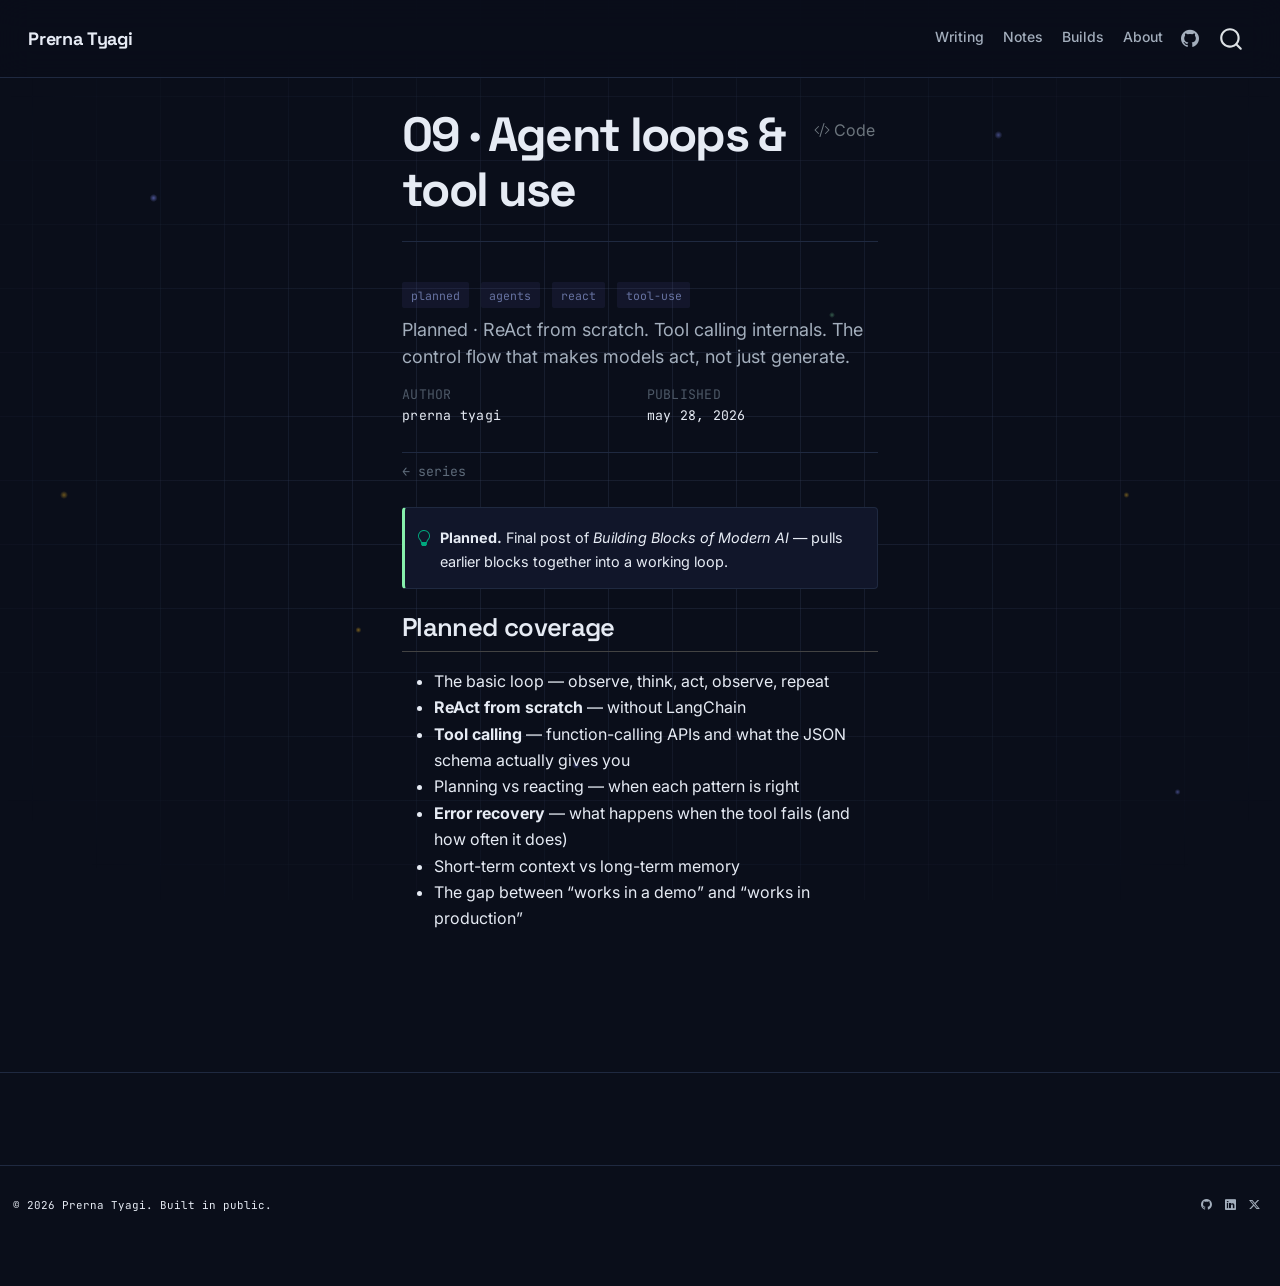
<file: posts/09-agents/index.html>
<!DOCTYPE html>
<html xmlns="http://www.w3.org/1999/xhtml" lang="en" xml:lang="en"><head>

<meta charset="utf-8">
<meta name="generator" content="quarto-1.9.38">

<meta name="viewport" content="width=device-width, initial-scale=1.0, user-scalable=yes">

<meta name="author" content="Prerna Tyagi">
<meta name="dcterms.date" content="2026-05-28">
<meta name="description" content="Planned · ReAct from scratch. Tool calling internals. The control flow that makes models act, not just generate.">

<title>09 · Agent loops &amp; tool use – Prerna Tyagi</title>
<style>
/* Default styles provided by pandoc.
** See https://pandoc.org/MANUAL.html#variables-for-html for config info.
*/
code{white-space: pre-wrap;}
span.smallcaps{font-variant: small-caps;}
div.columns{display: flex; gap: min(4vw, 1.5em);}
div.column{flex: auto; overflow-x: auto;}
div.hanging-indent{margin-left: 1.5em; text-indent: -1.5em;}
ul.task-list{list-style: none;}
ul.task-list li input[type="checkbox"] {
  width: 0.8em;
  margin: 0 0.8em 0.2em -1em; /* quarto-specific, see https://github.com/quarto-dev/quarto-cli/issues/4556 */ 
  vertical-align: middle;
}
/* CSS for syntax highlighting */
html { -webkit-text-size-adjust: 100%; }
pre > code.sourceCode { white-space: pre; position: relative; }
pre > code.sourceCode > span { display: inline-block; line-height: 1.25; }
pre > code.sourceCode > span:empty { height: 1.2em; }
.sourceCode { overflow: visible; }
code.sourceCode > span { color: inherit; text-decoration: inherit; }
div.sourceCode { margin: 1em 0; }
pre.sourceCode { margin: 0; }
@media screen {
div.sourceCode { overflow: auto; }
}
@media print {
pre > code.sourceCode { white-space: pre-wrap; }
pre > code.sourceCode > span { text-indent: -5em; padding-left: 5em; }
}
pre.numberSource code
  { counter-reset: source-line 0; }
pre.numberSource code > span
  { position: relative; left: -4em; counter-increment: source-line; }
pre.numberSource code > span > a:first-child::before
  { content: counter(source-line);
    position: relative; left: -1em; text-align: right; vertical-align: baseline;
    border: none; display: inline-block;
    -webkit-touch-callout: none; -webkit-user-select: none;
    -khtml-user-select: none; -moz-user-select: none;
    -ms-user-select: none; user-select: none;
    padding: 0 4px; width: 4em;
  }
pre.numberSource { margin-left: 3em;  padding-left: 4px; }
div.sourceCode
  {   }
@media screen {
pre > code.sourceCode > span > a:first-child::before { text-decoration: underline; }
}
</style>


<script src="../../site_libs/quarto-nav/quarto-nav.js"></script>
<script src="../../site_libs/clipboard/clipboard.min.js"></script>
<script src="../../site_libs/quarto-search/autocomplete.umd.js"></script>
<script src="../../site_libs/quarto-search/fuse.min.js"></script>
<script src="../../site_libs/quarto-search/quarto-search.js"></script>
<meta name="quarto:offset" content="../../">
<script src="../../site_libs/quarto-html/quarto.js" type="module"></script>
<script src="../../site_libs/quarto-html/tabsets/tabsets.js" type="module"></script>
<script src="../../site_libs/quarto-html/popper.min.js"></script>
<script src="../../site_libs/quarto-html/tippy.umd.min.js"></script>
<script src="../../site_libs/quarto-html/anchor.min.js"></script>
<link href="../../site_libs/quarto-html/tippy.css" rel="stylesheet">
<link href="../../site_libs/quarto-html/quarto-syntax-highlighting-dark-6b6957c917596b414ec0b78690761e87.css" rel="stylesheet" id="quarto-text-highlighting-styles">
<script src="../../site_libs/bootstrap/bootstrap.min.js"></script>
<link href="../../site_libs/bootstrap/bootstrap-icons.css" rel="stylesheet">
<link href="../../site_libs/bootstrap/bootstrap-1dccbeb59330fe2078eb7e94e5353f6d.min.css" rel="stylesheet" append-hash="true" id="quarto-bootstrap" data-mode="dark">
<script id="quarto-search-options" type="application/json">{
  "location": "navbar",
  "copy-button": false,
  "collapse-after": 3,
  "panel-placement": "end",
  "type": "overlay",
  "limit": 50,
  "keyboard-shortcut": [
    "f",
    "/",
    "s"
  ],
  "show-item-context": false,
  "language": {
    "search-no-results-text": "No results",
    "search-matching-documents-text": "matching documents",
    "search-copy-link-title": "Copy link to search",
    "search-hide-matches-text": "Hide additional matches",
    "search-more-match-text": "more match in this document",
    "search-more-matches-text": "more matches in this document",
    "search-clear-button-title": "Clear",
    "search-text-placeholder": "",
    "search-detached-cancel-button-title": "Cancel",
    "search-submit-button-title": "Submit",
    "search-label": "Search"
  }
}</script>
<style>html{ scroll-behavior: smooth; }</style>


<link rel="stylesheet" href="../../styles.css">
</head>

<body class="nav-fixed fullcontent quarto-light">

<div id="quarto-search-results"></div>
  <header id="quarto-header" class="headroom fixed-top">
    <nav class="navbar navbar-expand-lg " data-bs-theme="dark">
      <div class="navbar-container container-fluid">
      <div class="navbar-brand-container mx-auto">
    <a class="navbar-brand" href="../../index.html">
    <span class="navbar-title">Prerna Tyagi</span>
    </a>
  </div>
            <div id="quarto-search" class="" title="Search"></div>
          <button class="navbar-toggler" type="button" data-bs-toggle="collapse" data-bs-target="#navbarCollapse" aria-controls="navbarCollapse" role="menu" aria-expanded="false" aria-label="Toggle navigation" onclick="if (window.quartoToggleHeadroom) { window.quartoToggleHeadroom(); }">
  <span class="navbar-toggler-icon"></span>
</button>
          <div class="collapse navbar-collapse" id="navbarCollapse">
            <ul class="navbar-nav navbar-nav-scroll ms-auto">
  <li class="nav-item">
    <a class="nav-link" href="../../index.html"> 
<span class="menu-text">Writing</span></a>
  </li>  
  <li class="nav-item">
    <a class="nav-link" href="https://github.com/tyagiprerna0808/ml-applied-depth/tree/main/notes"> 
<span class="menu-text">Notes</span></a>
  </li>  
  <li class="nav-item">
    <a class="nav-link" href="../../projects.html"> 
<span class="menu-text">Builds</span></a>
  </li>  
  <li class="nav-item">
    <a class="nav-link" href="../../about.html"> 
<span class="menu-text">About</span></a>
  </li>  
  <li class="nav-item compact">
    <a class="nav-link" href="https://github.com/tyagiprerna0808"> <i class="bi bi-github" role="img" aria-label="GitHub">
</i> 
<span class="menu-text"></span></a>
  </li>  
</ul>
          </div> <!-- /navcollapse -->
            <div class="quarto-navbar-tools">
</div>
      </div> <!-- /container-fluid -->
    </nav>
</header>
<!-- content -->
<div id="quarto-content" class="quarto-container page-columns page-rows-contents page-layout-article page-navbar">
<!-- sidebar -->
<!-- margin-sidebar -->
    
<!-- main -->
<main class="content" id="quarto-document-content">

<header id="title-block-header" class="quarto-title-block default">
<div class="quarto-title">
<div class="quarto-title-block"><div><h1 class="title">09 · Agent loops &amp; tool use</h1><button type="button" class="btn code-tools-button" id="quarto-code-tools-source"><i class="bi"></i> Code</button></div></div>
  <div class="quarto-categories">
    <div class="quarto-category">planned</div>
    <div class="quarto-category">agents</div>
    <div class="quarto-category">react</div>
    <div class="quarto-category">tool-use</div>
  </div>
  </div>

<div>
  <div class="description">
    Planned · ReAct from scratch. Tool calling internals. The control flow that makes models act, not just generate.
  </div>
</div>


<div class="quarto-title-meta">

    <div>
    <div class="quarto-title-meta-heading">Author</div>
    <div class="quarto-title-meta-contents">
             <p>Prerna Tyagi </p>
          </div>
  </div>
    
    <div>
    <div class="quarto-title-meta-heading">Published</div>
    <div class="quarto-title-meta-contents">
      <p class="date">May 28, 2026</p>
    </div>
  </div>
  
    
  </div>
  


</header>


<p class="breadcrumb-mono">
<a href="../../">← series</a>
</p>
<div class="callout callout-style-simple callout-tip">
<div class="callout-body d-flex">
<div class="callout-icon-container">
<i class="callout-icon"></i>
</div>
<div class="callout-body-container">
<p><strong>Planned.</strong> Final post of <em>Building Blocks of Modern AI</em> — pulls earlier blocks together into a working loop.</p>
</div>
</div>
</div>
<section id="planned-coverage" class="level2">
<h2 class="anchored" data-anchor-id="planned-coverage">Planned coverage</h2>
<ul>
<li>The basic loop — observe, think, act, observe, repeat</li>
<li><strong>ReAct from scratch</strong> — without LangChain</li>
<li><strong>Tool calling</strong> — function-calling APIs and what the JSON schema actually gives you</li>
<li>Planning vs reacting — when each pattern is right</li>
<li><strong>Error recovery</strong> — what happens when the tool fails (and how often it does)</li>
<li>Short-term context vs long-term memory</li>
<li>The gap between “works in a demo” and “works in production”</li>
</ul>


<!-- -->

</section>

</main> <!-- /main -->
<script id="quarto-html-after-body" type="application/javascript">
  window.document.addEventListener("DOMContentLoaded", function (event) {
    const icon = "";
    const anchorJS = new window.AnchorJS();
    anchorJS.options = {
      placement: 'right',
      icon: icon
    };
    anchorJS.add('.anchored');
    const isCodeAnnotation = (el) => {
      for (const clz of el.classList) {
        if (clz.startsWith('code-annotation-')) {                     
          return true;
        }
      }
      return false;
    }
    const onCopySuccess = function(e) {
      // button target
      const button = e.trigger;
      // don't keep focus
      button.blur();
      // flash "checked"
      button.classList.add('code-copy-button-checked');
      var currentTitle = button.getAttribute("title");
      button.setAttribute("title", "Copied!");
      let tooltip;
      if (window.bootstrap) {
        button.setAttribute("data-bs-toggle", "tooltip");
        button.setAttribute("data-bs-placement", "left");
        button.setAttribute("data-bs-title", "Copied!");
        tooltip = new bootstrap.Tooltip(button, 
          { trigger: "manual", 
            customClass: "code-copy-button-tooltip",
            offset: [0, -8]});
        tooltip.show();    
      }
      setTimeout(function() {
        if (tooltip) {
          tooltip.hide();
          button.removeAttribute("data-bs-title");
          button.removeAttribute("data-bs-toggle");
          button.removeAttribute("data-bs-placement");
        }
        button.setAttribute("title", currentTitle);
        button.classList.remove('code-copy-button-checked');
      }, 1000);
      // clear code selection
      e.clearSelection();
    }
    const getTextToCopy = function(trigger) {
      const outerScaffold = trigger.parentElement.cloneNode(true);
      const codeEl = outerScaffold.querySelector('code');
      for (const childEl of codeEl.children) {
        if (isCodeAnnotation(childEl)) {
          childEl.remove();
        }
      }
      return codeEl.innerText;
    }
    const clipboard = new window.ClipboardJS('.code-copy-button:not([data-in-quarto-modal])', {
      text: getTextToCopy
    });
    clipboard.on('success', onCopySuccess);
    if (window.document.getElementById('quarto-embedded-source-code-modal')) {
      const clipboardModal = new window.ClipboardJS('.code-copy-button[data-in-quarto-modal]', {
        text: getTextToCopy,
        container: window.document.getElementById('quarto-embedded-source-code-modal')
      });
      clipboardModal.on('success', onCopySuccess);
    }
    const viewSource = window.document.getElementById('quarto-view-source') ||
                       window.document.getElementById('quarto-code-tools-source');
    if (viewSource) {
      const sourceUrl = viewSource.getAttribute("data-quarto-source-url");
      viewSource.addEventListener("click", function(e) {
        if (sourceUrl) {
          // rstudio viewer pane
          if (/\bcapabilities=\b/.test(window.location)) {
            window.open(sourceUrl);
          } else {
            window.location.href = sourceUrl;
          }
        } else {
          const modal = new bootstrap.Modal(document.getElementById('quarto-embedded-source-code-modal'));
          modal.show();
        }
        return false;
      });
    }
    function toggleCodeHandler(show) {
      return function(e) {
        const detailsSrc = window.document.querySelectorAll(".cell > details > .sourceCode");
        for (let i=0; i<detailsSrc.length; i++) {
          const details = detailsSrc[i].parentElement;
          if (show) {
            details.open = true;
          } else {
            details.removeAttribute("open");
          }
        }
        const cellCodeDivs = window.document.querySelectorAll(".cell > .sourceCode");
        const fromCls = show ? "hidden" : "unhidden";
        const toCls = show ? "unhidden" : "hidden";
        for (let i=0; i<cellCodeDivs.length; i++) {
          const codeDiv = cellCodeDivs[i];
          if (codeDiv.classList.contains(fromCls)) {
            codeDiv.classList.remove(fromCls);
            codeDiv.classList.add(toCls);
          } 
        }
        return false;
      }
    }
    const hideAllCode = window.document.getElementById("quarto-hide-all-code");
    if (hideAllCode) {
      hideAllCode.addEventListener("click", toggleCodeHandler(false));
    }
    const showAllCode = window.document.getElementById("quarto-show-all-code");
    if (showAllCode) {
      showAllCode.addEventListener("click", toggleCodeHandler(true));
    }
      var localhostRegex = new RegExp(/^(?:http|https):\/\/localhost\:?[0-9]*\//);
      var mailtoRegex = new RegExp(/^mailto:/);
        var filterRegex = new RegExp("https:\/\/tyagiprerna0808\.github\.io\/blog");
      var isInternal = (href) => {
          return filterRegex.test(href) || localhostRegex.test(href) || mailtoRegex.test(href);
      }
      // Inspect non-navigation links and adorn them if external
     var links = window.document.querySelectorAll('a[href]:not(.nav-link):not(.navbar-brand):not(.toc-action):not(.sidebar-link):not(.sidebar-item-toggle):not(.pagination-link):not(.no-external):not([aria-hidden]):not(.dropdown-item):not(.quarto-navigation-tool):not(.about-link)');
      for (var i=0; i<links.length; i++) {
        const link = links[i];
        if (!isInternal(link.href)) {
          // undo the damage that might have been done by quarto-nav.js in the case of
          // links that we want to consider external
          if (link.dataset.originalHref !== undefined) {
            link.href = link.dataset.originalHref;
          }
            // target, if specified
            link.setAttribute("target", "_blank");
            if (link.getAttribute("rel") === null) {
              link.setAttribute("rel", "noopener");
            }
        }
      }
    function tippyHover(el, contentFn, onTriggerFn, onUntriggerFn) {
      const config = {
        allowHTML: true,
        maxWidth: 500,
        delay: 100,
        arrow: false,
        appendTo: function(el) {
            return el.parentElement;
        },
        interactive: true,
        interactiveBorder: 10,
        theme: 'quarto',
        placement: 'bottom-start',
      };
      if (contentFn) {
        config.content = contentFn;
      }
      if (onTriggerFn) {
        config.onTrigger = onTriggerFn;
      }
      if (onUntriggerFn) {
        config.onUntrigger = onUntriggerFn;
      }
      window.tippy(el, config); 
    }
    const noterefs = window.document.querySelectorAll('a[role="doc-noteref"]');
    for (var i=0; i<noterefs.length; i++) {
      const ref = noterefs[i];
      tippyHover(ref, function() {
        // use id or data attribute instead here
        let href = ref.getAttribute('data-footnote-href') || ref.getAttribute('href');
        try { href = new URL(href).hash; } catch {}
        const id = href.replace(/^#\/?/, "");
        const note = window.document.getElementById(id);
        if (note) {
          return note.innerHTML;
        } else {
          return "";
        }
      });
    }
    const xrefs = window.document.querySelectorAll('a.quarto-xref');
    const processXRef = (id, note) => {
      // Strip column container classes
      const stripColumnClz = (el) => {
        el.classList.remove("page-full", "page-columns");
        if (el.children) {
          for (const child of el.children) {
            stripColumnClz(child);
          }
        }
      }
      stripColumnClz(note)
      if (id === null || id.startsWith('sec-')) {
        // Special case sections, only their first couple elements
        const container = document.createElement("div");
        if (note.children && note.children.length > 2) {
          container.appendChild(note.children[0].cloneNode(true));
          for (let i = 1; i < note.children.length; i++) {
            const child = note.children[i];
            if (child.tagName === "P" && child.innerText === "") {
              continue;
            } else {
              container.appendChild(child.cloneNode(true));
              break;
            }
          }
          if (window.Quarto?.typesetMath) {
            window.Quarto.typesetMath(container);
          }
          return container.innerHTML
        } else {
          if (window.Quarto?.typesetMath) {
            window.Quarto.typesetMath(note);
          }
          return note.innerHTML;
        }
      } else {
        // Remove any anchor links if they are present
        const anchorLink = note.querySelector('a.anchorjs-link');
        if (anchorLink) {
          anchorLink.remove();
        }
        if (window.Quarto?.typesetMath) {
          window.Quarto.typesetMath(note);
        }
        if (note.classList.contains("callout")) {
          return note.outerHTML;
        } else {
          return note.innerHTML;
        }
      }
    }
    for (var i=0; i<xrefs.length; i++) {
      const xref = xrefs[i];
      tippyHover(xref, undefined, function(instance) {
        instance.disable();
        let url = xref.getAttribute('href');
        let hash = undefined; 
        if (url.startsWith('#')) {
          hash = url;
        } else {
          try { hash = new URL(url).hash; } catch {}
        }
        if (hash) {
          const id = hash.replace(/^#\/?/, "");
          const note = window.document.getElementById(id);
          if (note !== null) {
            try {
              const html = processXRef(id, note.cloneNode(true));
              instance.setContent(html);
            } finally {
              instance.enable();
              instance.show();
            }
          } else {
            // See if we can fetch this
            fetch(url.split('#')[0])
            .then(res => res.text())
            .then(html => {
              const parser = new DOMParser();
              const htmlDoc = parser.parseFromString(html, "text/html");
              const note = htmlDoc.getElementById(id);
              if (note !== null) {
                const html = processXRef(id, note);
                instance.setContent(html);
              } 
            }).finally(() => {
              instance.enable();
              instance.show();
            });
          }
        } else {
          // See if we can fetch a full url (with no hash to target)
          // This is a special case and we should probably do some content thinning / targeting
          fetch(url)
          .then(res => res.text())
          .then(html => {
            const parser = new DOMParser();
            const htmlDoc = parser.parseFromString(html, "text/html");
            const note = htmlDoc.querySelector('main.content');
            if (note !== null) {
              // This should only happen for chapter cross references
              // (since there is no id in the URL)
              // remove the first header
              if (note.children.length > 0 && note.children[0].tagName === "HEADER") {
                note.children[0].remove();
              }
              const html = processXRef(null, note);
              instance.setContent(html);
            } 
          }).finally(() => {
            instance.enable();
            instance.show();
          });
        }
      }, function(instance) {
      });
    }
        let selectedAnnoteEl;
        const selectorForAnnotation = ( cell, annotation) => {
          let cellAttr = 'data-code-cell="' + cell + '"';
          let lineAttr = 'data-code-annotation="' +  annotation + '"';
          const selector = 'span[' + cellAttr + '][' + lineAttr + ']';
          return selector;
        }
        const selectCodeLines = (annoteEl) => {
          const doc = window.document;
          const targetCell = annoteEl.getAttribute("data-target-cell");
          const targetAnnotation = annoteEl.getAttribute("data-target-annotation");
          const annoteSpan = window.document.querySelector(selectorForAnnotation(targetCell, targetAnnotation));
          const lines = annoteSpan.getAttribute("data-code-lines").split(",");
          const lineIds = lines.map((line) => {
            return targetCell + "-" + line;
          })
          let top = null;
          let height = null;
          let parent = null;
          if (lineIds.length > 0) {
              //compute the position of the single el (top and bottom and make a div)
              const el = window.document.getElementById(lineIds[0]);
              top = el.offsetTop;
              height = el.offsetHeight;
              parent = el.parentElement.parentElement;
            if (lineIds.length > 1) {
              const lastEl = window.document.getElementById(lineIds[lineIds.length - 1]);
              const bottom = lastEl.offsetTop + lastEl.offsetHeight;
              height = bottom - top;
            }
            if (top !== null && height !== null && parent !== null) {
              // cook up a div (if necessary) and position it 
              let div = window.document.getElementById("code-annotation-line-highlight");
              if (div === null) {
                div = window.document.createElement("div");
                div.setAttribute("id", "code-annotation-line-highlight");
                div.style.position = 'absolute';
                parent.appendChild(div);
              }
              div.style.top = top - 2 + "px";
              div.style.height = height + 4 + "px";
              div.style.left = 0;
              let gutterDiv = window.document.getElementById("code-annotation-line-highlight-gutter");
              if (gutterDiv === null) {
                gutterDiv = window.document.createElement("div");
                gutterDiv.setAttribute("id", "code-annotation-line-highlight-gutter");
                gutterDiv.style.position = 'absolute';
                const codeCell = window.document.getElementById(targetCell);
                const gutter = codeCell.querySelector('.code-annotation-gutter');
                gutter.appendChild(gutterDiv);
              }
              gutterDiv.style.top = top - 2 + "px";
              gutterDiv.style.height = height + 4 + "px";
            }
            selectedAnnoteEl = annoteEl;
          }
        };
        const unselectCodeLines = () => {
          const elementsIds = ["code-annotation-line-highlight", "code-annotation-line-highlight-gutter"];
          elementsIds.forEach((elId) => {
            const div = window.document.getElementById(elId);
            if (div) {
              div.remove();
            }
          });
          selectedAnnoteEl = undefined;
        };
          // Handle positioning of the toggle
      window.addEventListener(
        "resize",
        throttle(() => {
          elRect = undefined;
          if (selectedAnnoteEl) {
            selectCodeLines(selectedAnnoteEl);
          }
        }, 10)
      );
      function throttle(fn, ms) {
      let throttle = false;
      let timer;
        return (...args) => {
          if(!throttle) { // first call gets through
              fn.apply(this, args);
              throttle = true;
          } else { // all the others get throttled
              if(timer) clearTimeout(timer); // cancel #2
              timer = setTimeout(() => {
                fn.apply(this, args);
                timer = throttle = false;
              }, ms);
          }
        };
      }
        // Attach click handler to the DT
        const annoteDls = window.document.querySelectorAll('dt[data-target-cell]');
        for (const annoteDlNode of annoteDls) {
          annoteDlNode.addEventListener('click', (event) => {
            const clickedEl = event.target;
            if (clickedEl !== selectedAnnoteEl) {
              unselectCodeLines();
              const activeEl = window.document.querySelector('dt[data-target-cell].code-annotation-active');
              if (activeEl) {
                activeEl.classList.remove('code-annotation-active');
              }
              selectCodeLines(clickedEl);
              clickedEl.classList.add('code-annotation-active');
            } else {
              // Unselect the line
              unselectCodeLines();
              clickedEl.classList.remove('code-annotation-active');
            }
          });
        }
    const findCites = (el) => {
      const parentEl = el.parentElement;
      if (parentEl) {
        const cites = parentEl.dataset.cites;
        if (cites) {
          return {
            el,
            cites: cites.split(' ')
          };
        } else {
          return findCites(el.parentElement)
        }
      } else {
        return undefined;
      }
    };
    var bibliorefs = window.document.querySelectorAll('a[role="doc-biblioref"]');
    for (var i=0; i<bibliorefs.length; i++) {
      const ref = bibliorefs[i];
      const citeInfo = findCites(ref);
      if (citeInfo) {
        tippyHover(citeInfo.el, function() {
          var popup = window.document.createElement('div');
          citeInfo.cites.forEach(function(cite) {
            var citeDiv = window.document.createElement('div');
            citeDiv.classList.add('hanging-indent');
            citeDiv.classList.add('csl-entry');
            var biblioDiv = window.document.getElementById('ref-' + cite);
            if (biblioDiv) {
              citeDiv.innerHTML = biblioDiv.innerHTML;
            }
            popup.appendChild(citeDiv);
          });
          return popup.innerHTML;
        });
      }
    }
  });
  </script><div class="modal fade" id="quarto-embedded-source-code-modal" tabindex="-1" aria-labelledby="quarto-embedded-source-code-modal-label" aria-hidden="true"><div class="modal-dialog modal-dialog-scrollable"><div class="modal-content"><div class="modal-header"><h5 class="modal-title" id="quarto-embedded-source-code-modal-label">Source Code</h5><button class="btn-close" data-bs-dismiss="modal"></button></div><div class="modal-body"><div class="">
<div class="code-copy-outer-scaffold"><div class="sourceCode" id="cb1" data-shortcodes="false"><pre class="sourceCode markdown code-with-copy"><code class="sourceCode markdown"><span id="cb1-1"><a href="#cb1-1" aria-hidden="true" tabindex="-1"></a><span class="co">---</span></span>
<span id="cb1-2"><a href="#cb1-2" aria-hidden="true" tabindex="-1"></a><span class="an">title:</span><span class="co"> "09 · Agent loops &amp; tool use"</span></span>
<span id="cb1-3"><a href="#cb1-3" aria-hidden="true" tabindex="-1"></a><span class="an">description:</span><span class="co"> "Planned · ReAct from scratch. Tool calling internals. The control flow that makes models act, not just generate."</span></span>
<span id="cb1-4"><a href="#cb1-4" aria-hidden="true" tabindex="-1"></a><span class="an">author:</span><span class="co"> "Prerna Tyagi"</span></span>
<span id="cb1-5"><a href="#cb1-5" aria-hidden="true" tabindex="-1"></a><span class="an">date:</span><span class="co"> "2026-05-28"</span></span>
<span id="cb1-6"><a href="#cb1-6" aria-hidden="true" tabindex="-1"></a><span class="an">categories:</span><span class="co"> [planned, agents, react, tool-use]</span></span>
<span id="cb1-7"><a href="#cb1-7" aria-hidden="true" tabindex="-1"></a><span class="an">reading-time:</span><span class="co"> true</span></span>
<span id="cb1-8"><a href="#cb1-8" aria-hidden="true" tabindex="-1"></a><span class="an">toc:</span><span class="co"> false</span></span>
<span id="cb1-9"><a href="#cb1-9" aria-hidden="true" tabindex="-1"></a><span class="co">---</span></span>
<span id="cb1-10"><a href="#cb1-10" aria-hidden="true" tabindex="-1"></a></span>
<span id="cb1-11"><a href="#cb1-11" aria-hidden="true" tabindex="-1"></a><span class="dt">&lt;</span><span class="kw">p</span><span class="ot"> class</span><span class="op">=</span><span class="st">"breadcrumb-mono"</span><span class="dt">&gt;</span><span class="co">[</span><span class="ot">← series</span><span class="co">](../../)</span><span class="dt">&lt;/</span><span class="kw">p</span><span class="dt">&gt;</span></span>
<span id="cb1-12"><a href="#cb1-12" aria-hidden="true" tabindex="-1"></a></span>
<span id="cb1-13"><a href="#cb1-13" aria-hidden="true" tabindex="-1"></a>::: {.callout-tip appearance="simple"}</span>
<span id="cb1-14"><a href="#cb1-14" aria-hidden="true" tabindex="-1"></a>**Planned.** Final post of *Building Blocks of Modern AI* — pulls earlier blocks together into a working loop.</span>
<span id="cb1-15"><a href="#cb1-15" aria-hidden="true" tabindex="-1"></a>:::</span>
<span id="cb1-16"><a href="#cb1-16" aria-hidden="true" tabindex="-1"></a></span>
<span id="cb1-17"><a href="#cb1-17" aria-hidden="true" tabindex="-1"></a><span class="fu">## Planned coverage</span></span>
<span id="cb1-18"><a href="#cb1-18" aria-hidden="true" tabindex="-1"></a></span>
<span id="cb1-19"><a href="#cb1-19" aria-hidden="true" tabindex="-1"></a><span class="ss">- </span>The basic loop — observe, think, act, observe, repeat</span>
<span id="cb1-20"><a href="#cb1-20" aria-hidden="true" tabindex="-1"></a><span class="ss">- </span>**ReAct from scratch** — without LangChain</span>
<span id="cb1-21"><a href="#cb1-21" aria-hidden="true" tabindex="-1"></a><span class="ss">- </span>**Tool calling** — function-calling APIs and what the JSON schema actually gives you</span>
<span id="cb1-22"><a href="#cb1-22" aria-hidden="true" tabindex="-1"></a><span class="ss">- </span>Planning vs reacting — when each pattern is right</span>
<span id="cb1-23"><a href="#cb1-23" aria-hidden="true" tabindex="-1"></a><span class="ss">- </span>**Error recovery** — what happens when the tool fails (and how often it does)</span>
<span id="cb1-24"><a href="#cb1-24" aria-hidden="true" tabindex="-1"></a><span class="ss">- </span>Short-term context vs long-term memory</span>
<span id="cb1-25"><a href="#cb1-25" aria-hidden="true" tabindex="-1"></a><span class="ss">- </span>The gap between "works in a demo" and "works in production"</span></code></pre></div><button title="Copy to Clipboard" class="code-copy-button" data-in-quarto-modal=""><i class="bi"></i></button></div>
</div></div></div></div></div>
</div> <!-- /content -->
<footer class="footer">
  <div class="nav-footer">
    <div class="nav-footer-left">
<p>© 2026 Prerna Tyagi. Built in public.</p>
</div>   
    <div class="nav-footer-center">
      &nbsp;
    </div>
    <div class="nav-footer-right">
      <ul class="footer-items list-unstyled">
    <li class="nav-item compact">
    <a class="nav-link" href="https://github.com/tyagiprerna0808">
      <i class="bi bi-github" role="img" aria-label="GitHub">
</i> 
    </a>
  </li>  
    <li class="nav-item compact">
    <a class="nav-link" href="https://www.linkedin.com/in/prerna-tyagi-/">
      <i class="bi bi-linkedin" role="img" aria-label="LinkedIn">
</i> 
    </a>
  </li>  
    <li class="nav-item compact">
    <a class="nav-link" href="https://x.com/prernaaa0808">
      <i class="bi bi-twitter-x" role="img" aria-label="X">
</i> 
    </a>
  </li>  
</ul>
    </div>
  </div>
</footer>




<script src="../../site_libs/quarto-html/zenscroll-min.js"></script>
</body></html>
</file>
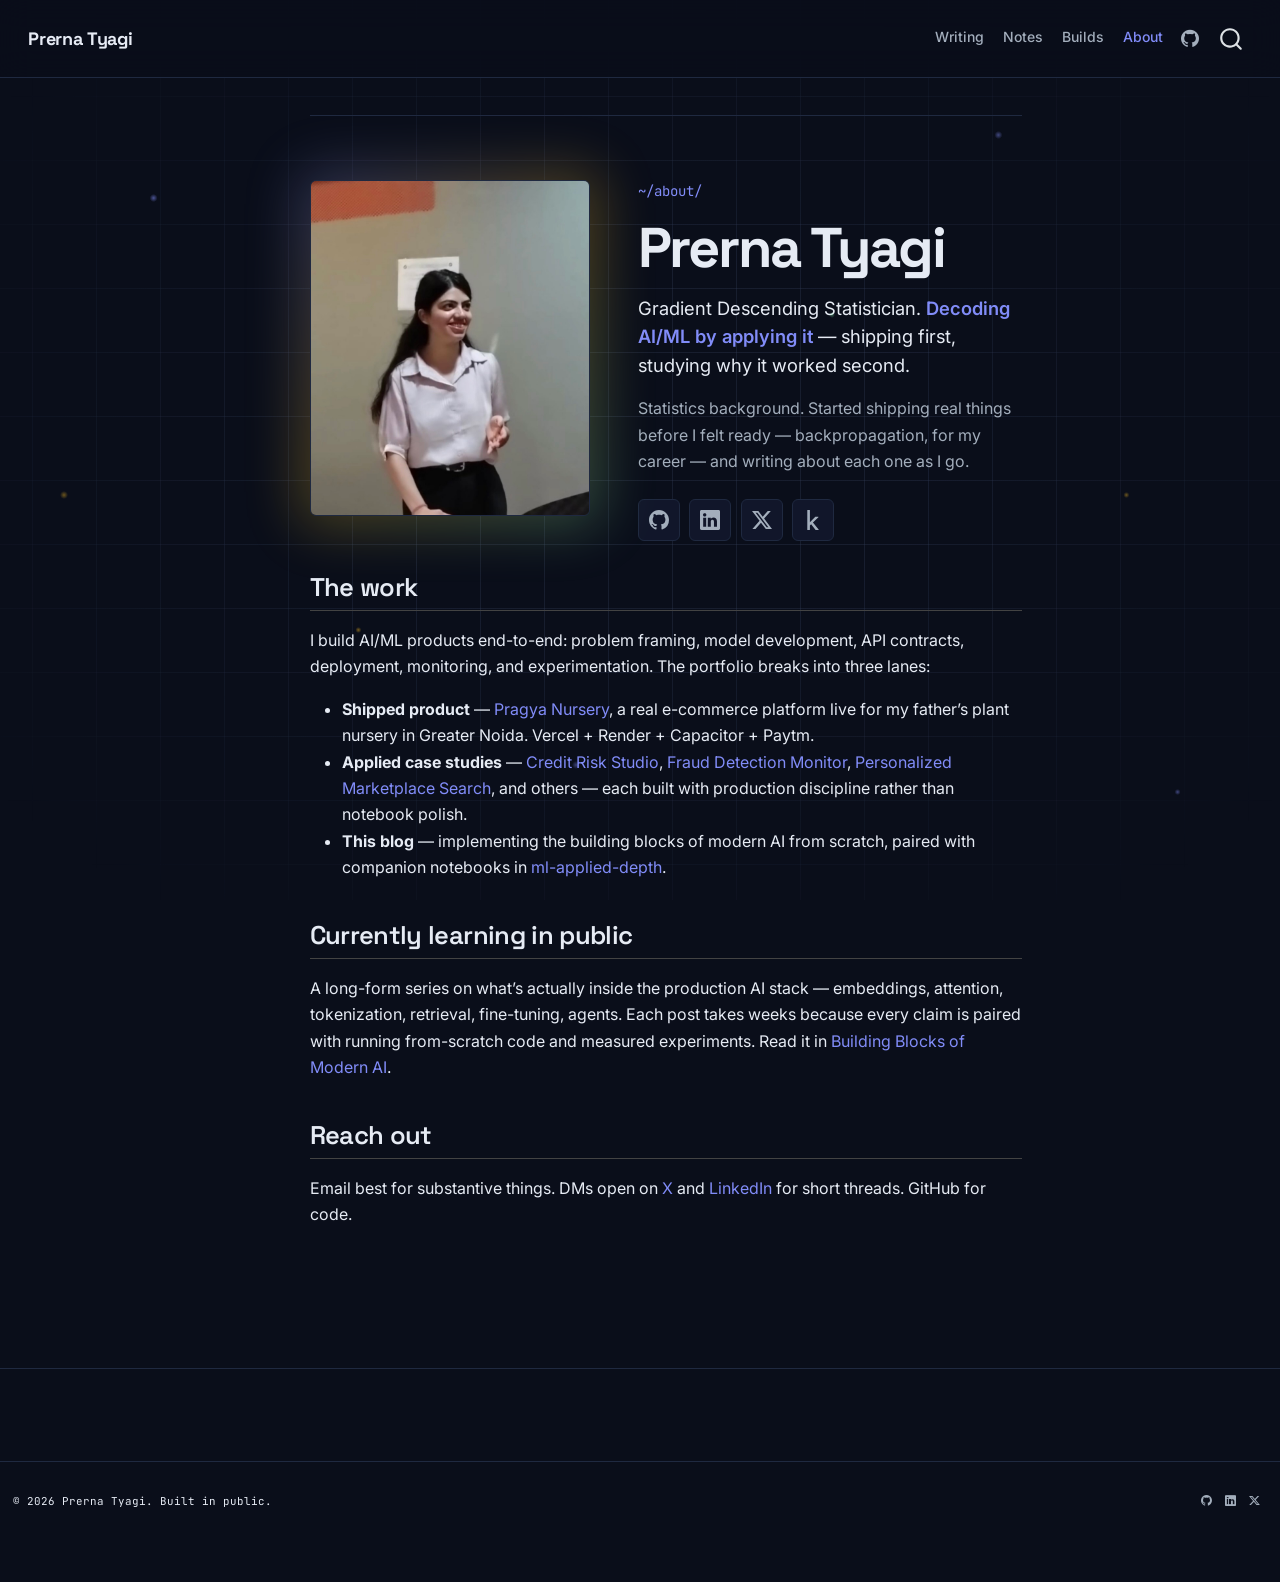
<file: about.html>
<!DOCTYPE html>
<html xmlns="http://www.w3.org/1999/xhtml" lang="en" xml:lang="en"><head>

<meta charset="utf-8">
<meta name="generator" content="quarto-1.9.38">

<meta name="viewport" content="width=device-width, initial-scale=1.0, user-scalable=yes">


<title>about – Prerna Tyagi</title>
<style>
/* Default styles provided by pandoc.
** See https://pandoc.org/MANUAL.html#variables-for-html for config info.
*/
code{white-space: pre-wrap;}
span.smallcaps{font-variant: small-caps;}
div.columns{display: flex; gap: min(4vw, 1.5em);}
div.column{flex: auto; overflow-x: auto;}
div.hanging-indent{margin-left: 1.5em; text-indent: -1.5em;}
ul.task-list{list-style: none;}
ul.task-list li input[type="checkbox"] {
  width: 0.8em;
  margin: 0 0.8em 0.2em -1em; /* quarto-specific, see https://github.com/quarto-dev/quarto-cli/issues/4556 */ 
  vertical-align: middle;
}
</style>


<script src="site_libs/quarto-nav/quarto-nav.js"></script>
<script src="site_libs/clipboard/clipboard.min.js"></script>
<script src="site_libs/quarto-search/autocomplete.umd.js"></script>
<script src="site_libs/quarto-search/fuse.min.js"></script>
<script src="site_libs/quarto-search/quarto-search.js"></script>
<meta name="quarto:offset" content="./">
<script src="site_libs/quarto-html/quarto.js" type="module"></script>
<script src="site_libs/quarto-html/tabsets/tabsets.js" type="module"></script>
<script src="site_libs/quarto-html/popper.min.js"></script>
<script src="site_libs/quarto-html/tippy.umd.min.js"></script>
<script src="site_libs/quarto-html/anchor.min.js"></script>
<link href="site_libs/quarto-html/tippy.css" rel="stylesheet">
<link href="site_libs/quarto-html/quarto-syntax-highlighting-dark-6b6957c917596b414ec0b78690761e87.css" rel="stylesheet" id="quarto-text-highlighting-styles">
<script src="site_libs/bootstrap/bootstrap.min.js"></script>
<link href="site_libs/bootstrap/bootstrap-icons.css" rel="stylesheet">
<link href="site_libs/bootstrap/bootstrap-1dccbeb59330fe2078eb7e94e5353f6d.min.css" rel="stylesheet" append-hash="true" id="quarto-bootstrap" data-mode="dark">
<script id="quarto-search-options" type="application/json">{
  "location": "navbar",
  "copy-button": false,
  "collapse-after": 3,
  "panel-placement": "end",
  "type": "overlay",
  "limit": 50,
  "keyboard-shortcut": [
    "f",
    "/",
    "s"
  ],
  "show-item-context": false,
  "language": {
    "search-no-results-text": "No results",
    "search-matching-documents-text": "matching documents",
    "search-copy-link-title": "Copy link to search",
    "search-hide-matches-text": "Hide additional matches",
    "search-more-match-text": "more match in this document",
    "search-more-matches-text": "more matches in this document",
    "search-clear-button-title": "Clear",
    "search-text-placeholder": "",
    "search-detached-cancel-button-title": "Cancel",
    "search-submit-button-title": "Submit",
    "search-label": "Search"
  }
}</script>
<style>html{ scroll-behavior: smooth; }</style>


<link rel="stylesheet" href="styles.css">
</head>

<body class="nav-fixed quarto-light">

<div id="quarto-search-results"></div>
  <header id="quarto-header" class="headroom fixed-top">
    <nav class="navbar navbar-expand-lg " data-bs-theme="dark">
      <div class="navbar-container container-fluid">
      <div class="navbar-brand-container mx-auto">
    <a class="navbar-brand" href="./index.html">
    <span class="navbar-title">Prerna Tyagi</span>
    </a>
  </div>
            <div id="quarto-search" class="" title="Search"></div>
          <button class="navbar-toggler" type="button" data-bs-toggle="collapse" data-bs-target="#navbarCollapse" aria-controls="navbarCollapse" role="menu" aria-expanded="false" aria-label="Toggle navigation" onclick="if (window.quartoToggleHeadroom) { window.quartoToggleHeadroom(); }">
  <span class="navbar-toggler-icon"></span>
</button>
          <div class="collapse navbar-collapse" id="navbarCollapse">
            <ul class="navbar-nav navbar-nav-scroll ms-auto">
  <li class="nav-item">
    <a class="nav-link" href="./index.html"> 
<span class="menu-text">Writing</span></a>
  </li>  
  <li class="nav-item">
    <a class="nav-link" href="https://github.com/tyagiprerna0808/ml-applied-depth/tree/main/notes"> 
<span class="menu-text">Notes</span></a>
  </li>  
  <li class="nav-item">
    <a class="nav-link" href="./projects.html"> 
<span class="menu-text">Builds</span></a>
  </li>  
  <li class="nav-item">
    <a class="nav-link active" href="./about.html" aria-current="page"> 
<span class="menu-text">About</span></a>
  </li>  
  <li class="nav-item compact">
    <a class="nav-link" href="https://github.com/tyagiprerna0808"> <i class="bi bi-github" role="img" aria-label="GitHub">
</i> 
<span class="menu-text"></span></a>
  </li>  
</ul>
          </div> <!-- /navcollapse -->
            <div class="quarto-navbar-tools">
</div>
      </div> <!-- /container-fluid -->
    </nav>
</header>
<!-- content -->
<div id="quarto-content" class="quarto-container page-columns page-rows-contents page-layout-full page-navbar">
<!-- sidebar -->
<!-- margin-sidebar -->
    
<!-- main -->
<main class="content column-page" id="quarto-document-content"><header id="title-block-header" class="quarto-title-block"></header>




<div class="about-hero">
<div class="about-photo-wrap">
<div class="about-photo-halo"></div>
<img src="images/profile.jpg" onerror="this.src='images/profile-placeholder.svg'" class="about-photo" alt="Prerna Tyagi">
</div>
<div class="about-intro">
<p class="section-crumb">~/about/</p>
<h1 class="about-name">Prerna Tyagi</h1>
<p class="about-tagline">Gradient Descending Statistician. <strong>Decoding AI/ML by applying it</strong> — shipping first, studying why it worked second.</p>
<p class="about-bio">Statistics background. Started shipping real things before I felt ready — backpropagation, for my career — and writing about each one as I go.</p>
<div class="about-links">
<a href="https://github.com/tyagiprerna0808" target="_blank" rel="noopener" aria-label="GitHub"><svg xmlns="http://www.w3.org/2000/svg" width="20" height="20" viewbox="0 0 16 16" fill="currentColor"><path d="M8 0C3.58 0 0 3.58 0 8c0 3.54 2.29 6.53 5.47 7.59.4.07.55-.17.55-.38 0-.19-.01-.82-.01-1.49-2.01.37-2.53-.49-2.69-.94-.09-.23-.48-.94-.82-1.13-.28-.15-.68-.52-.01-.53.63-.01 1.08.58 1.23.82.72 1.21 1.87.87 2.33.66.07-.52.28-.87.51-1.07-1.78-.2-3.64-.89-3.64-3.95 0-.87.31-1.59.82-2.15-.08-.2-.36-1.02.08-2.12 0 0 .67-.21 2.2.82.64-.18 1.32-.27 2-.27.68 0 1.36.09 2 .27 1.53-1.04 2.2-.82 2.2-.82.44 1.1.16 1.92.08 2.12.51.56.82 1.27.82 2.15 0 3.07-1.87 3.75-3.65 3.95.29.25.54.73.54 1.48 0 1.07-.01 1.93-.01 2.2 0 .21.15.46.55.38A8.013 8.013 0 0 0 16 8c0-4.42-3.58-8-8-8z"></path></svg></a>
<a href="https://www.linkedin.com/in/prerna-tyagi-/" target="_blank" rel="noopener" aria-label="LinkedIn"><svg xmlns="http://www.w3.org/2000/svg" width="20" height="20" viewbox="0 0 16 16" fill="currentColor"><path d="M0 1.146C0 .513.526 0 1.175 0h13.65C15.474 0 16 .513 16 1.146v13.708c0 .633-.526 1.146-1.175 1.146H1.175C.526 16 0 15.487 0 14.854V1.146zm4.943 12.248V6.169H2.542v7.225h2.401zm-1.2-8.212c.837 0 1.358-.554 1.358-1.248-.015-.709-.52-1.248-1.342-1.248-.822 0-1.359.54-1.359 1.248 0 .694.521 1.248 1.327 1.248h.016zm4.908 8.212V9.359c0-.216.016-.432.08-.586.173-.431.568-.878 1.232-.878.869 0 1.216.662 1.216 1.634v3.865h2.401V9.25c0-2.22-1.184-3.252-2.764-3.252-1.274 0-1.845.7-2.165 1.193v.025h-.016a5.54 5.54 0 0 1 .016-.025V6.169h-2.4c.03.678 0 7.225 0 7.225h2.4z"></path></svg></a>
<a href="https://x.com/prernaaa0808" target="_blank" rel="noopener" aria-label="X / Twitter"><svg xmlns="http://www.w3.org/2000/svg" width="20" height="20" viewbox="0 0 16 16" fill="currentColor"><path d="M12.6.75h2.454l-5.36 6.142L16 15.25h-4.937l-3.867-5.07-4.425 5.07H.316l5.733-6.57L0 .75h5.063l3.495 4.633L12.601.75Zm-.86 13.028h1.36L4.323 2.145H2.865z"></path></svg></a>
<a href="https://www.kaggle.com/prena0808" target="_blank" rel="noopener" aria-label="Kaggle"><svg xmlns="http://www.w3.org/2000/svg" width="20" height="20" viewbox="0 0 24 24" fill="currentColor"><path d="M18.825 23.859c-.022.092-.117.141-.281.141h-3.139c-.187 0-.351-.082-.492-.248l-5.178-6.589-1.448 1.374v5.111c0 .235-.117.352-.351.352H5.505c-.236 0-.354-.117-.354-.352V.353c0-.233.118-.353.354-.353h2.431c.234 0 .351.12.351.353v14.343l6.203-6.272c.165-.165.33-.246.495-.246h3.239c.144 0 .236.06.285.18.046.149.034.255-.036.315l-6.555 6.344 6.836 8.507c.095.104.117.208.07.358"></path></svg></a>
</div>
</div>
</div>
<section id="the-work" class="level2">
<h2 class="anchored" data-anchor-id="the-work">The work</h2>
<p>I build AI/ML products end-to-end: problem framing, model development, API contracts, deployment, monitoring, and experimentation. The portfolio breaks into three lanes:</p>
<ul>
<li><strong>Shipped product</strong> — <a href="https://github.com/tyagiprerna0808/pragya-nursery-platform">Pragya Nursery</a>, a real e-commerce platform live for my father’s plant nursery in Greater Noida. Vercel + Render + Capacitor + Paytm.</li>
<li><strong>Applied case studies</strong> — <a href="https://github.com/tyagiprerna0808/credit-risk-studio">Credit Risk Studio</a>, <a href="https://github.com/tyagiprerna0808/fraud-detection-monitor">Fraud Detection Monitor</a>, <a href="https://github.com/tyagiprerna0808/fintech-github-showcase/tree/main/personalized-marketplace-search">Personalized Marketplace Search</a>, and others — each built with production discipline rather than notebook polish.</li>
<li><strong>This blog</strong> — implementing the building blocks of modern AI from scratch, paired with companion notebooks in <a href="https://github.com/tyagiprerna0808/ml-applied-depth">ml-applied-depth</a>.</li>
</ul>
</section>
<section id="currently-learning-in-public" class="level2">
<h2 class="anchored" data-anchor-id="currently-learning-in-public">Currently learning in public</h2>
<p>A long-form series on what’s actually inside the production AI stack — embeddings, attention, tokenization, retrieval, fine-tuning, agents. Each post takes weeks because every claim is paired with running from-scratch code and measured experiments. Read it in <a href="./index.html">Building Blocks of Modern AI</a>.</p>
</section>
<section id="reach-out" class="level2">
<h2 class="anchored" data-anchor-id="reach-out">Reach out</h2>
<p>Email best for substantive things. DMs open on <a href="https://x.com/prernaaa0808">X</a> and <a href="https://www.linkedin.com/in/prerna-tyagi-/">LinkedIn</a> for short threads. GitHub for code.</p>


</section>

</main> <!-- /main -->
<script id="quarto-html-after-body" type="application/javascript">
  window.document.addEventListener("DOMContentLoaded", function (event) {
    const icon = "";
    const anchorJS = new window.AnchorJS();
    anchorJS.options = {
      placement: 'right',
      icon: icon
    };
    anchorJS.add('.anchored');
    const isCodeAnnotation = (el) => {
      for (const clz of el.classList) {
        if (clz.startsWith('code-annotation-')) {                     
          return true;
        }
      }
      return false;
    }
    const onCopySuccess = function(e) {
      // button target
      const button = e.trigger;
      // don't keep focus
      button.blur();
      // flash "checked"
      button.classList.add('code-copy-button-checked');
      var currentTitle = button.getAttribute("title");
      button.setAttribute("title", "Copied!");
      let tooltip;
      if (window.bootstrap) {
        button.setAttribute("data-bs-toggle", "tooltip");
        button.setAttribute("data-bs-placement", "left");
        button.setAttribute("data-bs-title", "Copied!");
        tooltip = new bootstrap.Tooltip(button, 
          { trigger: "manual", 
            customClass: "code-copy-button-tooltip",
            offset: [0, -8]});
        tooltip.show();    
      }
      setTimeout(function() {
        if (tooltip) {
          tooltip.hide();
          button.removeAttribute("data-bs-title");
          button.removeAttribute("data-bs-toggle");
          button.removeAttribute("data-bs-placement");
        }
        button.setAttribute("title", currentTitle);
        button.classList.remove('code-copy-button-checked');
      }, 1000);
      // clear code selection
      e.clearSelection();
    }
    const getTextToCopy = function(trigger) {
      const outerScaffold = trigger.parentElement.cloneNode(true);
      const codeEl = outerScaffold.querySelector('code');
      for (const childEl of codeEl.children) {
        if (isCodeAnnotation(childEl)) {
          childEl.remove();
        }
      }
      return codeEl.innerText;
    }
    const clipboard = new window.ClipboardJS('.code-copy-button:not([data-in-quarto-modal])', {
      text: getTextToCopy
    });
    clipboard.on('success', onCopySuccess);
    if (window.document.getElementById('quarto-embedded-source-code-modal')) {
      const clipboardModal = new window.ClipboardJS('.code-copy-button[data-in-quarto-modal]', {
        text: getTextToCopy,
        container: window.document.getElementById('quarto-embedded-source-code-modal')
      });
      clipboardModal.on('success', onCopySuccess);
    }
      var localhostRegex = new RegExp(/^(?:http|https):\/\/localhost\:?[0-9]*\//);
      var mailtoRegex = new RegExp(/^mailto:/);
        var filterRegex = new RegExp("https:\/\/tyagiprerna0808\.github\.io\/blog");
      var isInternal = (href) => {
          return filterRegex.test(href) || localhostRegex.test(href) || mailtoRegex.test(href);
      }
      // Inspect non-navigation links and adorn them if external
     var links = window.document.querySelectorAll('a[href]:not(.nav-link):not(.navbar-brand):not(.toc-action):not(.sidebar-link):not(.sidebar-item-toggle):not(.pagination-link):not(.no-external):not([aria-hidden]):not(.dropdown-item):not(.quarto-navigation-tool):not(.about-link)');
      for (var i=0; i<links.length; i++) {
        const link = links[i];
        if (!isInternal(link.href)) {
          // undo the damage that might have been done by quarto-nav.js in the case of
          // links that we want to consider external
          if (link.dataset.originalHref !== undefined) {
            link.href = link.dataset.originalHref;
          }
            // target, if specified
            link.setAttribute("target", "_blank");
            if (link.getAttribute("rel") === null) {
              link.setAttribute("rel", "noopener");
            }
        }
      }
    function tippyHover(el, contentFn, onTriggerFn, onUntriggerFn) {
      const config = {
        allowHTML: true,
        maxWidth: 500,
        delay: 100,
        arrow: false,
        appendTo: function(el) {
            return el.parentElement;
        },
        interactive: true,
        interactiveBorder: 10,
        theme: 'quarto',
        placement: 'bottom-start',
      };
      if (contentFn) {
        config.content = contentFn;
      }
      if (onTriggerFn) {
        config.onTrigger = onTriggerFn;
      }
      if (onUntriggerFn) {
        config.onUntrigger = onUntriggerFn;
      }
      window.tippy(el, config); 
    }
    const noterefs = window.document.querySelectorAll('a[role="doc-noteref"]');
    for (var i=0; i<noterefs.length; i++) {
      const ref = noterefs[i];
      tippyHover(ref, function() {
        // use id or data attribute instead here
        let href = ref.getAttribute('data-footnote-href') || ref.getAttribute('href');
        try { href = new URL(href).hash; } catch {}
        const id = href.replace(/^#\/?/, "");
        const note = window.document.getElementById(id);
        if (note) {
          return note.innerHTML;
        } else {
          return "";
        }
      });
    }
    const xrefs = window.document.querySelectorAll('a.quarto-xref');
    const processXRef = (id, note) => {
      // Strip column container classes
      const stripColumnClz = (el) => {
        el.classList.remove("page-full", "page-columns");
        if (el.children) {
          for (const child of el.children) {
            stripColumnClz(child);
          }
        }
      }
      stripColumnClz(note)
      if (id === null || id.startsWith('sec-')) {
        // Special case sections, only their first couple elements
        const container = document.createElement("div");
        if (note.children && note.children.length > 2) {
          container.appendChild(note.children[0].cloneNode(true));
          for (let i = 1; i < note.children.length; i++) {
            const child = note.children[i];
            if (child.tagName === "P" && child.innerText === "") {
              continue;
            } else {
              container.appendChild(child.cloneNode(true));
              break;
            }
          }
          if (window.Quarto?.typesetMath) {
            window.Quarto.typesetMath(container);
          }
          return container.innerHTML
        } else {
          if (window.Quarto?.typesetMath) {
            window.Quarto.typesetMath(note);
          }
          return note.innerHTML;
        }
      } else {
        // Remove any anchor links if they are present
        const anchorLink = note.querySelector('a.anchorjs-link');
        if (anchorLink) {
          anchorLink.remove();
        }
        if (window.Quarto?.typesetMath) {
          window.Quarto.typesetMath(note);
        }
        if (note.classList.contains("callout")) {
          return note.outerHTML;
        } else {
          return note.innerHTML;
        }
      }
    }
    for (var i=0; i<xrefs.length; i++) {
      const xref = xrefs[i];
      tippyHover(xref, undefined, function(instance) {
        instance.disable();
        let url = xref.getAttribute('href');
        let hash = undefined; 
        if (url.startsWith('#')) {
          hash = url;
        } else {
          try { hash = new URL(url).hash; } catch {}
        }
        if (hash) {
          const id = hash.replace(/^#\/?/, "");
          const note = window.document.getElementById(id);
          if (note !== null) {
            try {
              const html = processXRef(id, note.cloneNode(true));
              instance.setContent(html);
            } finally {
              instance.enable();
              instance.show();
            }
          } else {
            // See if we can fetch this
            fetch(url.split('#')[0])
            .then(res => res.text())
            .then(html => {
              const parser = new DOMParser();
              const htmlDoc = parser.parseFromString(html, "text/html");
              const note = htmlDoc.getElementById(id);
              if (note !== null) {
                const html = processXRef(id, note);
                instance.setContent(html);
              } 
            }).finally(() => {
              instance.enable();
              instance.show();
            });
          }
        } else {
          // See if we can fetch a full url (with no hash to target)
          // This is a special case and we should probably do some content thinning / targeting
          fetch(url)
          .then(res => res.text())
          .then(html => {
            const parser = new DOMParser();
            const htmlDoc = parser.parseFromString(html, "text/html");
            const note = htmlDoc.querySelector('main.content');
            if (note !== null) {
              // This should only happen for chapter cross references
              // (since there is no id in the URL)
              // remove the first header
              if (note.children.length > 0 && note.children[0].tagName === "HEADER") {
                note.children[0].remove();
              }
              const html = processXRef(null, note);
              instance.setContent(html);
            } 
          }).finally(() => {
            instance.enable();
            instance.show();
          });
        }
      }, function(instance) {
      });
    }
        let selectedAnnoteEl;
        const selectorForAnnotation = ( cell, annotation) => {
          let cellAttr = 'data-code-cell="' + cell + '"';
          let lineAttr = 'data-code-annotation="' +  annotation + '"';
          const selector = 'span[' + cellAttr + '][' + lineAttr + ']';
          return selector;
        }
        const selectCodeLines = (annoteEl) => {
          const doc = window.document;
          const targetCell = annoteEl.getAttribute("data-target-cell");
          const targetAnnotation = annoteEl.getAttribute("data-target-annotation");
          const annoteSpan = window.document.querySelector(selectorForAnnotation(targetCell, targetAnnotation));
          const lines = annoteSpan.getAttribute("data-code-lines").split(",");
          const lineIds = lines.map((line) => {
            return targetCell + "-" + line;
          })
          let top = null;
          let height = null;
          let parent = null;
          if (lineIds.length > 0) {
              //compute the position of the single el (top and bottom and make a div)
              const el = window.document.getElementById(lineIds[0]);
              top = el.offsetTop;
              height = el.offsetHeight;
              parent = el.parentElement.parentElement;
            if (lineIds.length > 1) {
              const lastEl = window.document.getElementById(lineIds[lineIds.length - 1]);
              const bottom = lastEl.offsetTop + lastEl.offsetHeight;
              height = bottom - top;
            }
            if (top !== null && height !== null && parent !== null) {
              // cook up a div (if necessary) and position it 
              let div = window.document.getElementById("code-annotation-line-highlight");
              if (div === null) {
                div = window.document.createElement("div");
                div.setAttribute("id", "code-annotation-line-highlight");
                div.style.position = 'absolute';
                parent.appendChild(div);
              }
              div.style.top = top - 2 + "px";
              div.style.height = height + 4 + "px";
              div.style.left = 0;
              let gutterDiv = window.document.getElementById("code-annotation-line-highlight-gutter");
              if (gutterDiv === null) {
                gutterDiv = window.document.createElement("div");
                gutterDiv.setAttribute("id", "code-annotation-line-highlight-gutter");
                gutterDiv.style.position = 'absolute';
                const codeCell = window.document.getElementById(targetCell);
                const gutter = codeCell.querySelector('.code-annotation-gutter');
                gutter.appendChild(gutterDiv);
              }
              gutterDiv.style.top = top - 2 + "px";
              gutterDiv.style.height = height + 4 + "px";
            }
            selectedAnnoteEl = annoteEl;
          }
        };
        const unselectCodeLines = () => {
          const elementsIds = ["code-annotation-line-highlight", "code-annotation-line-highlight-gutter"];
          elementsIds.forEach((elId) => {
            const div = window.document.getElementById(elId);
            if (div) {
              div.remove();
            }
          });
          selectedAnnoteEl = undefined;
        };
          // Handle positioning of the toggle
      window.addEventListener(
        "resize",
        throttle(() => {
          elRect = undefined;
          if (selectedAnnoteEl) {
            selectCodeLines(selectedAnnoteEl);
          }
        }, 10)
      );
      function throttle(fn, ms) {
      let throttle = false;
      let timer;
        return (...args) => {
          if(!throttle) { // first call gets through
              fn.apply(this, args);
              throttle = true;
          } else { // all the others get throttled
              if(timer) clearTimeout(timer); // cancel #2
              timer = setTimeout(() => {
                fn.apply(this, args);
                timer = throttle = false;
              }, ms);
          }
        };
      }
        // Attach click handler to the DT
        const annoteDls = window.document.querySelectorAll('dt[data-target-cell]');
        for (const annoteDlNode of annoteDls) {
          annoteDlNode.addEventListener('click', (event) => {
            const clickedEl = event.target;
            if (clickedEl !== selectedAnnoteEl) {
              unselectCodeLines();
              const activeEl = window.document.querySelector('dt[data-target-cell].code-annotation-active');
              if (activeEl) {
                activeEl.classList.remove('code-annotation-active');
              }
              selectCodeLines(clickedEl);
              clickedEl.classList.add('code-annotation-active');
            } else {
              // Unselect the line
              unselectCodeLines();
              clickedEl.classList.remove('code-annotation-active');
            }
          });
        }
    const findCites = (el) => {
      const parentEl = el.parentElement;
      if (parentEl) {
        const cites = parentEl.dataset.cites;
        if (cites) {
          return {
            el,
            cites: cites.split(' ')
          };
        } else {
          return findCites(el.parentElement)
        }
      } else {
        return undefined;
      }
    };
    var bibliorefs = window.document.querySelectorAll('a[role="doc-biblioref"]');
    for (var i=0; i<bibliorefs.length; i++) {
      const ref = bibliorefs[i];
      const citeInfo = findCites(ref);
      if (citeInfo) {
        tippyHover(citeInfo.el, function() {
          var popup = window.document.createElement('div');
          citeInfo.cites.forEach(function(cite) {
            var citeDiv = window.document.createElement('div');
            citeDiv.classList.add('hanging-indent');
            citeDiv.classList.add('csl-entry');
            var biblioDiv = window.document.getElementById('ref-' + cite);
            if (biblioDiv) {
              citeDiv.innerHTML = biblioDiv.innerHTML;
            }
            popup.appendChild(citeDiv);
          });
          return popup.innerHTML;
        });
      }
    }
  });
  </script>
</div> <!-- /content -->
<footer class="footer">
  <div class="nav-footer">
    <div class="nav-footer-left">
<p>© 2026 Prerna Tyagi. Built in public.</p>
</div>   
    <div class="nav-footer-center">
      &nbsp;
    </div>
    <div class="nav-footer-right">
      <ul class="footer-items list-unstyled">
    <li class="nav-item compact">
    <a class="nav-link" href="https://github.com/tyagiprerna0808">
      <i class="bi bi-github" role="img" aria-label="GitHub">
</i> 
    </a>
  </li>  
    <li class="nav-item compact">
    <a class="nav-link" href="https://www.linkedin.com/in/prerna-tyagi-/">
      <i class="bi bi-linkedin" role="img" aria-label="LinkedIn">
</i> 
    </a>
  </li>  
    <li class="nav-item compact">
    <a class="nav-link" href="https://x.com/prernaaa0808">
      <i class="bi bi-twitter-x" role="img" aria-label="X">
</i> 
    </a>
  </li>  
</ul>
    </div>
  </div>
</footer>




<script src="site_libs/quarto-html/zenscroll-min.js"></script>
</body></html>
</file>
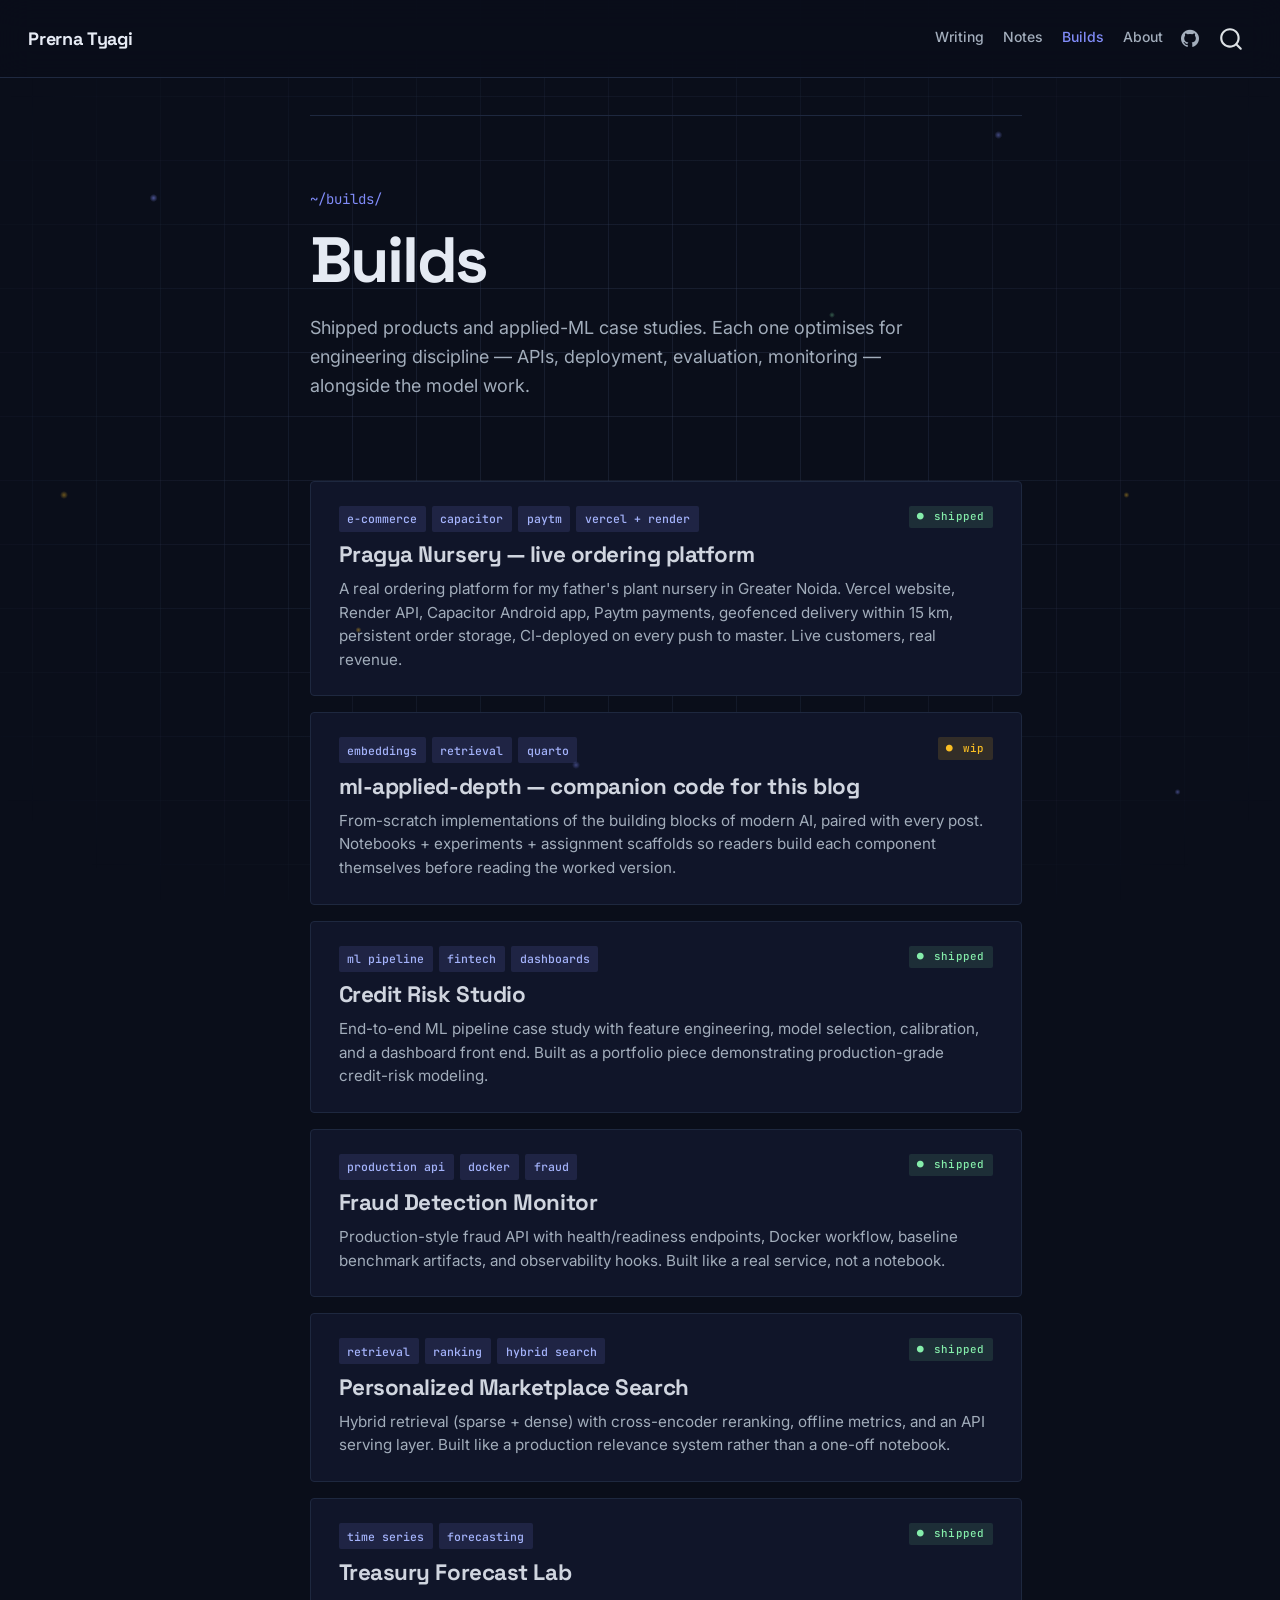
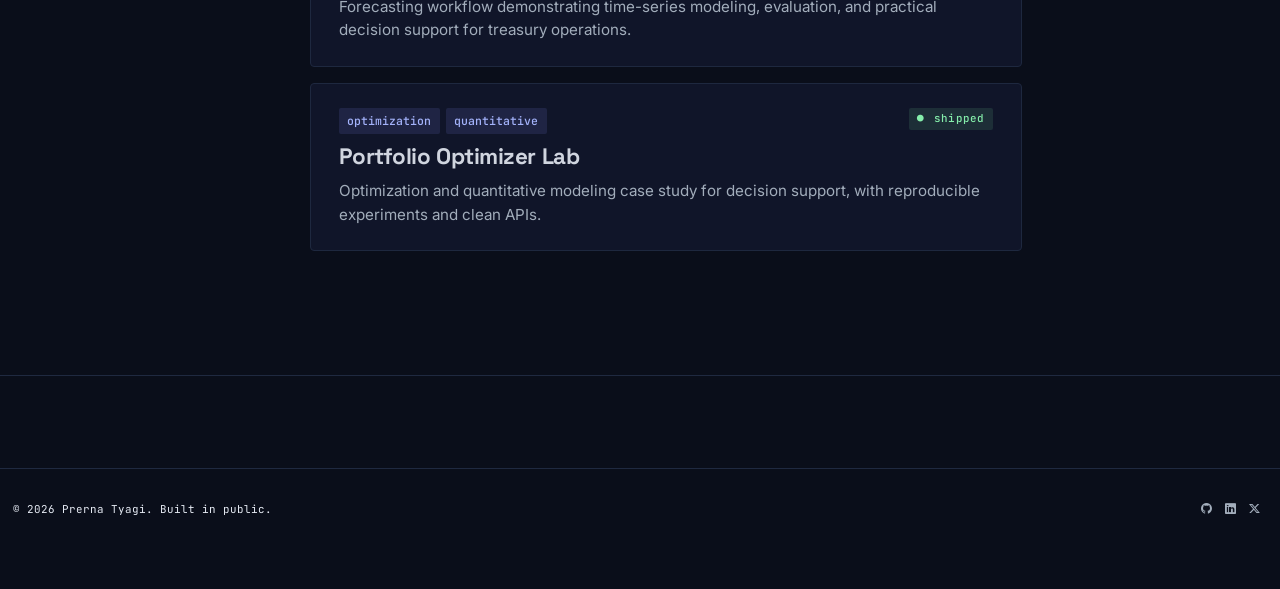
<file: projects.html>
<!DOCTYPE html>
<html xmlns="http://www.w3.org/1999/xhtml" lang="en" xml:lang="en"><head>

<meta charset="utf-8">
<meta name="generator" content="quarto-1.9.38">

<meta name="viewport" content="width=device-width, initial-scale=1.0, user-scalable=yes">


<title>projects – Prerna Tyagi</title>
<style>
/* Default styles provided by pandoc.
** See https://pandoc.org/MANUAL.html#variables-for-html for config info.
*/
code{white-space: pre-wrap;}
span.smallcaps{font-variant: small-caps;}
div.columns{display: flex; gap: min(4vw, 1.5em);}
div.column{flex: auto; overflow-x: auto;}
div.hanging-indent{margin-left: 1.5em; text-indent: -1.5em;}
ul.task-list{list-style: none;}
ul.task-list li input[type="checkbox"] {
  width: 0.8em;
  margin: 0 0.8em 0.2em -1em; /* quarto-specific, see https://github.com/quarto-dev/quarto-cli/issues/4556 */ 
  vertical-align: middle;
}
</style>


<script src="site_libs/quarto-nav/quarto-nav.js"></script>
<script src="site_libs/clipboard/clipboard.min.js"></script>
<script src="site_libs/quarto-search/autocomplete.umd.js"></script>
<script src="site_libs/quarto-search/fuse.min.js"></script>
<script src="site_libs/quarto-search/quarto-search.js"></script>
<meta name="quarto:offset" content="./">
<script src="site_libs/quarto-html/quarto.js" type="module"></script>
<script src="site_libs/quarto-html/tabsets/tabsets.js" type="module"></script>
<script src="site_libs/quarto-html/popper.min.js"></script>
<script src="site_libs/quarto-html/tippy.umd.min.js"></script>
<script src="site_libs/quarto-html/anchor.min.js"></script>
<link href="site_libs/quarto-html/tippy.css" rel="stylesheet">
<link href="site_libs/quarto-html/quarto-syntax-highlighting-dark-6b6957c917596b414ec0b78690761e87.css" rel="stylesheet" id="quarto-text-highlighting-styles">
<script src="site_libs/bootstrap/bootstrap.min.js"></script>
<link href="site_libs/bootstrap/bootstrap-icons.css" rel="stylesheet">
<link href="site_libs/bootstrap/bootstrap-1dccbeb59330fe2078eb7e94e5353f6d.min.css" rel="stylesheet" append-hash="true" id="quarto-bootstrap" data-mode="dark">
<script id="quarto-search-options" type="application/json">{
  "location": "navbar",
  "copy-button": false,
  "collapse-after": 3,
  "panel-placement": "end",
  "type": "overlay",
  "limit": 50,
  "keyboard-shortcut": [
    "f",
    "/",
    "s"
  ],
  "show-item-context": false,
  "language": {
    "search-no-results-text": "No results",
    "search-matching-documents-text": "matching documents",
    "search-copy-link-title": "Copy link to search",
    "search-hide-matches-text": "Hide additional matches",
    "search-more-match-text": "more match in this document",
    "search-more-matches-text": "more matches in this document",
    "search-clear-button-title": "Clear",
    "search-text-placeholder": "",
    "search-detached-cancel-button-title": "Cancel",
    "search-submit-button-title": "Submit",
    "search-label": "Search"
  }
}</script>
<style>html{ scroll-behavior: smooth; }</style>


<link rel="stylesheet" href="styles.css">
</head>

<body class="nav-fixed quarto-light">

<div id="quarto-search-results"></div>
  <header id="quarto-header" class="headroom fixed-top">
    <nav class="navbar navbar-expand-lg " data-bs-theme="dark">
      <div class="navbar-container container-fluid">
      <div class="navbar-brand-container mx-auto">
    <a class="navbar-brand" href="./index.html">
    <span class="navbar-title">Prerna Tyagi</span>
    </a>
  </div>
            <div id="quarto-search" class="" title="Search"></div>
          <button class="navbar-toggler" type="button" data-bs-toggle="collapse" data-bs-target="#navbarCollapse" aria-controls="navbarCollapse" role="menu" aria-expanded="false" aria-label="Toggle navigation" onclick="if (window.quartoToggleHeadroom) { window.quartoToggleHeadroom(); }">
  <span class="navbar-toggler-icon"></span>
</button>
          <div class="collapse navbar-collapse" id="navbarCollapse">
            <ul class="navbar-nav navbar-nav-scroll ms-auto">
  <li class="nav-item">
    <a class="nav-link" href="./index.html"> 
<span class="menu-text">Writing</span></a>
  </li>  
  <li class="nav-item">
    <a class="nav-link" href="https://github.com/tyagiprerna0808/ml-applied-depth/tree/main/notes"> 
<span class="menu-text">Notes</span></a>
  </li>  
  <li class="nav-item">
    <a class="nav-link active" href="./projects.html" aria-current="page"> 
<span class="menu-text">Builds</span></a>
  </li>  
  <li class="nav-item">
    <a class="nav-link" href="./about.html"> 
<span class="menu-text">About</span></a>
  </li>  
  <li class="nav-item compact">
    <a class="nav-link" href="https://github.com/tyagiprerna0808"> <i class="bi bi-github" role="img" aria-label="GitHub">
</i> 
<span class="menu-text"></span></a>
  </li>  
</ul>
          </div> <!-- /navcollapse -->
            <div class="quarto-navbar-tools">
</div>
      </div> <!-- /container-fluid -->
    </nav>
</header>
<!-- content -->
<div id="quarto-content" class="quarto-container page-columns page-rows-contents page-layout-full page-navbar">
<!-- sidebar -->
<!-- margin-sidebar -->
    
<!-- main -->
<main class="content column-page" id="quarto-document-content"><header id="title-block-header" class="quarto-title-block"></header>




<div class="section-head">
<p class="section-crumb">
~/builds/
</p>
<section id="builds" class="level1">
<h1>Builds</h1>
<p class="section-subtitle">
Shipped products and applied-ML case studies. Each one optimises for engineering discipline — APIs, deployment, evaluation, monitoring — alongside the model work.
</p>
</section>
</div>
<div class="project-list">

<a class="project-card" href="https://github.com/tyagiprerna0808/pragya-nursery-platform" target="_blank" rel="noopener">
<div class="project-card-head">
<div class="project-tags"><span class="project-tag">e-commerce</span><span class="project-tag">capacitor</span><span class="project-tag">paytm</span><span class="project-tag">vercel + render</span></div>
<span class="status-badge status-shipped">shipped</span>
</div>
<h3 class="project-title anchored">Pragya Nursery — live ordering platform</h3>
<p class="project-description">A real ordering platform for my father's plant nursery in Greater Noida. Vercel website, Render API, Capacitor Android app, Paytm payments, geofenced delivery within 15 km, persistent order storage, CI-deployed on every push to master. Live customers, real revenue.</p>
</a>

<a class="project-card" href="https://github.com/tyagiprerna0808/ml-applied-depth" target="_blank" rel="noopener">
<div class="project-card-head">
<div class="project-tags"><span class="project-tag">embeddings</span><span class="project-tag">retrieval</span><span class="project-tag">quarto</span></div>
<span class="status-badge status-wip">wip</span>
</div>
<h3 class="project-title anchored">ml-applied-depth — companion code for this blog</h3>
<p class="project-description">From-scratch implementations of the building blocks of modern AI, paired with every post. Notebooks + experiments + assignment scaffolds so readers build each component themselves before reading the worked version.</p>
</a>

<a class="project-card" href="https://github.com/tyagiprerna0808/credit-risk-studio" target="_blank" rel="noopener">
<div class="project-card-head">
<div class="project-tags"><span class="project-tag">ml pipeline</span><span class="project-tag">fintech</span><span class="project-tag">dashboards</span></div>
<span class="status-badge status-shipped">shipped</span>
</div>
<h3 class="project-title anchored">Credit Risk Studio</h3>
<p class="project-description">End-to-end ML pipeline case study with feature engineering, model selection, calibration, and a dashboard front end. Built as a portfolio piece demonstrating production-grade credit-risk modeling.</p>
</a>

<a class="project-card" href="https://github.com/tyagiprerna0808/fraud-detection-monitor" target="_blank" rel="noopener">
<div class="project-card-head">
<div class="project-tags"><span class="project-tag">production api</span><span class="project-tag">docker</span><span class="project-tag">fraud</span></div>
<span class="status-badge status-shipped">shipped</span>
</div>
<h3 class="project-title anchored">Fraud Detection Monitor</h3>
<p class="project-description">Production-style fraud API with health/readiness endpoints, Docker workflow, baseline benchmark artifacts, and observability hooks. Built like a real service, not a notebook.</p>
</a>

<a class="project-card" href="https://github.com/tyagiprerna0808/fintech-github-showcase/tree/main/personalized-marketplace-search" target="_blank" rel="noopener">
<div class="project-card-head">
<div class="project-tags"><span class="project-tag">retrieval</span><span class="project-tag">ranking</span><span class="project-tag">hybrid search</span></div>
<span class="status-badge status-shipped">shipped</span>
</div>
<h3 class="project-title anchored">Personalized Marketplace Search</h3>
<p class="project-description">Hybrid retrieval (sparse + dense) with cross-encoder reranking, offline metrics, and an API serving layer. Built like a production relevance system rather than a one-off notebook.</p>
</a>

<a class="project-card" href="https://github.com/tyagiprerna0808/treasury-forecast-lab" target="_blank" rel="noopener">
<div class="project-card-head">
<div class="project-tags"><span class="project-tag">time series</span><span class="project-tag">forecasting</span></div>
<span class="status-badge status-shipped">shipped</span>
</div>
<h3 class="project-title anchored">Treasury Forecast Lab</h3>
<p class="project-description">Forecasting workflow demonstrating time-series modeling, evaluation, and practical decision support for treasury operations.</p>
</a>

<a class="project-card" href="https://github.com/tyagiprerna0808/portfolio-optimizer-lab" target="_blank" rel="noopener">
<div class="project-card-head">
<div class="project-tags"><span class="project-tag">optimization</span><span class="project-tag">quantitative</span></div>
<span class="status-badge status-shipped">shipped</span>
</div>
<h3 class="project-title anchored">Portfolio Optimizer Lab</h3>
<p class="project-description">Optimization and quantitative modeling case study for decision support, with reproducible experiments and clean APIs.</p>
</a>

</div>



</main> <!-- /main -->
<script id="quarto-html-after-body" type="application/javascript">
  window.document.addEventListener("DOMContentLoaded", function (event) {
    const icon = "";
    const anchorJS = new window.AnchorJS();
    anchorJS.options = {
      placement: 'right',
      icon: icon
    };
    anchorJS.add('.anchored');
    const isCodeAnnotation = (el) => {
      for (const clz of el.classList) {
        if (clz.startsWith('code-annotation-')) {                     
          return true;
        }
      }
      return false;
    }
    const onCopySuccess = function(e) {
      // button target
      const button = e.trigger;
      // don't keep focus
      button.blur();
      // flash "checked"
      button.classList.add('code-copy-button-checked');
      var currentTitle = button.getAttribute("title");
      button.setAttribute("title", "Copied!");
      let tooltip;
      if (window.bootstrap) {
        button.setAttribute("data-bs-toggle", "tooltip");
        button.setAttribute("data-bs-placement", "left");
        button.setAttribute("data-bs-title", "Copied!");
        tooltip = new bootstrap.Tooltip(button, 
          { trigger: "manual", 
            customClass: "code-copy-button-tooltip",
            offset: [0, -8]});
        tooltip.show();    
      }
      setTimeout(function() {
        if (tooltip) {
          tooltip.hide();
          button.removeAttribute("data-bs-title");
          button.removeAttribute("data-bs-toggle");
          button.removeAttribute("data-bs-placement");
        }
        button.setAttribute("title", currentTitle);
        button.classList.remove('code-copy-button-checked');
      }, 1000);
      // clear code selection
      e.clearSelection();
    }
    const getTextToCopy = function(trigger) {
      const outerScaffold = trigger.parentElement.cloneNode(true);
      const codeEl = outerScaffold.querySelector('code');
      for (const childEl of codeEl.children) {
        if (isCodeAnnotation(childEl)) {
          childEl.remove();
        }
      }
      return codeEl.innerText;
    }
    const clipboard = new window.ClipboardJS('.code-copy-button:not([data-in-quarto-modal])', {
      text: getTextToCopy
    });
    clipboard.on('success', onCopySuccess);
    if (window.document.getElementById('quarto-embedded-source-code-modal')) {
      const clipboardModal = new window.ClipboardJS('.code-copy-button[data-in-quarto-modal]', {
        text: getTextToCopy,
        container: window.document.getElementById('quarto-embedded-source-code-modal')
      });
      clipboardModal.on('success', onCopySuccess);
    }
      var localhostRegex = new RegExp(/^(?:http|https):\/\/localhost\:?[0-9]*\//);
      var mailtoRegex = new RegExp(/^mailto:/);
        var filterRegex = new RegExp("https:\/\/tyagiprerna0808\.github\.io\/blog");
      var isInternal = (href) => {
          return filterRegex.test(href) || localhostRegex.test(href) || mailtoRegex.test(href);
      }
      // Inspect non-navigation links and adorn them if external
     var links = window.document.querySelectorAll('a[href]:not(.nav-link):not(.navbar-brand):not(.toc-action):not(.sidebar-link):not(.sidebar-item-toggle):not(.pagination-link):not(.no-external):not([aria-hidden]):not(.dropdown-item):not(.quarto-navigation-tool):not(.about-link)');
      for (var i=0; i<links.length; i++) {
        const link = links[i];
        if (!isInternal(link.href)) {
          // undo the damage that might have been done by quarto-nav.js in the case of
          // links that we want to consider external
          if (link.dataset.originalHref !== undefined) {
            link.href = link.dataset.originalHref;
          }
            // target, if specified
            link.setAttribute("target", "_blank");
            if (link.getAttribute("rel") === null) {
              link.setAttribute("rel", "noopener");
            }
        }
      }
    function tippyHover(el, contentFn, onTriggerFn, onUntriggerFn) {
      const config = {
        allowHTML: true,
        maxWidth: 500,
        delay: 100,
        arrow: false,
        appendTo: function(el) {
            return el.parentElement;
        },
        interactive: true,
        interactiveBorder: 10,
        theme: 'quarto',
        placement: 'bottom-start',
      };
      if (contentFn) {
        config.content = contentFn;
      }
      if (onTriggerFn) {
        config.onTrigger = onTriggerFn;
      }
      if (onUntriggerFn) {
        config.onUntrigger = onUntriggerFn;
      }
      window.tippy(el, config); 
    }
    const noterefs = window.document.querySelectorAll('a[role="doc-noteref"]');
    for (var i=0; i<noterefs.length; i++) {
      const ref = noterefs[i];
      tippyHover(ref, function() {
        // use id or data attribute instead here
        let href = ref.getAttribute('data-footnote-href') || ref.getAttribute('href');
        try { href = new URL(href).hash; } catch {}
        const id = href.replace(/^#\/?/, "");
        const note = window.document.getElementById(id);
        if (note) {
          return note.innerHTML;
        } else {
          return "";
        }
      });
    }
    const xrefs = window.document.querySelectorAll('a.quarto-xref');
    const processXRef = (id, note) => {
      // Strip column container classes
      const stripColumnClz = (el) => {
        el.classList.remove("page-full", "page-columns");
        if (el.children) {
          for (const child of el.children) {
            stripColumnClz(child);
          }
        }
      }
      stripColumnClz(note)
      if (id === null || id.startsWith('sec-')) {
        // Special case sections, only their first couple elements
        const container = document.createElement("div");
        if (note.children && note.children.length > 2) {
          container.appendChild(note.children[0].cloneNode(true));
          for (let i = 1; i < note.children.length; i++) {
            const child = note.children[i];
            if (child.tagName === "P" && child.innerText === "") {
              continue;
            } else {
              container.appendChild(child.cloneNode(true));
              break;
            }
          }
          if (window.Quarto?.typesetMath) {
            window.Quarto.typesetMath(container);
          }
          return container.innerHTML
        } else {
          if (window.Quarto?.typesetMath) {
            window.Quarto.typesetMath(note);
          }
          return note.innerHTML;
        }
      } else {
        // Remove any anchor links if they are present
        const anchorLink = note.querySelector('a.anchorjs-link');
        if (anchorLink) {
          anchorLink.remove();
        }
        if (window.Quarto?.typesetMath) {
          window.Quarto.typesetMath(note);
        }
        if (note.classList.contains("callout")) {
          return note.outerHTML;
        } else {
          return note.innerHTML;
        }
      }
    }
    for (var i=0; i<xrefs.length; i++) {
      const xref = xrefs[i];
      tippyHover(xref, undefined, function(instance) {
        instance.disable();
        let url = xref.getAttribute('href');
        let hash = undefined; 
        if (url.startsWith('#')) {
          hash = url;
        } else {
          try { hash = new URL(url).hash; } catch {}
        }
        if (hash) {
          const id = hash.replace(/^#\/?/, "");
          const note = window.document.getElementById(id);
          if (note !== null) {
            try {
              const html = processXRef(id, note.cloneNode(true));
              instance.setContent(html);
            } finally {
              instance.enable();
              instance.show();
            }
          } else {
            // See if we can fetch this
            fetch(url.split('#')[0])
            .then(res => res.text())
            .then(html => {
              const parser = new DOMParser();
              const htmlDoc = parser.parseFromString(html, "text/html");
              const note = htmlDoc.getElementById(id);
              if (note !== null) {
                const html = processXRef(id, note);
                instance.setContent(html);
              } 
            }).finally(() => {
              instance.enable();
              instance.show();
            });
          }
        } else {
          // See if we can fetch a full url (with no hash to target)
          // This is a special case and we should probably do some content thinning / targeting
          fetch(url)
          .then(res => res.text())
          .then(html => {
            const parser = new DOMParser();
            const htmlDoc = parser.parseFromString(html, "text/html");
            const note = htmlDoc.querySelector('main.content');
            if (note !== null) {
              // This should only happen for chapter cross references
              // (since there is no id in the URL)
              // remove the first header
              if (note.children.length > 0 && note.children[0].tagName === "HEADER") {
                note.children[0].remove();
              }
              const html = processXRef(null, note);
              instance.setContent(html);
            } 
          }).finally(() => {
            instance.enable();
            instance.show();
          });
        }
      }, function(instance) {
      });
    }
        let selectedAnnoteEl;
        const selectorForAnnotation = ( cell, annotation) => {
          let cellAttr = 'data-code-cell="' + cell + '"';
          let lineAttr = 'data-code-annotation="' +  annotation + '"';
          const selector = 'span[' + cellAttr + '][' + lineAttr + ']';
          return selector;
        }
        const selectCodeLines = (annoteEl) => {
          const doc = window.document;
          const targetCell = annoteEl.getAttribute("data-target-cell");
          const targetAnnotation = annoteEl.getAttribute("data-target-annotation");
          const annoteSpan = window.document.querySelector(selectorForAnnotation(targetCell, targetAnnotation));
          const lines = annoteSpan.getAttribute("data-code-lines").split(",");
          const lineIds = lines.map((line) => {
            return targetCell + "-" + line;
          })
          let top = null;
          let height = null;
          let parent = null;
          if (lineIds.length > 0) {
              //compute the position of the single el (top and bottom and make a div)
              const el = window.document.getElementById(lineIds[0]);
              top = el.offsetTop;
              height = el.offsetHeight;
              parent = el.parentElement.parentElement;
            if (lineIds.length > 1) {
              const lastEl = window.document.getElementById(lineIds[lineIds.length - 1]);
              const bottom = lastEl.offsetTop + lastEl.offsetHeight;
              height = bottom - top;
            }
            if (top !== null && height !== null && parent !== null) {
              // cook up a div (if necessary) and position it 
              let div = window.document.getElementById("code-annotation-line-highlight");
              if (div === null) {
                div = window.document.createElement("div");
                div.setAttribute("id", "code-annotation-line-highlight");
                div.style.position = 'absolute';
                parent.appendChild(div);
              }
              div.style.top = top - 2 + "px";
              div.style.height = height + 4 + "px";
              div.style.left = 0;
              let gutterDiv = window.document.getElementById("code-annotation-line-highlight-gutter");
              if (gutterDiv === null) {
                gutterDiv = window.document.createElement("div");
                gutterDiv.setAttribute("id", "code-annotation-line-highlight-gutter");
                gutterDiv.style.position = 'absolute';
                const codeCell = window.document.getElementById(targetCell);
                const gutter = codeCell.querySelector('.code-annotation-gutter');
                gutter.appendChild(gutterDiv);
              }
              gutterDiv.style.top = top - 2 + "px";
              gutterDiv.style.height = height + 4 + "px";
            }
            selectedAnnoteEl = annoteEl;
          }
        };
        const unselectCodeLines = () => {
          const elementsIds = ["code-annotation-line-highlight", "code-annotation-line-highlight-gutter"];
          elementsIds.forEach((elId) => {
            const div = window.document.getElementById(elId);
            if (div) {
              div.remove();
            }
          });
          selectedAnnoteEl = undefined;
        };
          // Handle positioning of the toggle
      window.addEventListener(
        "resize",
        throttle(() => {
          elRect = undefined;
          if (selectedAnnoteEl) {
            selectCodeLines(selectedAnnoteEl);
          }
        }, 10)
      );
      function throttle(fn, ms) {
      let throttle = false;
      let timer;
        return (...args) => {
          if(!throttle) { // first call gets through
              fn.apply(this, args);
              throttle = true;
          } else { // all the others get throttled
              if(timer) clearTimeout(timer); // cancel #2
              timer = setTimeout(() => {
                fn.apply(this, args);
                timer = throttle = false;
              }, ms);
          }
        };
      }
        // Attach click handler to the DT
        const annoteDls = window.document.querySelectorAll('dt[data-target-cell]');
        for (const annoteDlNode of annoteDls) {
          annoteDlNode.addEventListener('click', (event) => {
            const clickedEl = event.target;
            if (clickedEl !== selectedAnnoteEl) {
              unselectCodeLines();
              const activeEl = window.document.querySelector('dt[data-target-cell].code-annotation-active');
              if (activeEl) {
                activeEl.classList.remove('code-annotation-active');
              }
              selectCodeLines(clickedEl);
              clickedEl.classList.add('code-annotation-active');
            } else {
              // Unselect the line
              unselectCodeLines();
              clickedEl.classList.remove('code-annotation-active');
            }
          });
        }
    const findCites = (el) => {
      const parentEl = el.parentElement;
      if (parentEl) {
        const cites = parentEl.dataset.cites;
        if (cites) {
          return {
            el,
            cites: cites.split(' ')
          };
        } else {
          return findCites(el.parentElement)
        }
      } else {
        return undefined;
      }
    };
    var bibliorefs = window.document.querySelectorAll('a[role="doc-biblioref"]');
    for (var i=0; i<bibliorefs.length; i++) {
      const ref = bibliorefs[i];
      const citeInfo = findCites(ref);
      if (citeInfo) {
        tippyHover(citeInfo.el, function() {
          var popup = window.document.createElement('div');
          citeInfo.cites.forEach(function(cite) {
            var citeDiv = window.document.createElement('div');
            citeDiv.classList.add('hanging-indent');
            citeDiv.classList.add('csl-entry');
            var biblioDiv = window.document.getElementById('ref-' + cite);
            if (biblioDiv) {
              citeDiv.innerHTML = biblioDiv.innerHTML;
            }
            popup.appendChild(citeDiv);
          });
          return popup.innerHTML;
        });
      }
    }
  });
  </script>
</div> <!-- /content -->
<footer class="footer">
  <div class="nav-footer">
    <div class="nav-footer-left">
<p>© 2026 Prerna Tyagi. Built in public.</p>
</div>   
    <div class="nav-footer-center">
      &nbsp;
    </div>
    <div class="nav-footer-right">
      <ul class="footer-items list-unstyled">
    <li class="nav-item compact">
    <a class="nav-link" href="https://github.com/tyagiprerna0808">
      <i class="bi bi-github" role="img" aria-label="GitHub">
</i> 
    </a>
  </li>  
    <li class="nav-item compact">
    <a class="nav-link" href="https://www.linkedin.com/in/prerna-tyagi-/">
      <i class="bi bi-linkedin" role="img" aria-label="LinkedIn">
</i> 
    </a>
  </li>  
    <li class="nav-item compact">
    <a class="nav-link" href="https://x.com/prernaaa0808">
      <i class="bi bi-twitter-x" role="img" aria-label="X">
</i> 
    </a>
  </li>  
</ul>
    </div>
  </div>
</footer>




<script src="site_libs/quarto-html/zenscroll-min.js"></script>
</body></html>
</file>
<file: site_libs/quarto-html/tippy.css>
.tippy-box[data-animation=fade][data-state=hidden]{opacity:0}[data-tippy-root]{max-width:calc(100vw - 10px)}.tippy-box{position:relative;background-color:#333;color:#fff;border-radius:4px;font-size:14px;line-height:1.4;white-space:normal;outline:0;transition-property:transform,visibility,opacity}.tippy-box[data-placement^=top]>.tippy-arrow{bottom:0}.tippy-box[data-placement^=top]>.tippy-arrow:before{bottom:-7px;left:0;border-width:8px 8px 0;border-top-color:initial;transform-origin:center top}.tippy-box[data-placement^=bottom]>.tippy-arrow{top:0}.tippy-box[data-placement^=bottom]>.tippy-arrow:before{top:-7px;left:0;border-width:0 8px 8px;border-bottom-color:initial;transform-origin:center bottom}.tippy-box[data-placement^=left]>.tippy-arrow{right:0}.tippy-box[data-placement^=left]>.tippy-arrow:before{border-width:8px 0 8px 8px;border-left-color:initial;right:-7px;transform-origin:center left}.tippy-box[data-placement^=right]>.tippy-arrow{left:0}.tippy-box[data-placement^=right]>.tippy-arrow:before{left:-7px;border-width:8px 8px 8px 0;border-right-color:initial;transform-origin:center right}.tippy-box[data-inertia][data-state=visible]{transition-timing-function:cubic-bezier(.54,1.5,.38,1.11)}.tippy-arrow{width:16px;height:16px;color:#333}.tippy-arrow:before{content:"";position:absolute;border-color:transparent;border-style:solid}.tippy-content{position:relative;padding:5px 9px;z-index:1}
</file>
<file: site_libs/quarto-html/quarto-syntax-highlighting-dark-6b6957c917596b414ec0b78690761e87.css>
/* quarto syntax highlight colors */
:root {
  --quarto-hl-al-color: #ff5555;
  --quarto-hl-an-color: #6a737d;
  --quarto-hl-at-color: #f97583;
  --quarto-hl-bn-color: #79b8ff;
  --quarto-hl-bu-color: #f97583;
  --quarto-hl-ch-color: #9ecbff;
  --quarto-hl-co-color: #6a737d;
  --quarto-hl-cv-color: #6a737d;
  --quarto-hl-cn-color: #79b8ff;
  --quarto-hl-cf-color: #f97583;
  --quarto-hl-dt-color: #f97583;
  --quarto-hl-dv-color: #79b8ff;
  --quarto-hl-do-color: #6a737d;
  --quarto-hl-er-color: #ff5555;
  --quarto-hl-ex-color: #f97583;
  --quarto-hl-fl-color: #79b8ff;
  --quarto-hl-fu-color: #b392f0;
  --quarto-hl-im-color: #9ecbff;
  --quarto-hl-in-color: #6a737d;
  --quarto-hl-kw-color: #f97583;
  --quarto-hl-op-color: #e1e4e8;
  --quarto-hl-pp-color: #f97583;
  --quarto-hl-re-color: #6a737d;
  --quarto-hl-sc-color: #79b8ff;
  --quarto-hl-ss-color: #9ecbff;
  --quarto-hl-st-color: #9ecbff;
  --quarto-hl-va-color: #ffab70;
  --quarto-hl-vs-color: #9ecbff;
  --quarto-hl-wa-color: #ff5555;
}

/* other quarto variables */
:root {
  --quarto-font-monospace: SFMono-Regular, Menlo, Monaco, Consolas, "Liberation Mono", "Courier New", monospace;
}

/* syntax highlight based on Pandoc's rules */
pre > code.sourceCode > span {
  color: #e1e4e8;
}

code.sourceCode > span {
  color: #e1e4e8;
}

div.sourceCode,
div.sourceCode pre.sourceCode {
  color: #e1e4e8;
}

/* Normal */
code span {
  color: #e1e4e8;
}

/* Alert */
code span.al {
  font-weight: bold;
  color: #ff5555;
}

/* Annotation */
code span.an {
  color: #6a737d;
}

/* Attribute */
code span.at {
  color: #f97583;
}

/* BaseN */
code span.bn {
  color: #79b8ff;
}

/* BuiltIn */
code span.bu {
  color: #f97583;
}

/* ControlFlow */
code span.cf {
  color: #f97583;
}

/* Char */
code span.ch {
  color: #9ecbff;
}

/* Constant */
code span.cn {
  color: #79b8ff;
}

/* Comment */
code span.co {
  color: #6a737d;
}

/* CommentVar */
code span.cv {
  color: #6a737d;
}

/* Documentation */
code span.do {
  color: #6a737d;
}

/* DataType */
code span.dt {
  color: #f97583;
}

/* DecVal */
code span.dv {
  color: #79b8ff;
}

/* Error */
code span.er {
  color: #ff5555;
  text-decoration: underline;
}

/* Extension */
code span.ex {
  font-weight: bold;
  color: #f97583;
}

/* Float */
code span.fl {
  color: #79b8ff;
}

/* Function */
code span.fu {
  color: #b392f0;
}

/* Import */
code span.im {
  color: #9ecbff;
}

/* Information */
code span.in {
  color: #6a737d;
}

/* Keyword */
code span.kw {
  color: #f97583;
}

/* Operator */
code span.op {
  color: #e1e4e8;
}

/* Preprocessor */
code span.pp {
  color: #f97583;
}

/* RegionMarker */
code span.re {
  color: #6a737d;
}

/* SpecialChar */
code span.sc {
  color: #79b8ff;
}

/* SpecialString */
code span.ss {
  color: #9ecbff;
}

/* String */
code span.st {
  color: #9ecbff;
}

/* Variable */
code span.va {
  color: #ffab70;
}

/* VerbatimString */
code span.vs {
  color: #9ecbff;
}

/* Warning */
code span.wa {
  color: #ff5555;
}

.prevent-inlining {
  content: "</";
}

/*# sourceMappingURL=63994cfe4e031b08dc03516c8cd81578.css.map */
</file>
<file: styles.css>
/* ============================================================
   Prerna Tyagi — engineering blueprint, deep ink + indigo/amber
   Distinct from common warm-earth AI blogs.
   ============================================================ */

@import url('https://fonts.googleapis.com/css2?family=Inter:wght@400;500;600;700;800&family=JetBrains+Mono:wght@400;500;600&family=Space+Grotesk:wght@500;600;700&display=swap');

:root {
  color-scheme: dark;

  /* Surfaces — deep ink, slight blue undertone */
  --bg: #0a0e1a;
  --bg-surface: #11162a;
  --bg-elevated: #1a2138;

  /* Text */
  --text: #e6ebf4;
  --text-secondary: #a3aebc;
  --text-muted: #5e6b7a;

  /* Accents */
  --primary: #818cf8;         /* indigo — blueprint */
  --primary-hover: #a5b4fc;
  --accent: #fbbf24;          /* amber — highlight */
  --success: #86efac;         /* sage — shipped */
  --warning: #fbbf24;         /* amber — wip */
  --muted: #5e6b7a;

  /* Borders */
  --border: #1f2940;
  --border-hover: #2d3a55;
  --grid-line: rgba(60, 73, 105, 0.32);

  /* Code */
  --code-bg: #0d1326;

  /* Tag pills */
  --tag-bg: rgba(129, 140, 248, 0.13);
  --tag-text: #a5b4fc;

  /* Fonts */
  --font-sans:  'Inter', -apple-system, BlinkMacSystemFont, 'Segoe UI', Roboto, sans-serif;
  --font-display: 'Space Grotesk', 'Inter', sans-serif;
  --font-mono:  'JetBrains Mono', ui-monospace, 'SF Mono', Menlo, Consolas, monospace;
}

/* ============ Base ============ */

html { scroll-behavior: smooth; }

body {
  background: var(--bg) !important;
  color: var(--text) !important;
  font-family: var(--font-sans) !important;
  font-size: 1rem;
  line-height: 1.65;
  font-weight: 400;
  position: relative;
}

/* Engineering blueprint grid — fixed background */
body::before {
  content: "";
  position: fixed;
  inset: 0;
  background-image:
    linear-gradient(var(--grid-line) 1px, transparent 1px),
    linear-gradient(90deg, var(--grid-line) 1px, transparent 1px);
  background-size: 64px 64px;
  background-position: 32px 32px;
  pointer-events: none;
  z-index: 0;
  opacity: 0.85;
  animation: gridDrift 80s linear infinite;
  mask-image: radial-gradient(ellipse at center, black 30%, transparent 90%);
  -webkit-mask-image: radial-gradient(ellipse at center, black 30%, transparent 90%);
}

@keyframes gridDrift {
  from { background-position: 32px 32px; }
  to   { background-position: 96px 96px; }
}

/* Sparse indigo + amber accent dots overlay */
body::after {
  content: "";
  position: fixed;
  inset: 0;
  background-image:
    radial-gradient(circle 1.5px at 12% 22%, rgba(129, 140, 248, 0.55), transparent 4px),
    radial-gradient(circle 1px at 28% 70%, rgba(251, 191, 36, 0.45), transparent 3px),
    radial-gradient(circle 1.5px at 78% 15%, rgba(129, 140, 248, 0.45), transparent 4px),
    radial-gradient(circle 1px at 88% 55%, rgba(251, 191, 36, 0.4), transparent 3px),
    radial-gradient(circle 1.5px at 45% 85%, rgba(129, 140, 248, 0.4), transparent 4px),
    radial-gradient(circle 1px at 65% 35%, rgba(134, 239, 172, 0.35), transparent 3px),
    radial-gradient(circle 1.5px at 5% 55%, rgba(251, 191, 36, 0.4), transparent 4px),
    radial-gradient(circle 1px at 92% 88%, rgba(129, 140, 248, 0.45), transparent 3px);
  pointer-events: none;
  z-index: 0;
  animation: dotsPulse 8s ease-in-out infinite alternate;
}

@keyframes dotsPulse {
  from { opacity: 0.7; }
  to   { opacity: 1; }
}

/* Keep content above bg layers */
.navbar, main, .quarto-content, .page-layout-article, footer, .nav-footer, .page-footer {
  position: relative;
  z-index: 1;
}

::selection { background: var(--primary); color: var(--bg); }

a {
  color: var(--primary);
  text-decoration: none;
  transition: color 0.15s ease;
}
a:hover {
  color: var(--primary-hover);
  text-decoration: underline;
  text-underline-offset: 3px;
  text-decoration-thickness: 1px;
}

hr {
  border: none;
  border-top: 1px solid var(--border);
  margin: 3rem 0;
}

p { color: var(--text); }

/* ============ Headings — Space Grotesk, sans ============ */

h1, h2, h3, h4, h5, h6,
.title, .quarto-title-block .title {
  font-family: var(--font-display) !important;
  font-weight: 700;
  letter-spacing: -0.025em;
  line-height: 1.15;
  color: var(--text) !important;
}

h1, .quarto-title-block .title { font-size: 2.25rem; font-weight: 700; }
@media (min-width: 768px) {
  h1, .quarto-title-block .title { font-size: 3rem; letter-spacing: -0.035em; }
}
h2 { font-size: 1.6rem; margin-top: 2.5rem; font-weight: 600; }
h3 { font-size: 1.25rem; margin-top: 1.75rem; font-weight: 600; }

/* ============ Layout column ============ */

main, .quarto-content, .page-columns {
  max-width: 760px;
  margin: 0 auto;
  padding-left: 1.5rem;
  padding-right: 1.5rem;
}

/* ============ Navbar ============ */

.navbar {
  background: rgba(10, 14, 26, 0.78) !important;
  backdrop-filter: blur(16px);
  -webkit-backdrop-filter: blur(16px);
  border-bottom: 1px solid var(--border);
  transition: background 0.3s ease;
}

.navbar-brand {
  font-family: var(--font-display) !important;
  font-weight: 700;
  font-size: 1.125rem;
  color: var(--text) !important;
  letter-spacing: -0.01em;
}

.navbar .nav-link,
.navbar-nav .nav-link {
  font-family: var(--font-sans) !important;
  font-size: 0.875rem;
  font-weight: 500;
  color: var(--text-secondary) !important;
}

.navbar .nav-link:hover,
.navbar .nav-link.active {
  color: var(--primary) !important;
}

.navbar .navbar-toggler {
  border-color: var(--border);
  color: var(--text-secondary);
}

/* ============ Section heads ============ */

.section-head {
  padding: 3.5rem 0 2.5rem;
}

.section-crumb {
  font-family: var(--font-mono);
  font-size: 0.875rem;
  color: var(--primary);
  margin: 0 0 1rem;
  text-transform: lowercase;
  letter-spacing: 0;
}

.section-head h1 {
  font-family: var(--font-display) !important;
  font-size: clamp(2.5rem, 6vw, 4rem) !important;
  font-weight: 700;
  line-height: 1.05;
  letter-spacing: -0.035em;
  margin: 0;
}

.section-subtitle {
  margin-top: 1.25rem;
  font-size: 1.125rem;
  line-height: 1.6;
  color: var(--text-secondary);
  max-width: 640px;
}

/* ============ Post title block ============ */

.quarto-title-block {
  margin-top: 1rem;
  margin-bottom: 2.5rem;
  padding-bottom: 1.5rem;
  border-bottom: 1px solid var(--border);
}

.quarto-title-block .description,
.quarto-title-block .subtitle {
  font-family: var(--font-sans);
  font-size: 1.125rem;
  color: var(--text-secondary);
  margin-top: 0.5rem;
  font-weight: 400;
  line-height: 1.5;
}

.quarto-title-meta,
.quarto-title-meta-author,
.quarto-title-meta-contents,
.quarto-title-meta-heading {
  font-family: var(--font-mono) !important;
  font-size: 0.825rem !important;
  color: var(--text-muted) !important;
  text-transform: lowercase;
  letter-spacing: 0.02em;
}

/* ============ Listing — blueprint cards ============ */

.quarto-listing { margin-top: 1.5rem; }

.list > div.quarto-post,
.list .quarto-post,
.quarto-listing-default .list-item {
  background: var(--bg-surface);
  border: 1px solid var(--border);
  border-radius: 4px;
  padding: 1.5rem 1.75rem;
  margin-bottom: 1rem;
  transition: border-color 0.2s ease, transform 0.2s ease;
  position: relative;
}

.list > div.quarto-post:hover,
.list .quarto-post:hover,
.quarto-listing-default .list-item:hover {
  border-color: var(--primary);
  transform: translateY(-1px);
}

.quarto-listing .listing-title,
.quarto-post .listing-title {
  font-family: var(--font-display) !important;
  font-weight: 700;
  font-size: 1.5rem !important;
  color: var(--text) !important;
  letter-spacing: -0.02em;
  margin: 0 0 0.5rem;
  line-height: 1.2;
}

.quarto-listing .listing-title a,
.quarto-post .listing-title a {
  color: var(--text) !important;
  text-decoration: none;
}

.quarto-listing .listing-title a:hover,
.quarto-post .listing-title a:hover {
  color: var(--primary) !important;
  text-decoration: none;
}

.quarto-listing .listing-description,
.quarto-post .listing-description {
  color: var(--text-secondary) !important;
  font-size: 0.96rem;
  line-height: 1.55;
  margin: 0.25rem 0 0.75rem;
}

.quarto-listing .listing-date,
.quarto-post .listing-date,
.quarto-listing .listing-reading-time,
.quarto-post .listing-reading-time {
  font-family: var(--font-mono) !important;
  font-size: 0.8rem !important;
  color: var(--text-muted) !important;
  letter-spacing: 0;
}

.quarto-listing .listing-categories,
.quarto-post .listing-categories {
  margin-top: 0.6rem;
}

/* ============ Tag pills ============ */

.listing-category,
.quarto-category,
.quarto-title .quarto-categories .quarto-category {
  background: var(--tag-bg) !important;
  color: var(--tag-text) !important;
  font-family: var(--font-mono) !important;
  font-size: 0.72rem !important;
  font-weight: 500 !important;
  padding: 0.22rem 0.55rem !important;
  border-radius: 2px !important;
  border: none !important;
  text-transform: lowercase;
  margin-right: 0.35rem;
  display: inline-block;
  letter-spacing: 0;
}

.listing-category:hover,
.quarto-category:hover {
  background: rgba(129, 140, 248, 0.22) !important;
  color: var(--primary-hover) !important;
}

/* ============ Status badges — signature element ============ */

.status-badge {
  display: inline-block;
  font-family: var(--font-mono);
  font-size: 0.68rem;
  font-weight: 500;
  padding: 0.15rem 0.5rem;
  border-radius: 2px;
  letter-spacing: 0.02em;
  text-transform: lowercase;
  line-height: 1.6;
}

.status-badge::before {
  content: "● ";
  margin-right: 0.15rem;
}

.status-shipped { background: rgba(134, 239, 172, 0.11); color: var(--success); }
.status-wip     { background: rgba(251, 191, 36, 0.14);  color: var(--warning); }
.status-planned { background: rgba(160, 168, 180, 0.08); color: var(--text-muted); }

/* ============ Projects: build cards ============ */

.project-list {
  display: flex;
  flex-direction: column;
  gap: 1rem;
  margin-top: 1.5rem;
}

.project-card {
  display: block;
  background: var(--bg-surface);
  border: 1px solid var(--border);
  border-radius: 4px;
  padding: 1.5rem 1.75rem;
  text-decoration: none !important;
  color: var(--text) !important;
  transition: border-color 0.2s ease, transform 0.2s ease;
  position: relative;
}

.project-card:hover {
  border-color: var(--primary);
  transform: translateY(-1px);
  text-decoration: none !important;
}

.project-card-head {
  display: flex;
  justify-content: space-between;
  align-items: flex-start;
  gap: 1rem;
  margin-bottom: 0.6rem;
}

.project-tags {
  display: flex;
  flex-wrap: wrap;
  gap: 0.35rem;
}

.project-tag {
  background: var(--tag-bg);
  color: var(--tag-text);
  font-family: var(--font-mono);
  font-size: 0.72rem;
  font-weight: 500;
  padding: 0.22rem 0.55rem;
  border-radius: 2px;
  text-transform: lowercase;
}

.project-title {
  font-family: var(--font-display) !important;
  font-weight: 700;
  font-size: 1.4rem !important;
  color: var(--text) !important;
  margin: 0 0 0.5rem !important;
  letter-spacing: -0.02em;
  line-height: 1.2;
}

.project-card:hover .project-title { color: var(--primary) !important; }

.project-description {
  color: var(--text-secondary) !important;
  font-size: 0.95rem;
  line-height: 1.55;
  margin: 0;
}

/* ============ About page ============ */

.about-hero {
  display: grid;
  grid-template-columns: 280px 1fr;
  gap: 3rem;
  align-items: start;
  padding: 3rem 0 2rem;
}

@media (max-width: 768px) {
  .about-hero {
    grid-template-columns: 1fr;
    gap: 2rem;
    padding: 2rem 0 1rem;
  }
}

.about-photo-wrap {
  position: relative;
  width: 280px;
  height: 336px;
}

@media (max-width: 768px) {
  .about-photo-wrap {
    width: 220px;
    height: 264px;
    margin: 0 auto;
  }
}

.about-photo {
  position: relative;
  width: 100%;
  height: 100%;
  object-fit: cover;
  border-radius: 6px;
  z-index: 1;
  border: 1px solid var(--border);
}

.about-photo-halo {
  position: absolute;
  inset: -10px;
  background: linear-gradient(135deg, #818cf8, #fbbf24, #86efac);
  filter: blur(28px);
  opacity: 0.28;
  border-radius: 12px;
  z-index: 0;
}

.about-name {
  font-family: var(--font-display) !important;
  font-size: clamp(2.4rem, 5vw, 3.5rem) !important;
  font-weight: 700;
  letter-spacing: -0.04em;
  line-height: 1.05;
  margin: 0.5rem 0 1rem !important;
}

.about-tagline {
  font-size: 1.15rem;
  color: var(--text) !important;
  margin: 0 0 1rem;
  line-height: 1.55;
}

.about-tagline strong { color: var(--primary); font-weight: 600; }

.about-bio {
  color: var(--text-secondary) !important;
  margin: 0 0 1.5rem;
  font-size: 1rem;
  line-height: 1.65;
}

.about-links {
  display: flex;
  gap: 0.6rem;
  margin-top: 1rem;
}

.about-links a {
  display: inline-flex;
  align-items: center;
  justify-content: center;
  width: 42px;
  height: 42px;
  border: 1px solid var(--border);
  border-radius: 6px;
  color: var(--text-secondary) !important;
  background: var(--bg-surface);
  transition: all 0.15s ease;
  text-decoration: none !important;
}

.about-links a:hover {
  color: var(--primary) !important;
  border-color: var(--primary);
  background: var(--bg-elevated);
  text-decoration: none !important;
}

/* ============ Code blocks ============ */

pre, code, kbd, samp {
  font-family: var(--font-mono) !important;
}

pre {
  background: var(--code-bg) !important;
  border: 1px solid var(--border) !important;
  border-radius: 4px;
  padding: 1rem 1.15rem;
  overflow-x: auto;
  margin: 1.25rem 0;
  font-size: 0.875rem;
  line-height: 1.55;
}

pre code {
  background: transparent !important;
  color: var(--text) !important;
  font-size: 0.875rem;
  padding: 0;
}

code:not(pre code) {
  background: var(--tag-bg);
  color: var(--tag-text);
  padding: 0.125em 0.4em;
  border-radius: 3px;
  font-size: 0.875em;
  font-weight: 500;
}

a code:not(pre code) { color: var(--primary); }

.sourceCode { background: var(--code-bg); }
code span.kw { color: var(--primary); }
code span.dt { color: var(--accent); }
code span.st { color: var(--success); }
code span.co { color: var(--text-muted); font-style: italic; }
code span.fu { color: var(--primary); }
code span.dv, code span.fl { color: var(--accent); }
code span.cn { color: var(--accent); }

.code-copy-button {
  color: var(--text-muted) !important;
  background: transparent !important;
}
.code-copy-button:hover { color: var(--primary) !important; }

/* ============ Callouts ============ */

div.callout, .callout {
  background: var(--bg-surface) !important;
  border: 1px solid var(--border) !important;
  border-left: 3px solid var(--accent) !important;
  border-radius: 4px;
  margin: 1.5rem 0;
}

div.callout-note { border-left-color: var(--primary) !important; }
div.callout-warning { border-left-color: var(--accent) !important; }
div.callout-tip { border-left-color: var(--success) !important; }

.callout-body, .callout-body-container, .callout-content {
  color: var(--text) !important;
  background: transparent !important;
}

.callout-title, .callout-header {
  color: var(--text) !important;
  background: transparent !important;
}

.callout p { color: var(--text); }

/* ============ Tables ============ */

table {
  font-size: 0.95rem;
  border-collapse: collapse;
  width: 100%;
  margin: 1.5rem 0;
}

table thead th {
  border-bottom: 2px solid var(--border-hover) !important;
  color: var(--text) !important;
  font-family: var(--font-sans);
  font-weight: 600;
  padding: 0.6rem 0.7rem;
  text-align: left;
  background: transparent !important;
}

table tbody td {
  border-bottom: 1px solid var(--border) !important;
  color: var(--text-secondary) !important;
  padding: 0.5rem 0.7rem;
  background: transparent !important;
}

table tbody tr:hover td { color: var(--text) !important; }

/* ============ Blockquote ============ */

blockquote, .blockquote {
  border-left: 3px solid var(--border-hover) !important;
  color: var(--text-secondary) !important;
  font-style: italic;
  padding-left: 1.2rem !important;
  margin: 1.5rem 0;
  font-size: 1.025rem;
  background: transparent !important;
}

blockquote p { color: var(--text-secondary); }

/* ============ Images / figures ============ */

img { max-width: 100%; height: auto; border-radius: 4px; }
figure { margin: 2rem 0; }
figcaption, .figure-caption {
  font-family: var(--font-mono) !important;
  font-size: 0.8rem !important;
  color: var(--text-muted) !important;
  margin-top: 0.5rem;
}

/* ============ Anchors on headings ============ */

.header-anchor, a.anchorjs-link {
  color: var(--primary) !important;
  opacity: 0;
  transition: opacity 0.15s;
  text-decoration: none !important;
}

h1:hover .header-anchor,
h2:hover .header-anchor,
h3:hover .header-anchor,
h4:hover .header-anchor { opacity: 0.7; }

/* ============ Breadcrumb (post pages) ============ */

.breadcrumb-mono {
  font-family: var(--font-mono);
  font-size: 0.825rem;
  color: var(--text-muted);
  margin: -0.5rem 0 1.5rem;
}
.breadcrumb-mono a {
  color: var(--text-muted);
  text-decoration: none;
}
.breadcrumb-mono a:hover {
  color: var(--primary);
  text-decoration: none;
}

/* ============ Footer ============ */

.nav-footer, .page-footer, footer.footer {
  background: transparent !important;
  border-top: 1px solid var(--border) !important;
  color: var(--text-muted) !important;
  font-family: var(--font-mono);
  font-size: 0.825rem !important;
  margin-top: 4rem;
  padding-top: 1.75rem;
  padding-bottom: 1.75rem;
}

.nav-footer .nav-footer-left, .page-footer .page-footer-left { color: var(--text-muted); }

.nav-footer a, .page-footer a {
  color: var(--text-secondary) !important;
}

.nav-footer a:hover, .page-footer a:hover {
  color: var(--primary) !important;
}

/* ============ Misc ============ */

.card, .quarto-listing-cols {
  background: var(--bg-surface) !important;
  border-color: var(--border) !important;
}

.list-group-item {
  background: transparent !important;
  color: var(--text) !important;
  border-color: var(--border) !important;
}

#TOC, nav#TOC {
  font-family: var(--font-sans);
  font-size: 0.875rem;
  color: var(--text-muted);
}
#TOC a { color: var(--text-secondary); }
#TOC a:hover, #TOC a.active { color: var(--primary); }
</file>
